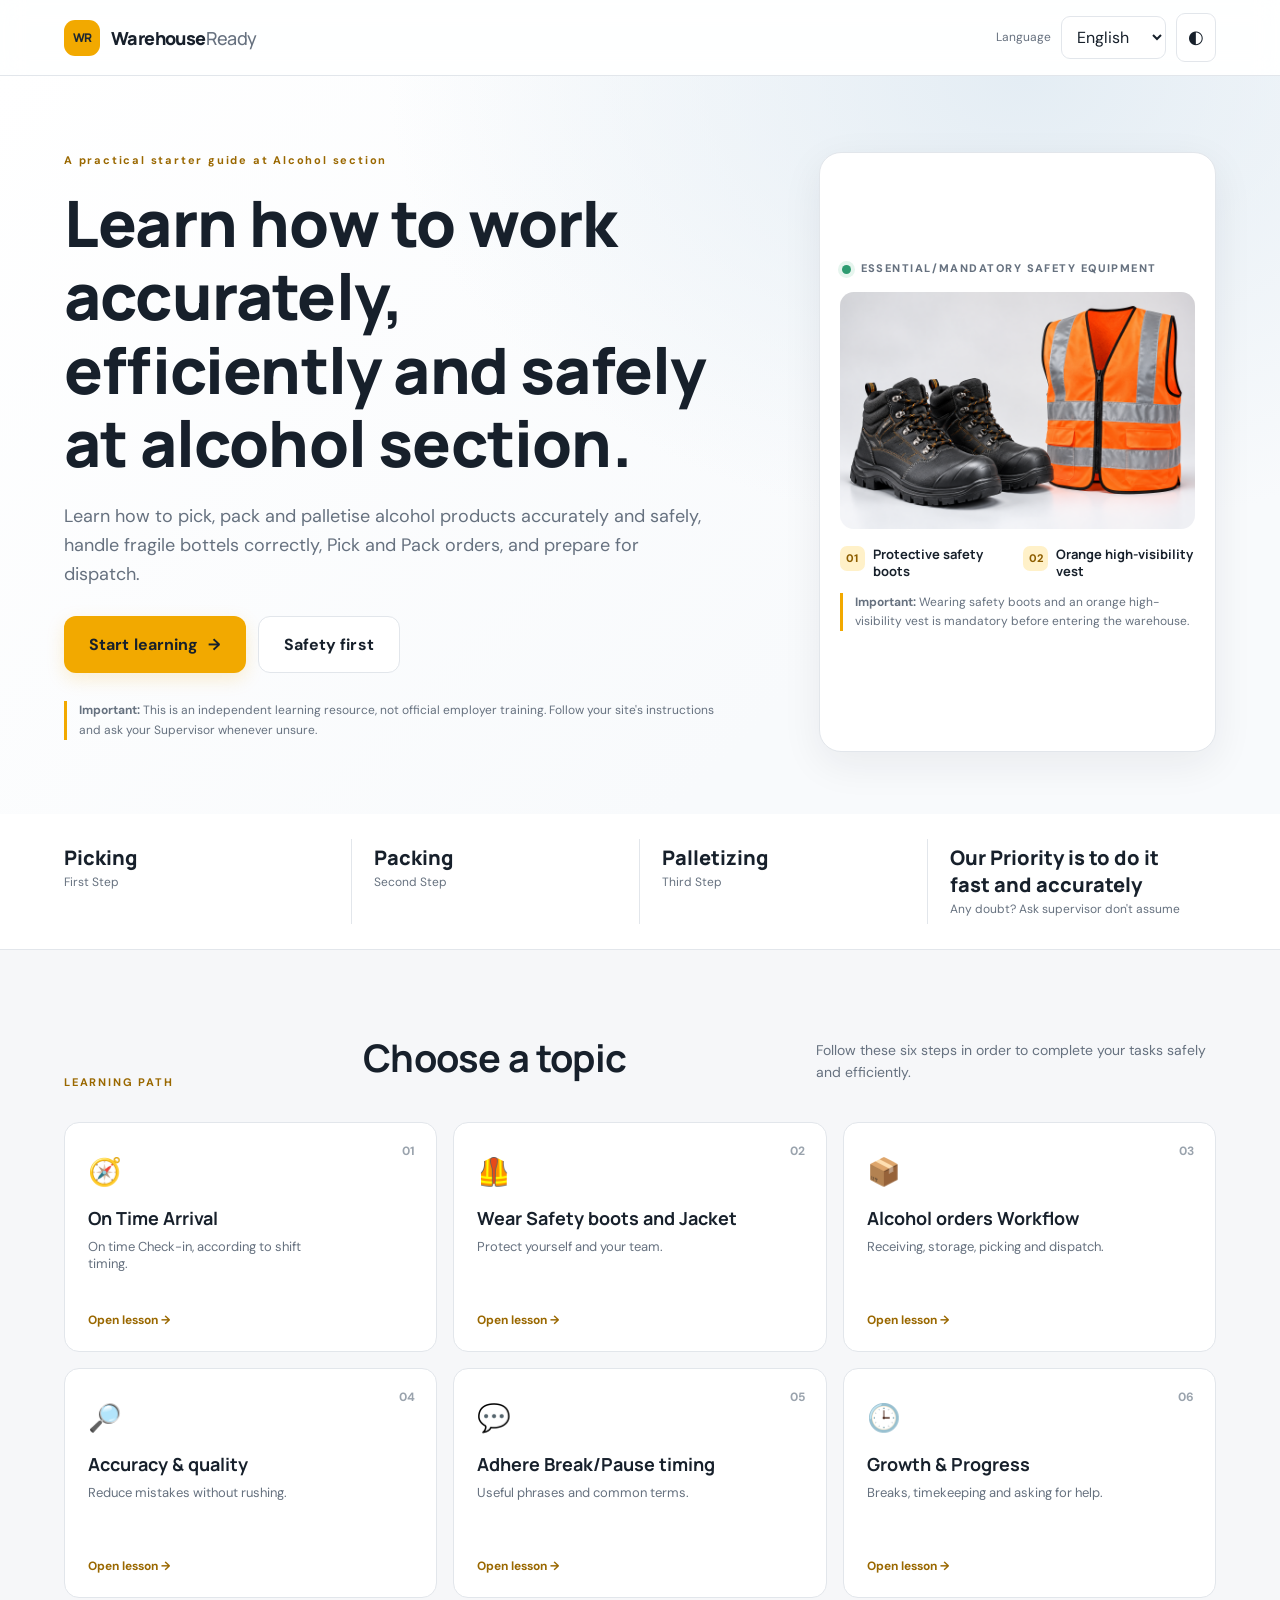
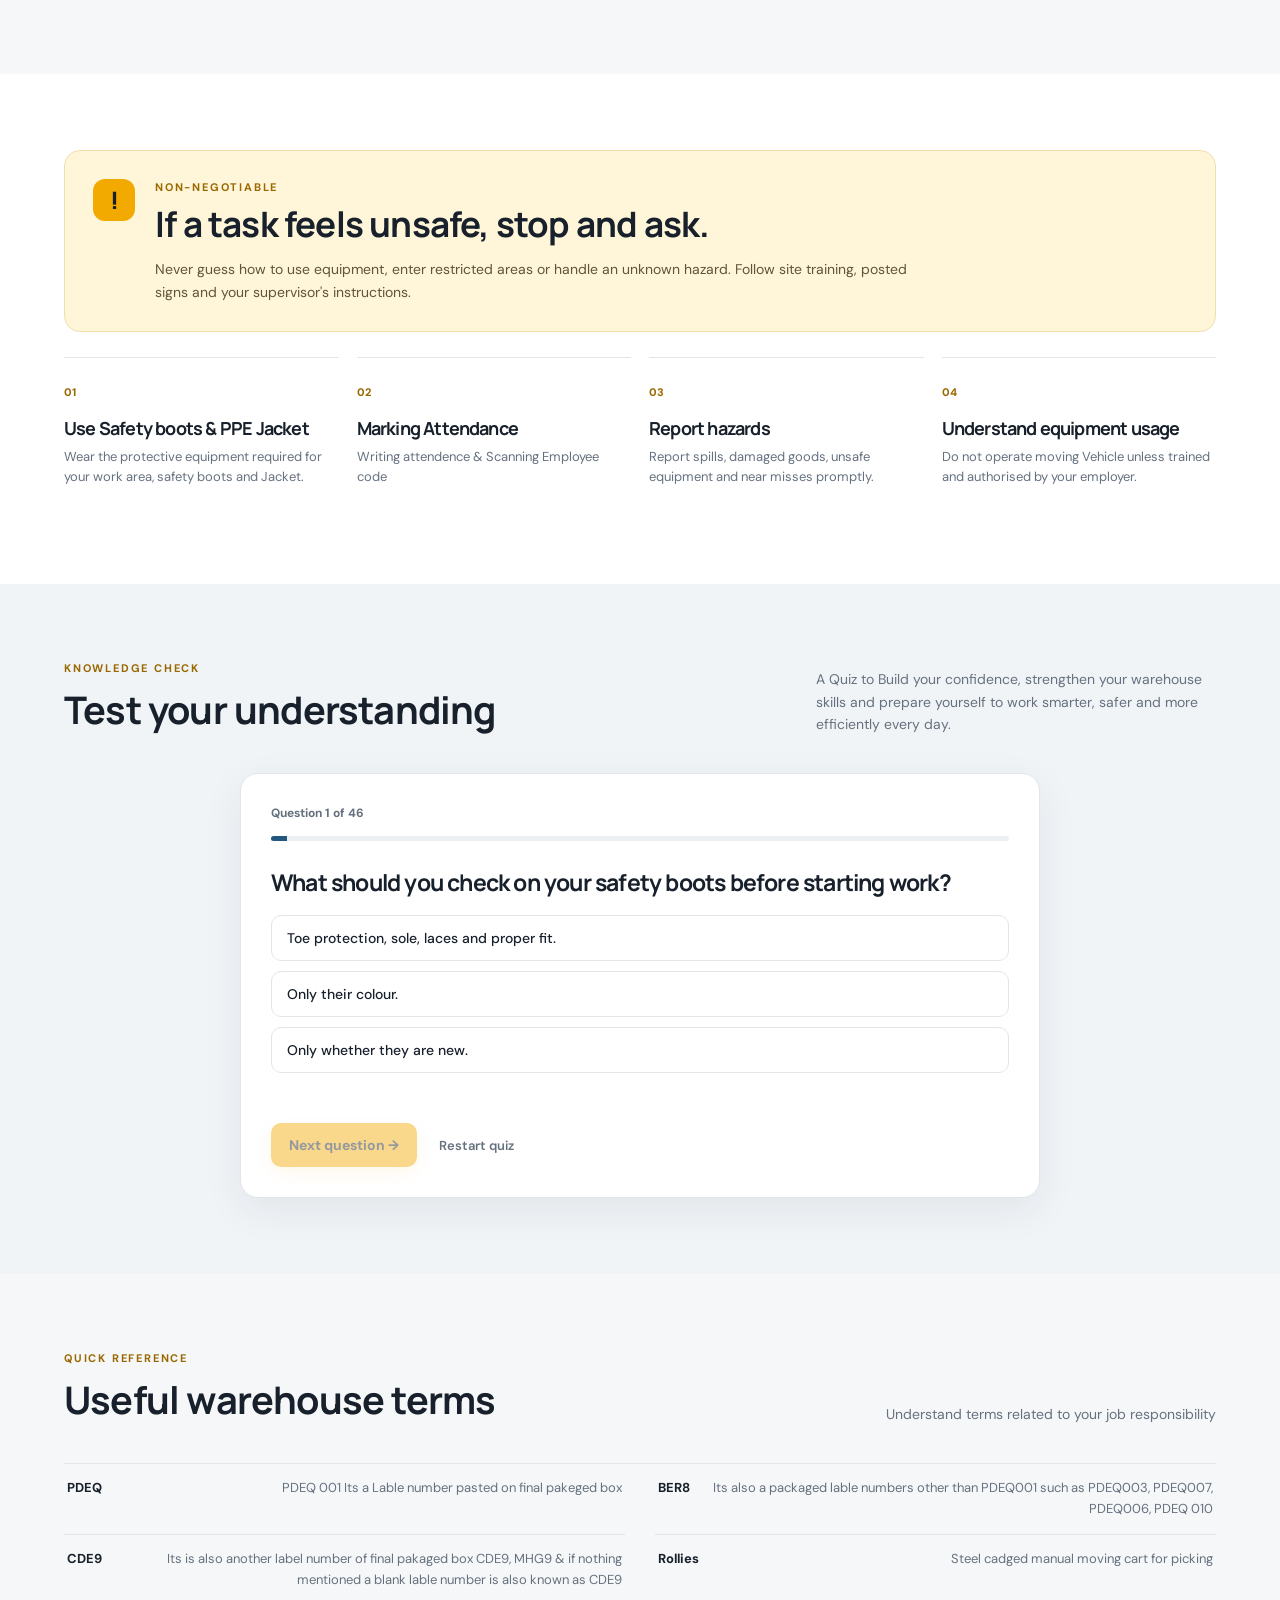
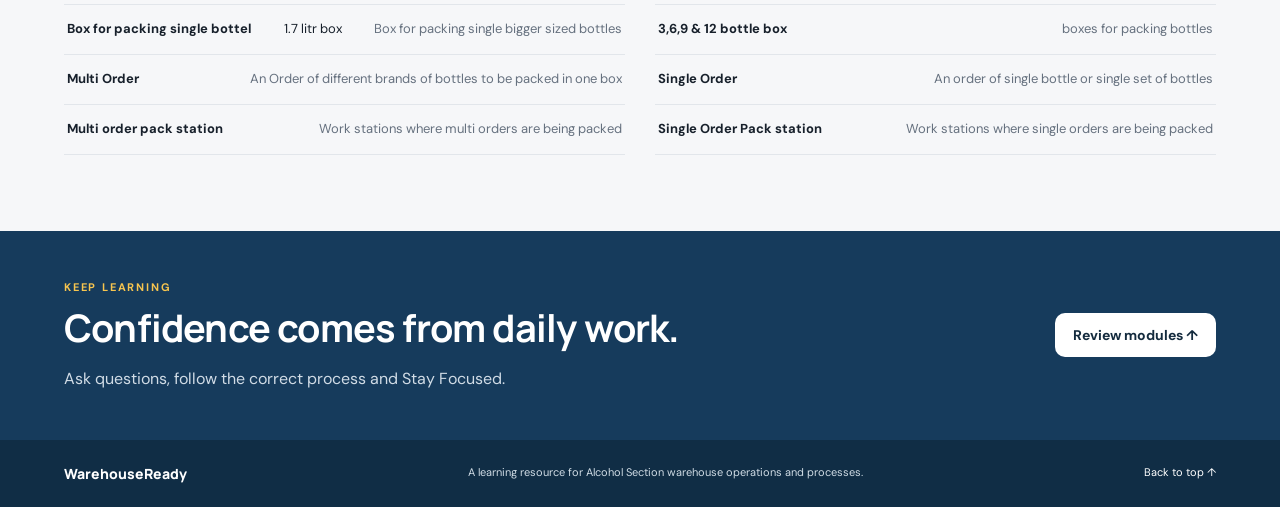
<file: index.html>
<!doctype html>
<html lang="en">
<head>
  <meta charset="utf-8">
  <meta name="viewport" content="width=device-width, initial-scale=1">
  <meta name="description" content="Independent beginner guide for warehouse workers in Germany: safety, common terms, work routines and practice quizzes.">
  <title>Warehouse Ready | New Starter Guide</title>
  <link rel="stylesheet" href="styles.css">
  <link rel="stylesheet" href="process-strip.css">
  <script src="translations.js" defer></script>
</head>
<body>
  <a class="skip-link" href="#main">Skip to content</a>
  <header class="topbar">
    <a class="brand" href="#" aria-label="Warehouse Ready home"><span class="brand-mark">WR</span><span>Warehouse<span class="brand-light">Ready</span></span></a>
    <nav class="top-actions" aria-label="Main controls">
      <label class="language-label" for="language">Language</label>
  <select id="language" aria-label="Choose language">
    <option value="en">English</option>
    <option value="de">Deutsch</option>
  </select>
      <button class="theme-toggle" id="themeToggle" type="button" aria-label="Toggle dark mode">◐</button>
    </nav>
  </header>

  <main id="main">
    <section class="hero">
      <div class="hero-copy">
        <div class="eyebrow" data-i18n="eyebrow">A practical starter guide at Alcohol section</div>
      <h1 data-i18n="heroTitle">
  Learn how to work accurately, efficiently and safely at alcohol section.
</h1>
        <p class="hero-subtitle" data-i18n="heroText">Learn how to pick, pack and palletise alcohol products accurately and safely, handle fragile bottels correctly, Pick and Pack orders, and prepare for dispatch.</p>
        <div class="hero-buttons">
          <a class="button button-primary hero-cta" href="#learning-path" data-i18n="startLearning">Start learning <span aria-hidden="true">→</span></a>
          <a class="button button-secondary hero-cta" href="safety-first.html" data-i18n="safetyFirst">Safety first</a>
        </div>
        <p class="notice"><strong data-i18n="important">Important:</strong> <span data-i18n="noticeText">This is an independent learning resource, not official employer training. Follow your site's instructions and ask your Supervisor whenever unsure.</span></p>
      </div>
      <div class="ppe-showcase" aria-label="Warehouse safety equipment">
        <div class="ppe-showcase-heading">
          <span class="ppe-status-dot" aria-hidden="true"></span>
          <span data-i18n="ppeHeading">ESSENTIAL/MANDATORY SAFETY EQUIPMENT</span>
        </div>
        <img class="ppe-product-image" src="safety-ppe.png" alt="A pair of black industrial safety boots beside an orange high-visibility safety vest with reflective strips">
        <div class="ppe-caption">
          <div><span class="ppe-number">01</span><strong data-i18n="ppeBoots">Protective safety boots</strong></div>
          <div><span class="ppe-number">02</span><strong data-i18n="ppeVest">Orange high-visibility vest</strong></div>
        </div>
        <p class="notice">

  <strong data-i18n="important">Important:</strong>

  <span data-i18n="safetyNotice">
    Wearing safety boots and an orange high-visibility vest
    is mandatory before entering the warehouse.
  </span>

</p>
      </div>
      <div class="sr-only" aria-hidden="true"><span id="progressText">0 / 6</span><div id="progressBar"></div></div>
    </section>

    <section class="stats-row" aria-label="Guide features">
      <div><strong>Picking</strong><span data-i18n="statModules">First Step</span></div>
      <div><strong>Packing</strong><span data-i18n="statLanguages">Second Step</span></div>
      <div><strong>Palletizing</strong><span data-i18n="statLessons">Third Step</span></div>
      <div><strong>Our Priority is to do it fast and accurately</strong><span data-i18n="statQuiz">Any doubt? Ask supervisor don't assume</span></div>
    </section>

    <section class="section" id="learning-path">
      <div class="section-heading">
        <div class="eyebrow" data-i18n="learningPath">
  LEARNING PATH
</div>

<h2 data-i18n="chooseTopic">
  Choose a topic
</h2>

<p data-i18n="learningDescription">
  Follow these six steps in order to complete your tasks
  safely and efficiently.
</p>
      </div>
      <div class="module-grid" id="moduleGrid">
        <button class="module-card" data-module="first-day"><span class="module-number">01</span><span class="module-icon">🧭</span><span class="module-title" data-i18n="m1title">On Time Arrival</span><span class="module-desc" data-i18n="m1desc">On time Check-in, according to shift timing.</span><span class="module-link" data-i18n="openLesson">Open lesson →</span></button>
        <button class="module-card" data-module="safety"><span class="module-number">02</span><span class="module-icon">🦺</span><span class="module-title" data-i18n="m2title">Wear Safety boots and Jacket</span><span class="module-desc" data-i18n="m2desc">Protect yourself and your team.</span><span class="module-link" data-i18n="openLesson">Open lesson →</span></button>
        <button class="module-card" data-module="workflow"><span class="module-number">03</span><span class="module-icon">📦</span><span class="module-title" data-i18n="m3title">Alcohol orders Workflow </span><span class="module-desc" data-i18n="m3desc">Receiving, storage, picking and dispatch.</span><span class="module-link" data-i18n="openLesson">Open lesson →</span></button>
        <button class="module-card" data-module="quality"><span class="module-number">04</span><span class="module-icon">🔎</span><span class="module-title" data-i18n="m4title">Accuracy & quality</span><span class="module-desc" data-i18n="m4desc">Reduce mistakes without rushing.</span><span class="module-link" data-i18n="openLesson">Open lesson →</span></button>
        <button class="module-card" data-module="german"><span class="module-number">05</span><span class="module-icon">💬</span><span class="module-title" data-i18n="m5title">Adhere Break/Pause timing</span><span class="module-desc" data-i18n="m5desc">Useful phrases and common terms.</span><span class="module-link" data-i18n="openLesson">Open lesson →</span></button>
        <button class="module-card" data-module="rights"><span class="module-number">06</span><span class="module-icon">🕒</span><span class="module-title" data-i18n="m6title">Growth & Progress</span><span class="module-desc" data-i18n="m6desc">Breaks, timekeeping and asking for help.</span><span class="module-link" data-i18n="openLesson">Open lesson →</span></button>
      </div>
    </section>

    <section class="lesson-area" id="lessonArea" hidden>
      <div class="lesson-top"><span class="eyebrow" data-i18n="lesson">LESSON</span><button class="text-button" id="closeLesson" data-i18n="close">✕ Close</button></div>
      <div id="lessonContent"></div>
      <div class="lesson-footer"><button class="button button-primary" id="markComplete" data-i18n="markComplete">Mark as completed ✓</button><span id="lessonStatus" aria-live="polite"></span></div>
    </section>

    <section class="section safety-section" id="safety">
      <div class="safety-banner">
        <div class="safety-symbol">!</div>
        <div><div class="eyebrow" data-i18n="nonNegotiable">NON-NEGOTIABLE</div><h2 data-i18n="stopUnsafe">If a task feels unsafe, stop and ask.</h2><p data-i18n="safetyBannerText">Never guess how to use equipment, enter restricted areas or handle an unknown hazard. Follow site training, posted signs and your supervisor's instructions.</p></div>
      </div>
      <div class="safety-grid">
        <article><span>01</span><h3 data-i18n="safe1title">Use Safety boots & PPE Jacket</h3><p data-i18n="safe1text">Wear the protective equipment required for your work area, safety boots and Jacket.</p></article>
        <article><span>02</span><h3 data-i18n="safe2title">Marking Attendance</h3><p data-i18n="safe2text">Writing attendence & Scanning Employee code</p></article>
        <article><span>03</span><h3 data-i18n="safe3title">Report hazards</h3><p data-i18n="safe3text">Report spills, damaged goods, unsafe equipment and near misses promptly.</p></article>
        <article><span>04</span><h3 data-i18n="safe4title">Understand equipment usage</h3><p data-i18n="safe4text">Do not operate moving Vehicle unless trained and authorised by your employer.</p></article>
      </div>
    </section>

    <section class="section quiz-section" id="quiz">
      <div class="section-heading">
        <div><div class="eyebrow" data-i18n="knowledgeCheck">KNOWLEDGE CHECK</div><h2 data-i18n="testYourself">Test your understanding</h2></div>
        <p data-i18n="quizIntro">A Quiz to Build your confidence, strengthen your warehouse skills and prepare yourself to work smarter, safer and more efficiently every day.</p>
      </div>
      <div class="quiz-card">
        <div class="quiz-progress"><span id="quizCount">Question 1 of 5</span><span id="quizScore"></span></div>
        <div class="quiz-track"><div id="quizBar"></div></div>
        <h3 id="questionText"></h3>
        <div id="answerOptions" class="answer-options"></div>
        <p id="feedback" class="feedback" aria-live="polite"></p>
        <div class="quiz-controls"><button id="nextQuestion" class="button button-primary" disabled data-i18n="nextQuestion">Next question →</button><button id="restartQuiz" class="text-button" data-i18n="restartQuiz">Restart quiz</button></div>
      </div>
    </section>

    <section class="section glossary-section">
      <div class="section-heading"><div><div class="eyebrow" data-i18n="quickReference">QUICK REFERENCE</div><h2 data-i18n="germanTerms">Useful  warehouse terms</h2></div><p data-i18n="glossaryIntro">Understand terms related to your job responsibility</p></div>
      <div class="glossary" id="glossary">
        <div><strong>PDEQ</strong><span>PDEQ 001 Its a Lable number pasted on final pakeged box</span></div><div><strong>BER8</strong><span>Its also a packaged lable numbers other than PDEQ001 such as PDEQ003, PDEQ007, PDEQ006, PDEQ 010 </span></div><div><strong>CDE9</strong><span> Its is also another label number of final pakaged box CDE9, MHG9 & if nothing mentioned a blank lable number is also known as CDE9</span></div><div><strong>Rollies</strong><span>Steel cadged manual moving cart for picking</span></div><div><strong>Box for packing single bottel</strong>1.7 litr box<span>Box for packing single bigger sized bottles</span></div><div><strong>3,6,9 & 12 bottle box</strong><span>boxes for packing bottles </span></div><div><strong>Multi Order</strong><span> An Order of different brands of bottles to be packed in one box</span></div><div><strong>Single Order</strong><span>An order of single bottle or single set of bottles</span></div><div><strong>Multi order pack station</strong><span>Work stations where multi orders are being packed</span></div><div><strong>Single Order Pack station</strong><span>Work stations where single orders are being packed</span></div>
      </div>
    </section>

    <section class="final-cta">
      <div><div class="eyebrow" data-i18n="keepLearning">KEEP LEARNING</div><h2 data-i18n="confidenceComes">Confidence comes from daily work.</h2><p data-i18n="ctaText">Ask questions, follow the correct process and Stay Focused.</p></div>
      <a class="button button-light" href="#learning-path" data-i18n="reviewModules">Review modules ↑</a>
    </section>
  </main>
  <footer><span>WarehouseReady</span><span data-i18n="footerNote">A learning resource for Alcohol Section warehouse operations and processes.</span><a href="#main" data-i18n="backTop">Back to top ↑</a></footer>
  <script src="script.js"></script>
</body>
</html>
</file>
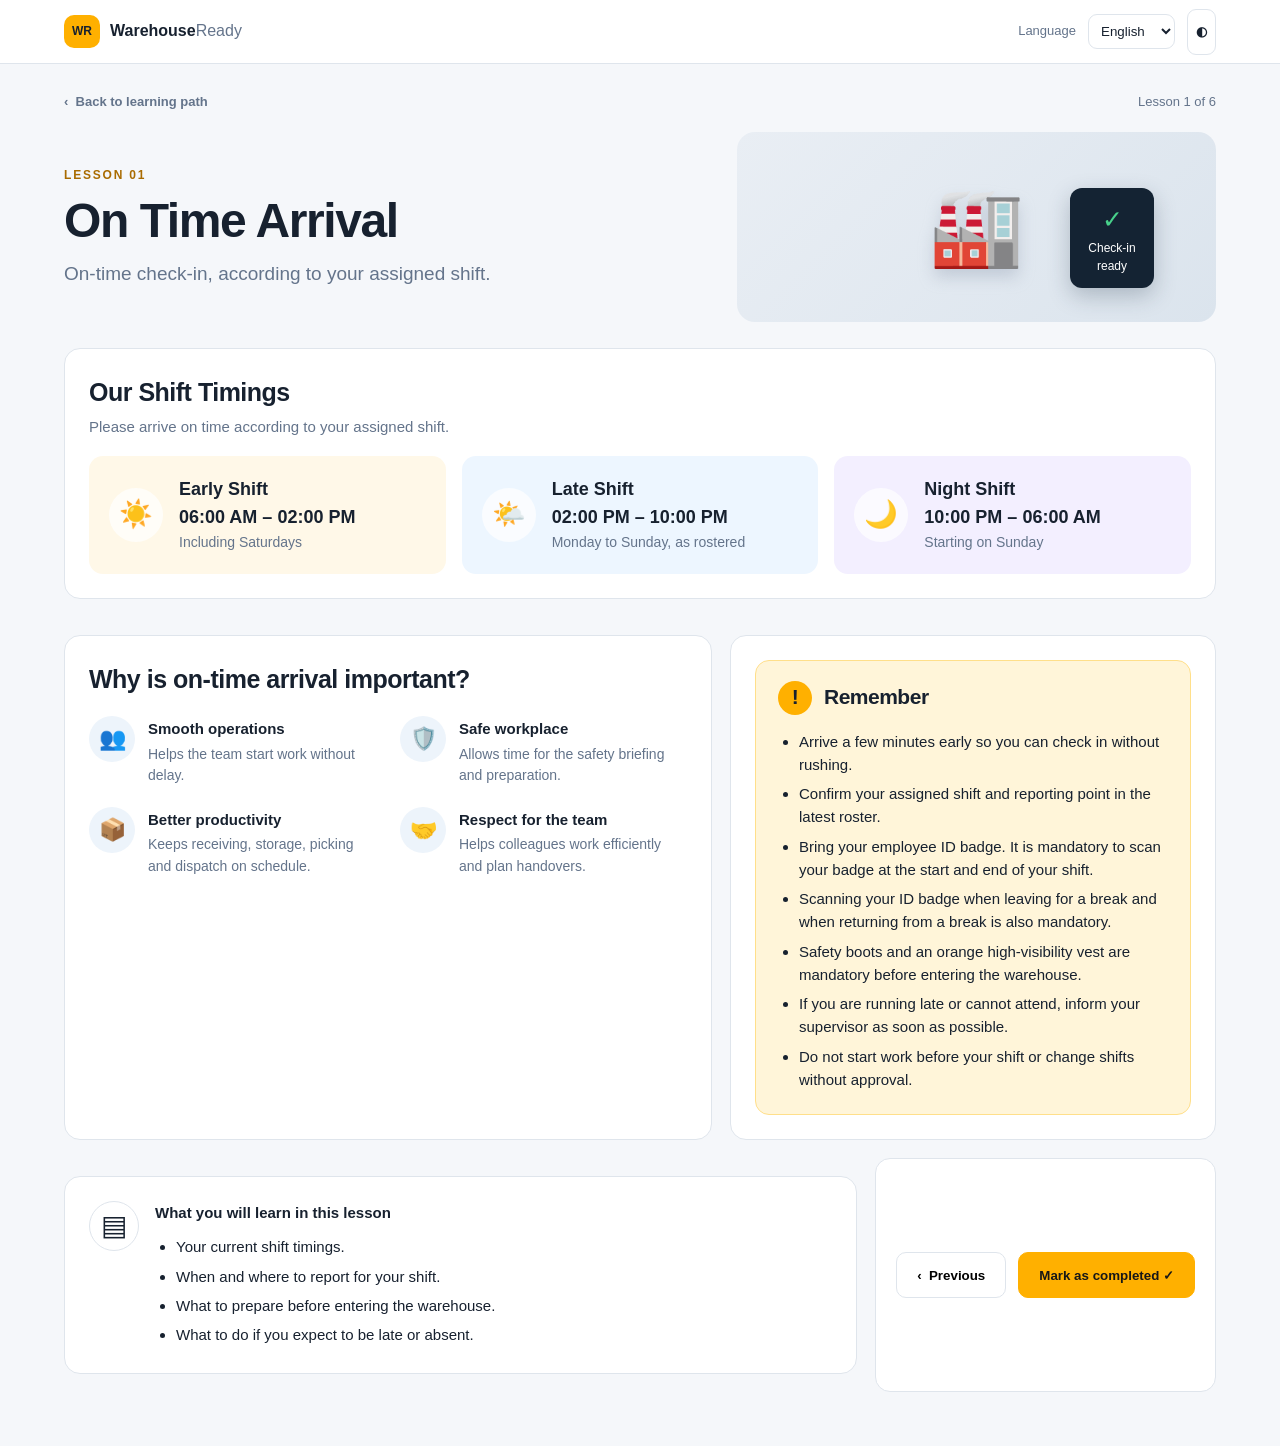
<file: lesson-01.html>
<!DOCTYPE html>
<html lang="en">
<head>
<meta charset="UTF-8">
<meta name="viewport" content="width=device-width, initial-scale=1">
<title>Lesson 01 — On Time Arrival | WarehouseReady</title>

<style>
:root{
  --ink:#17212f;
  --muted:#64748b;
  --line:#dfe5ec;
  --gold:#f5a900;
  --bg:#f5f7fa;
  --white:#fff
}

*{box-sizing:border-box}

body{
  margin:0;
  background:var(--bg);
  color:var(--ink);
  font:15px/1.55 -apple-system,BlinkMacSystemFont,"Segoe UI",Arial,sans-serif
}

header{
  height:64px;
  background:#fff;
  border-bottom:1px solid var(--line);
  display:flex;
  align-items:center;
  justify-content:space-between;
  padding:0 max(5vw,22px)
}

.brand{
  display:flex;
  align-items:center;
  gap:10px;
  font-weight:800;
  font-size:16px
}

.badge{
  background:#ffb000;
  border-radius:10px;
  padding:7px 8px;
  font-size:12px
}

.header-right{
  display:flex;
  align-items:center;
  gap:12px;
  color:var(--muted);
  font-size:13px
}

select,.theme{
  border:1px solid var(--line);
  border-radius:9px;
  padding:8px;
  background:#fff;
  color:var(--ink)
}

main{
  max-width:1380px;
  margin:0 auto;
  padding:28px 5vw 54px
}

.topline{
  display:flex;
  justify-content:space-between;
  align-items:center;
  margin-bottom:20px;
  color:var(--muted);
  font-size:13px
}

a{color:inherit}

.back{
  font-weight:650;
  text-decoration:none
}

.back:hover{color:#a66d00}

.hero{
  display:grid;
  grid-template-columns:1.2fr .9fr;
  gap:34px;
  align-items:center;
  margin:12px 0 26px
}

.eyebrow{
  color:#a96b00;
  font-size:12px;
  letter-spacing:1.8px;
  font-weight:800
}

h1{
  font-size:clamp(34px,4vw,48px);
  line-height:1.08;
  margin:10px 0 12px;
  letter-spacing:-1.4px
}

.lead{
  font-size:19px;
  color:var(--muted);
  margin:0
}

.hero-art{
  min-height:190px;
  border-radius:18px;
  background:linear-gradient(135deg,#e9eef4,#dbe4ed);
  display:flex;
  align-items:center;
  justify-content:center;
  position:relative;
  overflow:hidden
}

.warehouse{
  font-size:76px;
  filter:drop-shadow(0 8px 8px #8391a455)
}

.checkin{
  position:absolute;
  right:13%;
  bottom:18%;
  background:#142333;
  color:#fff;
  border-radius:12px;
  padding:12px 18px;
  font-size:12px;
  text-align:center;
  box-shadow:0 8px 22px #26384a44
}

.check{
  display:block;
  color:#48d18b;
  font-size:25px
}

.panel{
  background:#fff;
  border:1px solid var(--line);
  border-radius:16px;
  padding:24px;
  margin:18px 0
}

h2{
  font-size:25px;
  letter-spacing:-.5px;
  margin:0 0 3px
}

.sub{
  color:var(--muted);
  margin:0 0 18px
}

.shifts{
  display:grid;
  grid-template-columns:repeat(3,1fr);
  gap:16px
}

.shift{
  border-radius:14px;
  padding:20px;
  display:flex;
  gap:16px;
  align-items:center;
  min-height:112px
}

.early{background:#fff8e8}
.late{background:#edf6ff}
.night{background:#f3efff}

.symbol{
  width:54px;
  height:54px;
  border-radius:50%;
  background:#ffffffb8;
  display:grid;
  place-items:center;
  font-size:27px;
  flex:none
}

.shift strong{
  display:block;
  font-size:18px
}

.time{
  font-size:18px;
  font-weight:650
}

.note{
  color:var(--muted);
  font-size:14px
}

.two-col{
  display:grid;
  grid-template-columns:1.2fr .9fr;
  gap:18px
}

.benefits{
  display:grid;
  grid-template-columns:1fr 1fr;
  gap:20px 24px;
  margin-top:18px
}

.benefit{
  display:flex;
  gap:13px;
  align-items:flex-start
}

.ico{
  width:46px;
  height:46px;
  border-radius:50%;
  display:grid;
  place-items:center;
  background:#edf4fb;
  font-size:22px;
  flex:none
}

.benefit b{
  display:block;
  margin:1px 0 3px
}

.benefit p{
  margin:0;
  color:var(--muted);
  font-size:14px
}

.remember{
  background:#fff5d9;
  border:1px solid #ffdf8a;
  border-radius:14px;
  padding:20px 22px
}

.remember h2{
  font-size:21px;
  display:flex;
  gap:12px;
  align-items:center;
  margin-bottom:12px
}

.warn{
  width:34px;
  height:34px;
  border-radius:50%;
  background:#ffb000;
  display:grid;
  place-items:center;
  font-weight:900
}

ul{
  padding-left:21px;
  margin:8px 0 0
}

li{padding:3px 0}

.bottom{
  display:grid;
  grid-template-columns:1fr auto;
  gap:18px;
  align-items:stretch
}

.learn{
  display:flex;
  gap:16px;
  align-items:flex-start
}

.doc{
  font-size:28px;
  border:1px solid var(--line);
  border-radius:50%;
  width:50px;
  height:50px;
  display:grid;
  place-items:center;
  flex:none
}

.actions{
  display:flex;
  align-items:center;
  gap:12px;
  background:#fff;
  border:1px solid var(--line);
  border-radius:15px;
  padding:20px
}

button{
  border:1px solid var(--line);
  background:#fff;
  padding:13px 20px;
  border-radius:10px;
  font-weight:700;
  cursor:pointer;
  min-height:46px
}

.primary{
  background:#ffb000;
  border-color:#ffb000;
  color:#171717
}

.primary:hover{background:#efa300}

button:focus,a:focus,select:focus{
  outline:3px solid #f5a90066;
  outline-offset:2px
}

#done{
  display:none;
  color:#147a4b;
  font-weight:700;
  margin-top:10px
}

@media(max-width:850px){
  .hero,.two-col{grid-template-columns:1fr}
  .shifts{grid-template-columns:1fr}
  .bottom{grid-template-columns:1fr}
  .actions{justify-content:space-between}
}

@media(max-width:520px){
  header{padding:0 16px}
  .header-right label{display:none}
  main{padding:20px 16px 36px}
  .topline{align-items:flex-start;gap:10px}
  .hero-art{min-height:155px}
  .panel{padding:18px}
  .benefits{grid-template-columns:1fr}
  .time{font-size:16px}
  .actions{padding:14px}
}
</style>
</head>

<body>

<header>
  <div class="brand">
    <span class="badge">WR</span>
    <span>Warehouse<span style="font-weight:500;color:#64748b">Ready</span></span>
  </div>

  <div class="header-right">
    <label for="lang">Language</label>

    <!-- Corrected language selector -->
    <select id="lang" aria-label="Language">
      <option value="en">English</option>
      <option value="de">Deutsch</option>
    </select>

    <button class="theme" type="button" aria-label="Theme">◐</button>
  </div>
</header>

<main>

  <div class="topline">
    <a class="back" href="./index.html">‹ &nbsp;Back to learning path</a>
    <span>Lesson 1 of 6</span>
  </div>

  <section class="hero">
    <div>
      <div class="eyebrow">LESSON 01</div>
      <h1>On Time Arrival</h1>
      <p class="lead">On-time check-in, according to your assigned shift.</p>
    </div>

    <div class="hero-art" role="img" aria-label="Warehouse worker checking in at an attendance terminal">
      <div class="warehouse">🏭</div>
      <div class="checkin">
        <span class="check">✓</span>
        Check-in<br>ready
      </div>
    </div>
  </section>

  <section class="panel">
    <h2>Our Shift Timings</h2>
    <p class="sub">Please arrive on time according to your assigned shift.</p>

    <div class="shifts">

      <div class="shift early">
        <div class="symbol">☀️</div>
        <div>
          <strong>Early Shift</strong>
          <div class="time">06:00 AM – 02:00 PM</div>
          <div class="note">Including Saturdays</div>
        </div>
      </div>

      <div class="shift late">
        <div class="symbol">🌤️</div>
        <div>
          <strong>Late Shift</strong>
          <div class="time">02:00 PM – 10:00 PM</div>
          <div class="note">Monday to Sunday, as rostered</div>
        </div>
      </div>

      <div class="shift night">
        <div class="symbol">🌙</div>
        <div>
          <strong>Night Shift</strong>
          <div class="time">10:00 PM – 06:00 AM</div>
          <div class="note">Starting on Sunday</div>
        </div>
      </div>

    </div>
  </section>

  <section class="two-col">

    <div class="panel">
      <h2>Why is on-time arrival important?</h2>

      <div class="benefits">

        <div class="benefit">
          <div class="ico">👥</div>
          <div>
            <b>Smooth operations</b>
            <p>Helps the team start work without delay.</p>
          </div>
        </div>

        <div class="benefit">
          <div class="ico">🛡️</div>
          <div>
            <b>Safe workplace</b>
            <p>Allows time for the safety briefing and preparation.</p>
          </div>
        </div>

        <div class="benefit">
          <div class="ico">📦</div>
          <div>
            <b>Better productivity</b>
            <p>Keeps receiving, storage, picking and dispatch on schedule.</p>
          </div>
        </div>

        <div class="benefit">
          <div class="ico">🤝</div>
          <div>
            <b>Respect for the team</b>
            <p>Helps colleagues work efficiently and plan handovers.</p>
          </div>
        </div>

      </div>
    </div>

    <aside class="panel">
      <div class="remember">

        <h2><span class="warn">!</span>Remember</h2>

        <ul>
          <li>Arrive a few minutes early so you can check in without rushing.</li>
          <li>Confirm your assigned shift and reporting point in the latest roster.</li>
          <li>Bring your employee ID badge. It is mandatory to scan your badge at the start and end of your shift.</li>
          <li>Scanning your ID badge when leaving for a break and when returning from a break is also mandatory.</li>
          <li>Safety boots and an orange high-visibility vest are mandatory before entering the warehouse.</li>
          <li>If you are running late or cannot attend, inform your supervisor as soon as possible.</li>
          <li>Do not start work before your shift or change shifts without approval.</li>
        </ul>

      </div>
    </aside>

  </section>

  <section class="bottom">

    <div class="panel learn">
      <div class="doc">▤</div>

      <div>
        <b>What you will learn in this lesson</b>

        <ul>
          <li>Your current shift timings.</li>
          <li>When and where to report for your shift.</li>
          <li>What to prepare before entering the warehouse.</li>
          <li>What to do if you expect to be late or absent.</li>
        </ul>

        <div id="done" role="status">✓ Lesson marked as completed.</div>
      </div>
    </div>

    <div class="actions">
      <a href="./index.html" style="text-decoration:none">
        <button type="button">‹ &nbsp;Previous</button>
      </a>

      <button class="primary" type="button" id="complete">
        Mark as completed ✓
      </button>
    </div>

  </section>

</main>

<script>
document.getElementById('complete').addEventListener('click', function(){
  document.getElementById('done').style.display = 'block';
  this.textContent = 'Completed ✓';
  this.disabled = true;
});
</script>

<!-- Shared English/German translation system -->
<script src="./lesson-language.js"></script>

</body>
</html>
</file>
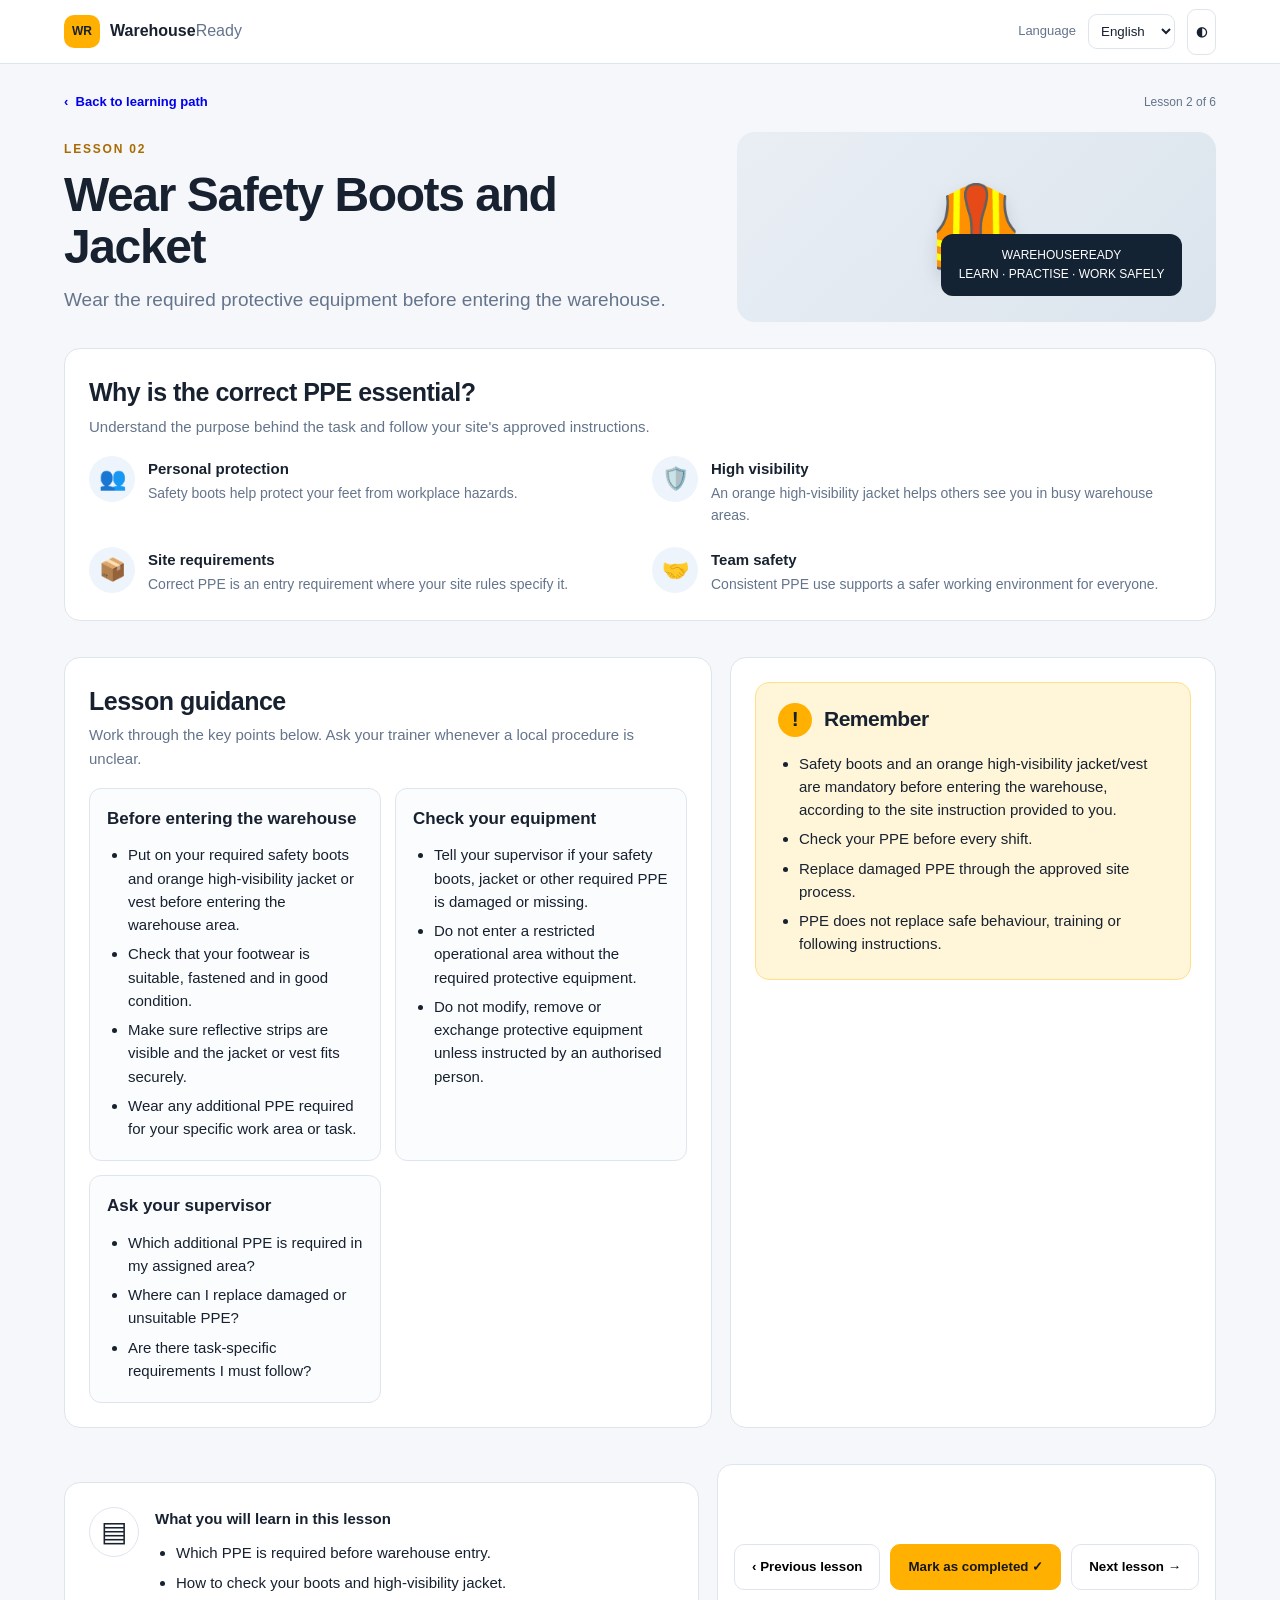
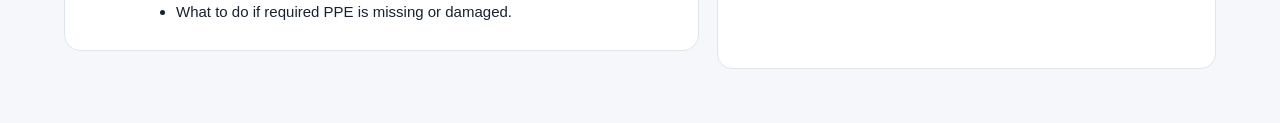
<file: lesson-02.html>
<!doctype html>
<html lang="en">

<head>
<meta charset="utf-8">
<meta name="viewport" content="width=device-width,initial-scale=1">
<meta name="description" content="WarehouseReady Lesson 2: Wear Safety Boots and Jacket.">
<title>Lesson 02 — Wear Safety Boots and Jacket | WarehouseReady</title>

<style>
:root{
  --ink:#17212f;
  --muted:#64748b;
  --line:#dfe5ec;
  --gold:#f5a900;
  --bg:#f5f7fa
}

*{box-sizing:border-box}

body{
  margin:0;
  background:var(--bg);
  color:var(--ink);
  font:15px/1.55 -apple-system,BlinkMacSystemFont,"Segoe UI",Arial,sans-serif
}

header{
  height:64px;
  background:#fff;
  border-bottom:1px solid var(--line);
  display:flex;
  align-items:center;
  justify-content:space-between;
  padding:0 max(5vw,22px)
}

.brand{
  display:flex;
  align-items:center;
  gap:10px;
  font-weight:800;
  font-size:16px;
  text-decoration:none;
  color:var(--ink)
}

.badge{
  background:#ffb000;
  border-radius:10px;
  padding:7px 8px;
  font-size:12px
}

.header-right{
  display:flex;
  align-items:center;
  gap:12px;
  color:var(--muted);
  font-size:13px
}

select,.theme{
  border:1px solid var(--line);
  border-radius:9px;
  padding:8px;
  background:#fff;
  color:var(--ink)
}

main{
  max-width:1380px;
  margin:0 auto;
  padding:28px 5vw 54px
}

.topline{
  display:flex;
  justify-content:space-between;
  align-items:center;
  margin-bottom:20px;
  color:var(--muted);
  font-size:13px
}

.back{
  font-weight:650;
  text-decoration:none
}

.back:hover{color:#a66d00}

.eyebrow{
  color:#a96b00;
  font-size:12px;
  letter-spacing:1.8px;
  font-weight:800
}

.hero{
  display:grid;
  grid-template-columns:1.2fr .9fr;
  gap:34px;
  align-items:center;
  margin:12px 0 26px
}

h1{
  font-size:clamp(34px,4vw,48px);
  line-height:1.08;
  margin:10px 0 12px;
  letter-spacing:-1.4px
}

.lead{
  font-size:19px;
  color:var(--muted);
  margin:0
}

.hero-art{
  min-height:190px;
  border-radius:18px;
  background:linear-gradient(135deg,#e9eef4,#dbe4ed);
  display:flex;
  align-items:center;
  justify-content:center;
  position:relative;
  overflow:hidden
}

.hero-icon{
  font-size:82px;
  filter:drop-shadow(0 8px 8px #8391a455)
}

.hero-tag{
  position:absolute;
  right:7%;
  bottom:14%;
  background:#142333;
  color:#fff;
  border-radius:12px;
  padding:12px 18px;
  font-size:12px;
  text-align:center
}

.panel{
  background:#fff;
  border:1px solid var(--line);
  border-radius:16px;
  padding:24px;
  margin:18px 0
}

h2{
  font-size:25px;
  letter-spacing:-.5px;
  margin:0 0 3px
}

.sub{
  color:var(--muted);
  margin:0 0 18px
}

.two-col{
  display:grid;
  grid-template-columns:1.2fr .9fr;
  gap:18px
}

.benefits{
  display:grid;
  grid-template-columns:1fr 1fr;
  gap:20px 24px;
  margin-top:18px
}

.benefit{
  display:flex;
  gap:13px;
  align-items:flex-start
}

.ico{
  width:46px;
  height:46px;
  border-radius:50%;
  display:grid;
  place-items:center;
  background:#edf4fb;
  font-size:22px;
  flex:none
}

.benefit b{
  display:block;
  margin:1px 0 3px
}

.benefit p{
  margin:0;
  color:var(--muted);
  font-size:14px
}

.remember{
  background:#fff5d9;
  border:1px solid #ffdf8a;
  border-radius:14px;
  padding:20px 22px
}

.remember h2{
  font-size:21px;
  display:flex;
  gap:12px;
  align-items:center;
  margin-bottom:12px
}

.warn{
  width:34px;
  height:34px;
  border-radius:50%;
  background:#ffb000;
  display:grid;
  place-items:center;
  font-weight:900
}

.guidance{
  display:grid;
  grid-template-columns:1fr 1fr;
  gap:14px
}

.guidance article{
  background:#fbfcfe;
  border:1px solid var(--line);
  border-radius:12px;
  padding:17px
}

.guidance h3{
  font-size:17px;
  margin:0 0 7px
}

ul{
  padding-left:21px;
  margin:8px 0 0
}

li{padding:3px 0}

.bottom{
  display:grid;
  grid-template-columns:1fr auto;
  gap:18px;
  align-items:stretch;
  margin-top:18px
}

.learn{
  display:flex;
  gap:16px;
  align-items:flex-start
}

.doc{
  font-size:28px;
  border:1px solid var(--line);
  border-radius:50%;
  width:50px;
  height:50px;
  display:grid;
  place-items:center;
  flex:none
}

.actions{
  display:flex;
  align-items:center;
  gap:10px;
  background:#fff;
  border:1px solid var(--line);
  border-radius:15px;
  padding:16px;
  flex-wrap:wrap
}

button{
  border:1px solid var(--line);
  background:#fff;
  padding:13px 17px;
  border-radius:10px;
  font-weight:700;
  cursor:pointer;
  min-height:46px
}

.primary{
  background:#ffb000;
  border-color:#ffb000;
  color:#171717
}

.primary:hover{background:#efa300}

button:focus,a:focus,select:focus{
  outline:3px solid #f5a90066;
  outline-offset:2px
}

#done{
  display:none;
  color:#147a4b;
  font-weight:700;
  margin-top:10px
}

.lesson-count{
  font-size:12px;
  color:var(--muted)
}

/* Dark mode */

body.dark{
  background:#111827;
  color:#e5e7eb
}

body.dark header,
body.dark .panel,
body.dark .actions{
  background:#1f2937;
  color:#e5e7eb;
  border-color:#374151
}

body.dark .lead,
body.dark .sub,
body.dark .benefit p,
body.dark .header-right{
  color:#aab7c8
}

body.dark .hero-art{
  background:linear-gradient(135deg,#263548,#334155)
}

body.dark .remember{
  background:#3a321f;
  border-color:#80621f
}

body.dark .guidance article{
  background:#202c3d;
  border-color:#374151
}

body.dark button:not(.primary),
body.dark select{
  background:#273449;
  color:#e5e7eb;
  border-color:#475569
}

@media(max-width:900px){
  .hero,.two-col{grid-template-columns:1fr}
  .bottom{grid-template-columns:1fr}
  .actions{justify-content:space-between}
}

@media(max-width:600px){
  header{padding:0 16px}
  .header-right label{display:none}
  main{padding:20px 16px 36px}
  .topline{align-items:flex-start;gap:10px}
  .hero-art{min-height:155px}
  .panel{padding:18px}
  .benefits,.guidance{grid-template-columns:1fr}
}

</style>
</head>

<body>

<header>

<a class="brand" href="./index.html" aria-label="WarehouseReady home">
  <span class="badge">WR</span>
  <span>Warehouse<span style="font-weight:500;color:#64748b">Ready</span></span>
</a>

<div class="header-right">
  <label for="lang">Language</label>

  <!-- English/German language selector -->
  <select id="lang" aria-label="Language">
    <option value="en">English</option>
    <option value="de">Deutsch</option>
  </select>

  <button class="theme" type="button" aria-label="Toggle dark mode">◐</button>
</div>

</header>

<main>

<div class="topline">
  <a class="back" href="./index.html#learning-path">‹ &nbsp;Back to learning path</a>
  <span class="lesson-count">Lesson 2 of 6</span>
</div>

<section class="hero">

<div>
  <div class="eyebrow">LESSON 02</div>
  <h1>Wear Safety Boots and Jacket</h1>
  <p class="lead">Wear the required protective equipment before entering the warehouse.</p>
</div>

<div class="hero-art" role="img" aria-label="Wear Safety Boots and Jacket">
  <div class="hero-icon">🦺</div>
  <div class="hero-tag">
    WAREHOUSEREADY<br>
    LEARN · PRACTISE · WORK SAFELY
  </div>
</div>

</section>

<section class="panel">

<h2>Why is the correct PPE essential?</h2>

<p class="sub">
Understand the purpose behind the task and follow your site's approved instructions.
</p>

<div class="benefits">

<div class="benefit">
  <div class="ico">👥</div>
  <div>
    <b>Personal protection</b>
    <p>Safety boots help protect your feet from workplace hazards.</p>
  </div>
</div>

<div class="benefit">
  <div class="ico">🛡️</div>
  <div>
    <b>High visibility</b>
    <p>An orange high-visibility jacket helps others see you in busy warehouse areas.</p>
  </div>
</div>

<div class="benefit">
  <div class="ico">📦</div>
  <div>
    <b>Site requirements</b>
    <p>Correct PPE is an entry requirement where your site rules specify it.</p>
  </div>
</div>

<div class="benefit">
  <div class="ico">🤝</div>
  <div>
    <b>Team safety</b>
    <p>Consistent PPE use supports a safer working environment for everyone.</p>
  </div>
</div>

</div>
</section>

<section class="two-col">

<div class="panel">

<h2>Lesson guidance</h2>

<p class="sub">
Work through the key points below. Ask your trainer whenever a local procedure is unclear.
</p>

<div class="guidance">

<article>
<h3>Before entering the warehouse</h3>
<ul>
<li>Put on your required safety boots and orange high-visibility jacket or vest before entering the warehouse area.</li>
<li>Check that your footwear is suitable, fastened and in good condition.</li>
<li>Make sure reflective strips are visible and the jacket or vest fits securely.</li>
<li>Wear any additional PPE required for your specific work area or task.</li>
</ul>
</article>

<article>
<h3>Check your equipment</h3>
<ul>
<li>Tell your supervisor if your safety boots, jacket or other required PPE is damaged or missing.</li>
<li>Do not enter a restricted operational area without the required protective equipment.</li>
<li>Do not modify, remove or exchange protective equipment unless instructed by an authorised person.</li>
</ul>
</article>

<article>
<h3>Ask your supervisor</h3>
<ul>
<li>Which additional PPE is required in my assigned area?</li>
<li>Where can I replace damaged or unsuitable PPE?</li>
<li>Are there task-specific requirements I must follow?</li>
</ul>
</article>

</div>
</div>

<aside class="panel">

<div class="remember">

<h2><span class="warn">!</span>Remember</h2>

<ul>
<li>Safety boots and an orange high-visibility jacket/vest are mandatory before entering the warehouse, according to the site instruction provided to you.</li>
<li>Check your PPE before every shift.</li>
<li>Replace damaged PPE through the approved site process.</li>
<li>PPE does not replace safe behaviour, training or following instructions.</li>
</ul>

</div>
</aside>

</section>

<section class="bottom">

<div class="panel learn">

<div class="doc">▤</div>

<div>

<b>What you will learn in this lesson</b>

<ul>
<li>Which PPE is required before warehouse entry.</li>
<li>How to check your boots and high-visibility jacket.</li>
<li>What to do if required PPE is missing or damaged.</li>
</ul>

<div id="done" role="status">
✓ Lesson marked as completed. Your learning progress has been saved.
</div>

</div>
</div>

<div class="actions">

<a href="./lesson-01.html" style="text-decoration:none">
  <button type="button">‹ Previous lesson</button>
</a>

<button class="primary" type="button" id="complete">
  Mark as completed ✓
</button>

<a href="./lesson-03.html" style="text-decoration:none">
  <button type="button">Next lesson →</button>
</a>

</div>

</section>

</main>

<script>
const lessonKey = 'safety';

const completeButton = document.getElementById("complete");
const doneMessage = document.getElementById("done");

function readCompleted() {
  try {
    return JSON.parse(localStorage.getItem("wr-completed") || "[]");
  } catch (error) {
    return [];
  }
}

function refreshCompletion() {
  if (readCompleted().includes(lessonKey)) {
    doneMessage.style.display = "block";
    completeButton.textContent = "Completed ✓";
    completeButton.disabled = true;
  }
}

completeButton.addEventListener("click", () => {
  const done = readCompleted();

  if (!done.includes(lessonKey)) {
    done.push(lessonKey);
  }

  localStorage.setItem("wr-completed", JSON.stringify(done));
  refreshCompletion();
});

/* Dark mode */

const themeButton = document.querySelector(".theme");

function applyDarkMode() {
  document.body.classList.toggle(
    "dark",
    localStorage.getItem("wr-dark") === "1"
  );
}

themeButton.addEventListener("click", () => {
  const isDark = !document.body.classList.contains("dark");

  document.body.classList.toggle("dark", isDark);
  localStorage.setItem("wr-dark", isDark ? "1" : "0");
});

applyDarkMode();
refreshCompletion();
</script>

<!-- Shared English/German translation system -->
<script src="./lesson-language.js"></script>

</body>
</html>
</file>
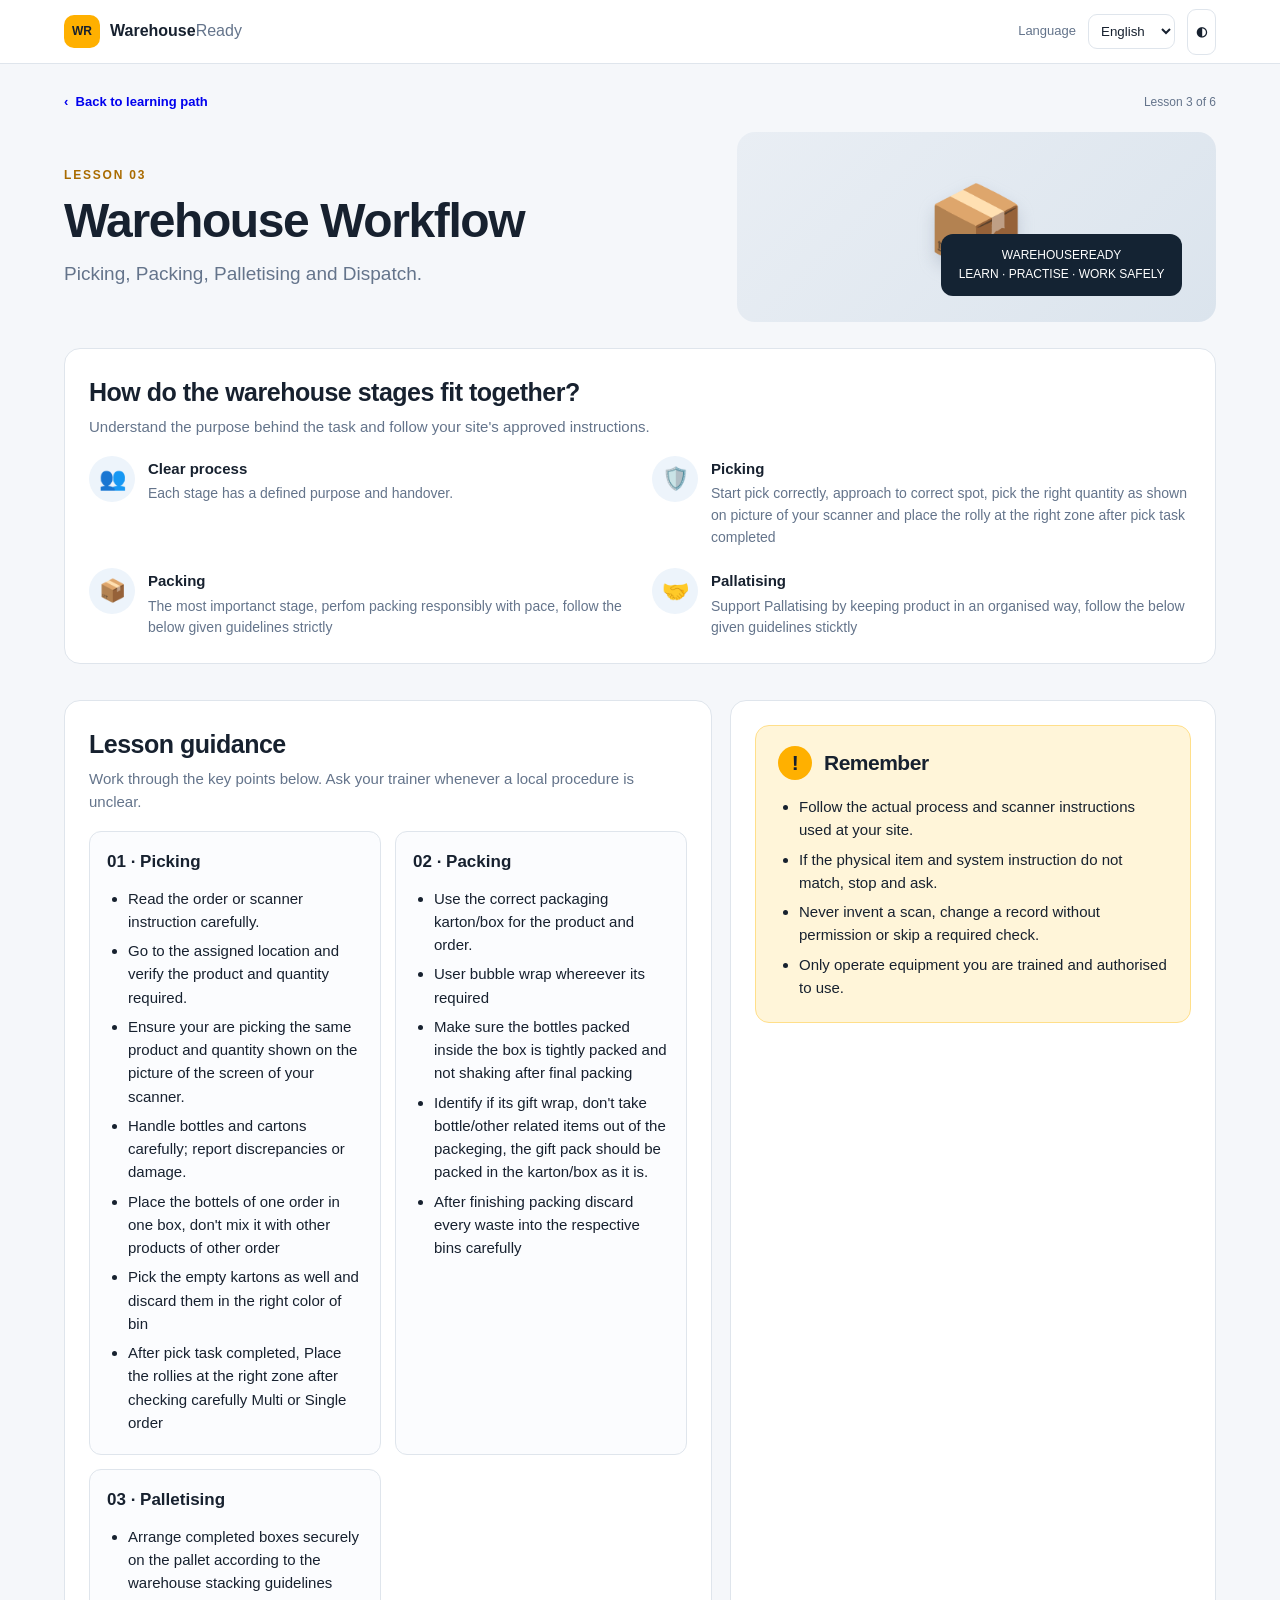
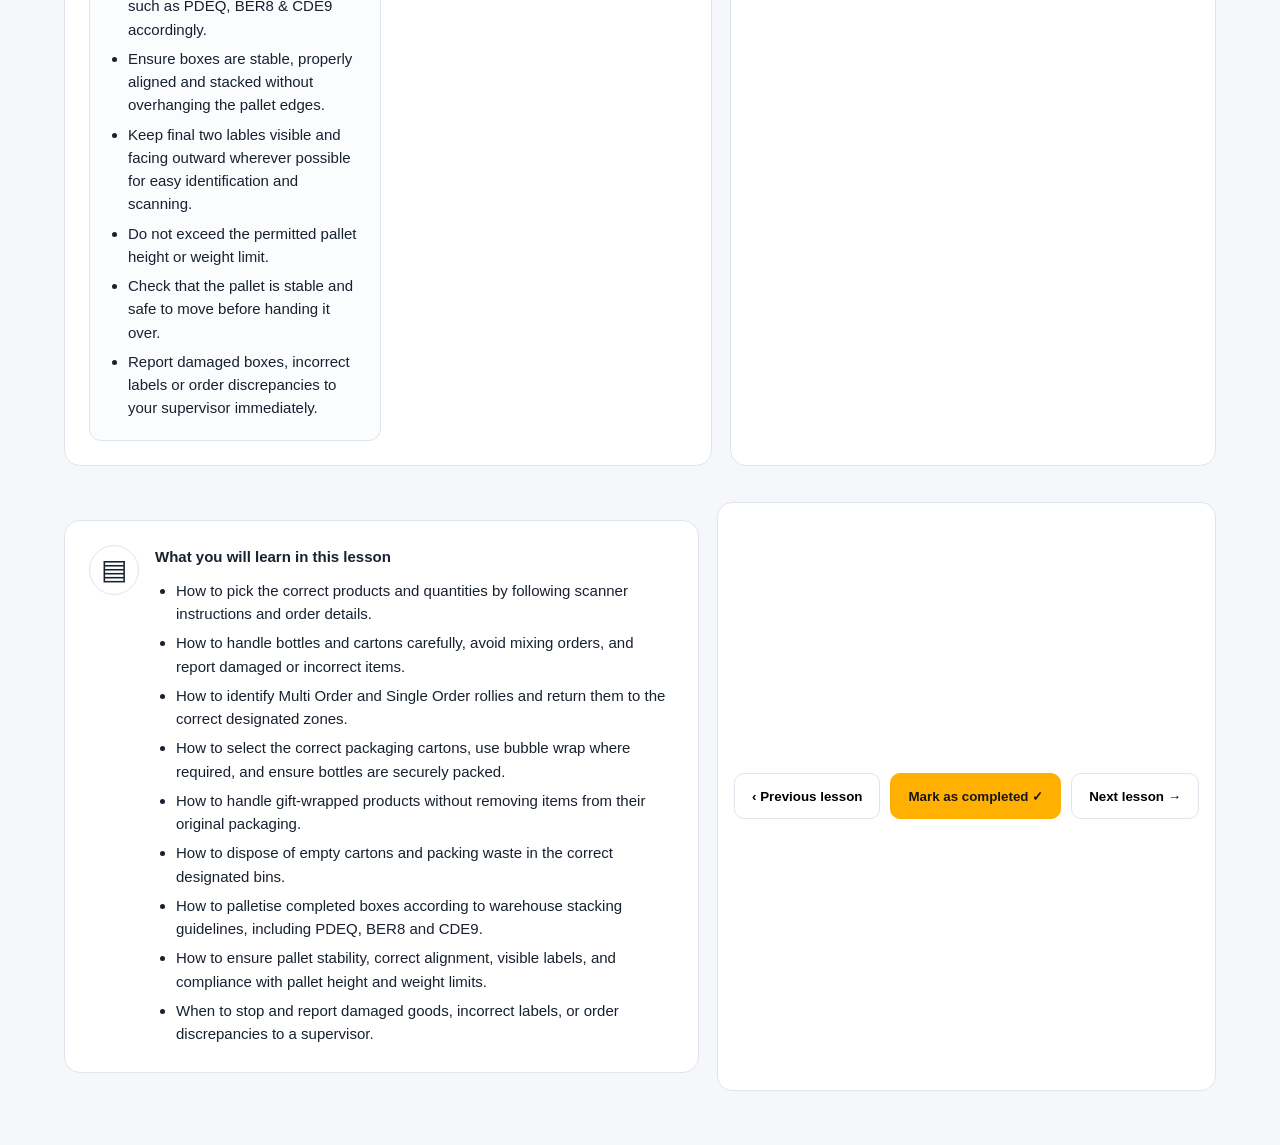
<file: lesson-03.html>
<!doctype html>
<html lang="en">

<head>
<meta charset="utf-8">
<meta name="viewport" content="width=device-width,initial-scale=1">
<meta name="description" content="WarehouseReady Lesson 3: Warehouse Workflow.">
<title>Lesson 03 — Warehouse Workflow | WarehouseReady</title>

<style>
:root{
  --ink:#17212f;
  --muted:#64748b;
  --line:#dfe5ec;
  --gold:#f5a900;
  --bg:#f5f7fa
}

*{box-sizing:border-box}

body{
  margin:0;
  background:var(--bg);
  color:var(--ink);
  font:15px/1.55 -apple-system,BlinkMacSystemFont,"Segoe UI",Arial,sans-serif
}

header{
  height:64px;
  background:#fff;
  border-bottom:1px solid var(--line);
  display:flex;
  align-items:center;
  justify-content:space-between;
  padding:0 max(5vw,22px)
}

.brand{
  display:flex;
  align-items:center;
  gap:10px;
  font-weight:800;
  font-size:16px;
  text-decoration:none;
  color:var(--ink)
}

.badge{
  background:#ffb000;
  border-radius:10px;
  padding:7px 8px;
  font-size:12px
}

.header-right{
  display:flex;
  align-items:center;
  gap:12px;
  color:var(--muted);
  font-size:13px
}

select,.theme{
  border:1px solid var(--line);
  border-radius:9px;
  padding:8px;
  background:#fff;
  color:var(--ink)
}

main{
  max-width:1380px;
  margin:0 auto;
  padding:28px 5vw 54px
}

.topline{
  display:flex;
  justify-content:space-between;
  align-items:center;
  margin-bottom:20px;
  color:var(--muted);
  font-size:13px
}

.back{
  font-weight:650;
  text-decoration:none
}

.back:hover{color:#a66d00}

.eyebrow{
  color:#a96b00;
  font-size:12px;
  letter-spacing:1.8px;
  font-weight:800
}

.hero{
  display:grid;
  grid-template-columns:1.2fr .9fr;
  gap:34px;
  align-items:center;
  margin:12px 0 26px
}

h1{
  font-size:clamp(34px,4vw,48px);
  line-height:1.08;
  margin:10px 0 12px;
  letter-spacing:-1.4px
}

.lead{
  font-size:19px;
  color:var(--muted);
  margin:0
}

.hero-art{
  min-height:190px;
  border-radius:18px;
  background:linear-gradient(135deg,#e9eef4,#dbe4ed);
  display:flex;
  align-items:center;
  justify-content:center;
  position:relative;
  overflow:hidden
}

.hero-icon{
  font-size:82px;
  filter:drop-shadow(0 8px 8px #8391a455)
}

.hero-tag{
  position:absolute;
  right:7%;
  bottom:14%;
  background:#142333;
  color:#fff;
  border-radius:12px;
  padding:12px 18px;
  font-size:12px;
  text-align:center
}

.panel{
  background:#fff;
  border:1px solid var(--line);
  border-radius:16px;
  padding:24px;
  margin:18px 0
}

h2{
  font-size:25px;
  letter-spacing:-.5px;
  margin:0 0 3px
}

.sub{
  color:var(--muted);
  margin:0 0 18px
}

.two-col{
  display:grid;
  grid-template-columns:1.2fr .9fr;
  gap:18px
}

.benefits{
  display:grid;
  grid-template-columns:1fr 1fr;
  gap:20px 24px;
  margin-top:18px
}

.benefit{
  display:flex;
  gap:13px;
  align-items:flex-start
}

.ico{
  width:46px;
  height:46px;
  border-radius:50%;
  display:grid;
  place-items:center;
  background:#edf4fb;
  font-size:22px;
  flex:none
}

.benefit b{
  display:block;
  margin:1px 0 3px
}

.benefit p{
  margin:0;
  color:var(--muted);
  font-size:14px
}

.remember{
  background:#fff5d9;
  border:1px solid #ffdf8a;
  border-radius:14px;
  padding:20px 22px
}

.remember h2{
  font-size:21px;
  display:flex;
  gap:12px;
  align-items:center;
  margin-bottom:12px
}

.warn{
  width:34px;
  height:34px;
  border-radius:50%;
  background:#ffb000;
  display:grid;
  place-items:center;
  font-weight:900
}

.guidance{
  display:grid;
  grid-template-columns:1fr 1fr;
  gap:14px
}

.guidance article{
  background:#fbfcfe;
  border:1px solid var(--line);
  border-radius:12px;
  padding:17px
}

.guidance h3{
  font-size:17px;
  margin:0 0 7px
}

ul{
  padding-left:21px;
  margin:8px 0 0
}

li{padding:3px 0}

.bottom{
  display:grid;
  grid-template-columns:1fr auto;
  gap:18px;
  align-items:stretch;
  margin-top:18px
}

.learn{
  display:flex;
  gap:16px;
  align-items:flex-start
}

.doc{
  font-size:28px;
  border:1px solid var(--line);
  border-radius:50%;
  width:50px;
  height:50px;
  display:grid;
  place-items:center;
  flex:none
}

.actions{
  display:flex;
  align-items:center;
  gap:10px;
  background:#fff;
  border:1px solid var(--line);
  border-radius:15px;
  padding:16px;
  flex-wrap:wrap
}

button{
  border:1px solid var(--line);
  background:#fff;
  padding:13px 17px;
  border-radius:10px;
  font-weight:700;
  cursor:pointer;
  min-height:46px
}

.primary{
  background:#ffb000;
  border-color:#ffb000;
  color:#171717
}

.primary:hover{background:#efa300}

button:focus,a:focus,select:focus{
  outline:3px solid #f5a90066;
  outline-offset:2px
}

#done{
  display:none;
  color:#147a4b;
  font-weight:700;
  margin-top:10px
}

.lesson-count{
  font-size:12px;
  color:var(--muted)
}

/* Dark mode */

body.dark{
  background:#111827;
  color:#e5e7eb
}

body.dark header,
body.dark .panel,
body.dark .actions{
  background:#1f2937;
  color:#e5e7eb;
  border-color:#374151
}

body.dark .lead,
body.dark .sub,
body.dark .benefit p,
body.dark .header-right{
  color:#aab7c8
}

body.dark .hero-art{
  background:linear-gradient(135deg,#263548,#334155)
}

body.dark .remember{
  background:#3a321f;
  border-color:#80621f
}

body.dark .guidance article{
  background:#202c3d;
  border-color:#374151
}

body.dark button:not(.primary),
body.dark select{
  background:#273449;
  color:#e5e7eb;
  border-color:#475569
}

@media(max-width:900px){
  .hero,.two-col{grid-template-columns:1fr}
  .bottom{grid-template-columns:1fr}
  .actions{justify-content:space-between}
}

@media(max-width:600px){
  header{padding:0 16px}
  .header-right label{display:none}
  main{padding:20px 16px 36px}
  .topline{align-items:flex-start;gap:10px}
  .hero-art{min-height:155px}
  .panel{padding:18px}
  .benefits,.guidance{grid-template-columns:1fr}
}
</style>
</head>

<body>

<header>

<a class="brand" href="./index.html" aria-label="WarehouseReady home">
  <span class="badge">WR</span>
  <span>Warehouse<span style="font-weight:500;color:#64748b">Ready</span></span>
</a>

<div class="header-right">
  <label for="lang">Language</label>

  <select id="lang" aria-label="Language">
    <option value="en">English</option>
    <option value="de">Deutsch</option>
  </select>

  <button class="theme" type="button" aria-label="Toggle dark mode">◐</button>
</div>

</header>

<main>

<div class="topline">
  <a class="back" href="./index.html#learning-path">‹ &nbsp;Back to learning path</a>
  <span class="lesson-count">Lesson 3 of 6</span>
</div>

<section class="hero">

<div>
  <div class="eyebrow">LESSON 03</div>
  <h1>Warehouse Workflow</h1>
  <p class="lead">Picking, Packing, Palletising and Dispatch.</p>
</div>

<div class="hero-art" role="img" aria-label="Warehouse Workflow">
  <div class="hero-icon">📦</div>
  <div class="hero-tag">
    WAREHOUSEREADY<br>
    LEARN · PRACTISE · WORK SAFELY
  </div>
</div>

</section>

<section class="panel">

<h2>How do the warehouse stages fit together?</h2>

<p class="sub">
Understand the purpose behind the task and follow your site's approved instructions.
</p>

<div class="benefits">

<div class="benefit">
  <div class="ico">👥</div>
  <div>
    <b>Clear process</b>
    <p>Each stage has a defined purpose and handover.</p>
  </div>
</div>

<div class="benefit">
  <div class="ico">🛡️</div>
  <div>
    <b>Picking</b>
    <p>Start pick correctly, approach to correct spot, pick the right quantity as shown on picture of your scanner and place the rolly at the right zone after pick task completed</p>
  </div>
</div>

<div class="benefit">
  <div class="ico">📦</div>
  <div>
    <b>Packing</b>
    <p>The most importanct stage, perfom packing responsibly with pace, follow the below given guidelines strictly</p>
  </div>
</div>

<div class="benefit">
  <div class="ico">🤝</div>
  <div>
    <b>Pallatising</b>
    <p>Support Pallatising by keeping product in an organised way, follow the below given guidelines sticktly</p>
  </div>
</div>

</div>
</section>

<section class="two-col">

<div class="panel">

<h2>Lesson guidance</h2>

<p class="sub">
Work through the key points below. Ask your trainer whenever a local procedure is unclear.
</p>

<div class="guidance">

<article>
<h3>01 · Picking</h3>
<ul>
<li>Read the order or scanner instruction carefully.</li>
<li>Go to the assigned location and verify the product and quantity required.</li>
<li>Ensure your are picking the same product and quantity shown on the picture of the screen of your scanner.</li>
<li>Handle bottles and cartons carefully; report discrepancies or damage.</li>
<li>Place the bottels of one order in one box, don't mix it with other products of other order</li>
<li>Pick the empty kartons as well and discard them in the right color of bin</li>  
<li>After pick task completed, Place the rollies at the right zone after checking carefully Multi or Single order</li>  
</ul>
</article>

<article>
<h3>02 · Packing </h3>
<ul>
<li>Use the correct packaging karton/box for the product and order.</li>
<li>User bubble wrap whereever its required</li>
<li>Make sure the bottles packed inside the box is tightly packed and not shaking after final packing</li>
<li>Identify if its gift wrap, don't take bottle/other related items out of the packeging, the gift pack should be packed in the karton/box as it is. </li>
<li>After finishing packing discard every waste into the respective bins carefully</li>
</ul>
</article>

<article>
<h3>03 · Palletising</h3>
<ul>
<li>Arrange completed boxes securely on the pallet according to the warehouse stacking guidelines such as PDEQ, BER8 & CDE9 accordingly.</li>
<li>Ensure boxes are stable, properly aligned and stacked without overhanging the pallet edges.</li>
<li>Keep final two lables visible and facing outward wherever possible for easy identification and scanning.</li>
<li>Do not exceed the permitted pallet height or weight limit.</li>
<li>Check that the pallet is stable and safe to move before handing it over.</li>
<li>Report damaged boxes, incorrect labels or order discrepancies to your supervisor immediately.</li>
</ul>
</article>

</div>
</div>

<aside class="panel">

<div class="remember">

<h2><span class="warn">!</span>Remember</h2>

<ul>
<li>Follow the actual process and scanner instructions used at your site.</li>
<li>If the physical item and system instruction do not match, stop and ask.</li>
<li>Never invent a scan, change a record without permission or skip a required check.</li>
<li>Only operate equipment you are trained and authorised to use.</li>
</ul>

</div>
</aside>

</section>

<section class="bottom">

<div class="panel learn">

<div class="doc">▤</div>

<div>

<b>What you will learn in this lesson</b>

<ul>
<li>How to pick the correct products and quantities by following scanner instructions and order details.</li>
<li>How to handle bottles and cartons carefully, avoid mixing orders, and report damaged or incorrect items.</li>
<li>How to identify Multi Order and Single Order rollies and return them to the correct designated zones.</li>
<li>How to select the correct packaging cartons, use bubble wrap where required, and ensure bottles are securely packed.</li>
<li>How to handle gift-wrapped products without removing items from their original packaging.</li>
<li>How to dispose of empty cartons and packing waste in the correct designated bins.</li>
<li>How to palletise completed boxes according to warehouse stacking guidelines, including PDEQ, BER8 and CDE9.</li>
<li>How to ensure pallet stability, correct alignment, visible labels, and compliance with pallet height and weight limits.</li>
<li>When to stop and report damaged goods, incorrect labels, or order discrepancies to a supervisor.</li>
</ul>

<div id="done" role="status">
✓ Lesson marked as completed. Your learning progress has been saved.
</div>

</div>
</div>

<div class="actions">

<a href="./lesson-02.html" style="text-decoration:none">
  <button type="button">‹ Previous lesson</button>
</a>

<button class="primary" type="button" id="complete">
  Mark as completed ✓
</button>

<a href="./lesson-04.html" style="text-decoration:none">
  <button type="button">Next lesson →</button>
</a>

</div>

</section>

</main>

<script>
const lessonKey = 'workflow';

const completeButton = document.getElementById("complete");
const doneMessage = document.getElementById("done");

function readCompleted() {
  try {
    return JSON.parse(localStorage.getItem("wr-completed") || "[]");
  } catch (error) {
    return [];
  }
}

function refreshCompletion() {
  if (readCompleted().includes(lessonKey)) {
    doneMessage.style.display = "block";
    completeButton.textContent = "Completed ✓";
    completeButton.disabled = true;
  }
}

completeButton.addEventListener("click", () => {
  const done = readCompleted();

  if (!done.includes(lessonKey)) {
    done.push(lessonKey);
  }

  localStorage.setItem("wr-completed", JSON.stringify(done));
  refreshCompletion();
});

/* Dark mode */

const themeButton = document.querySelector(".theme");

function applyDarkMode() {
  document.body.classList.toggle(
    "dark",
    localStorage.getItem("wr-dark") === "1"
  );
}

themeButton.addEventListener("click", () => {
  const isDark = !document.body.classList.contains("dark");

  document.body.classList.toggle("dark", isDark);
  localStorage.setItem("wr-dark", isDark ? "1" : "0");
});

applyDarkMode();
refreshCompletion();
</script>

<!-- Shared English/German translation system -->
<script src="./lesson-language.js"></script>

</body>
</html>
</file>
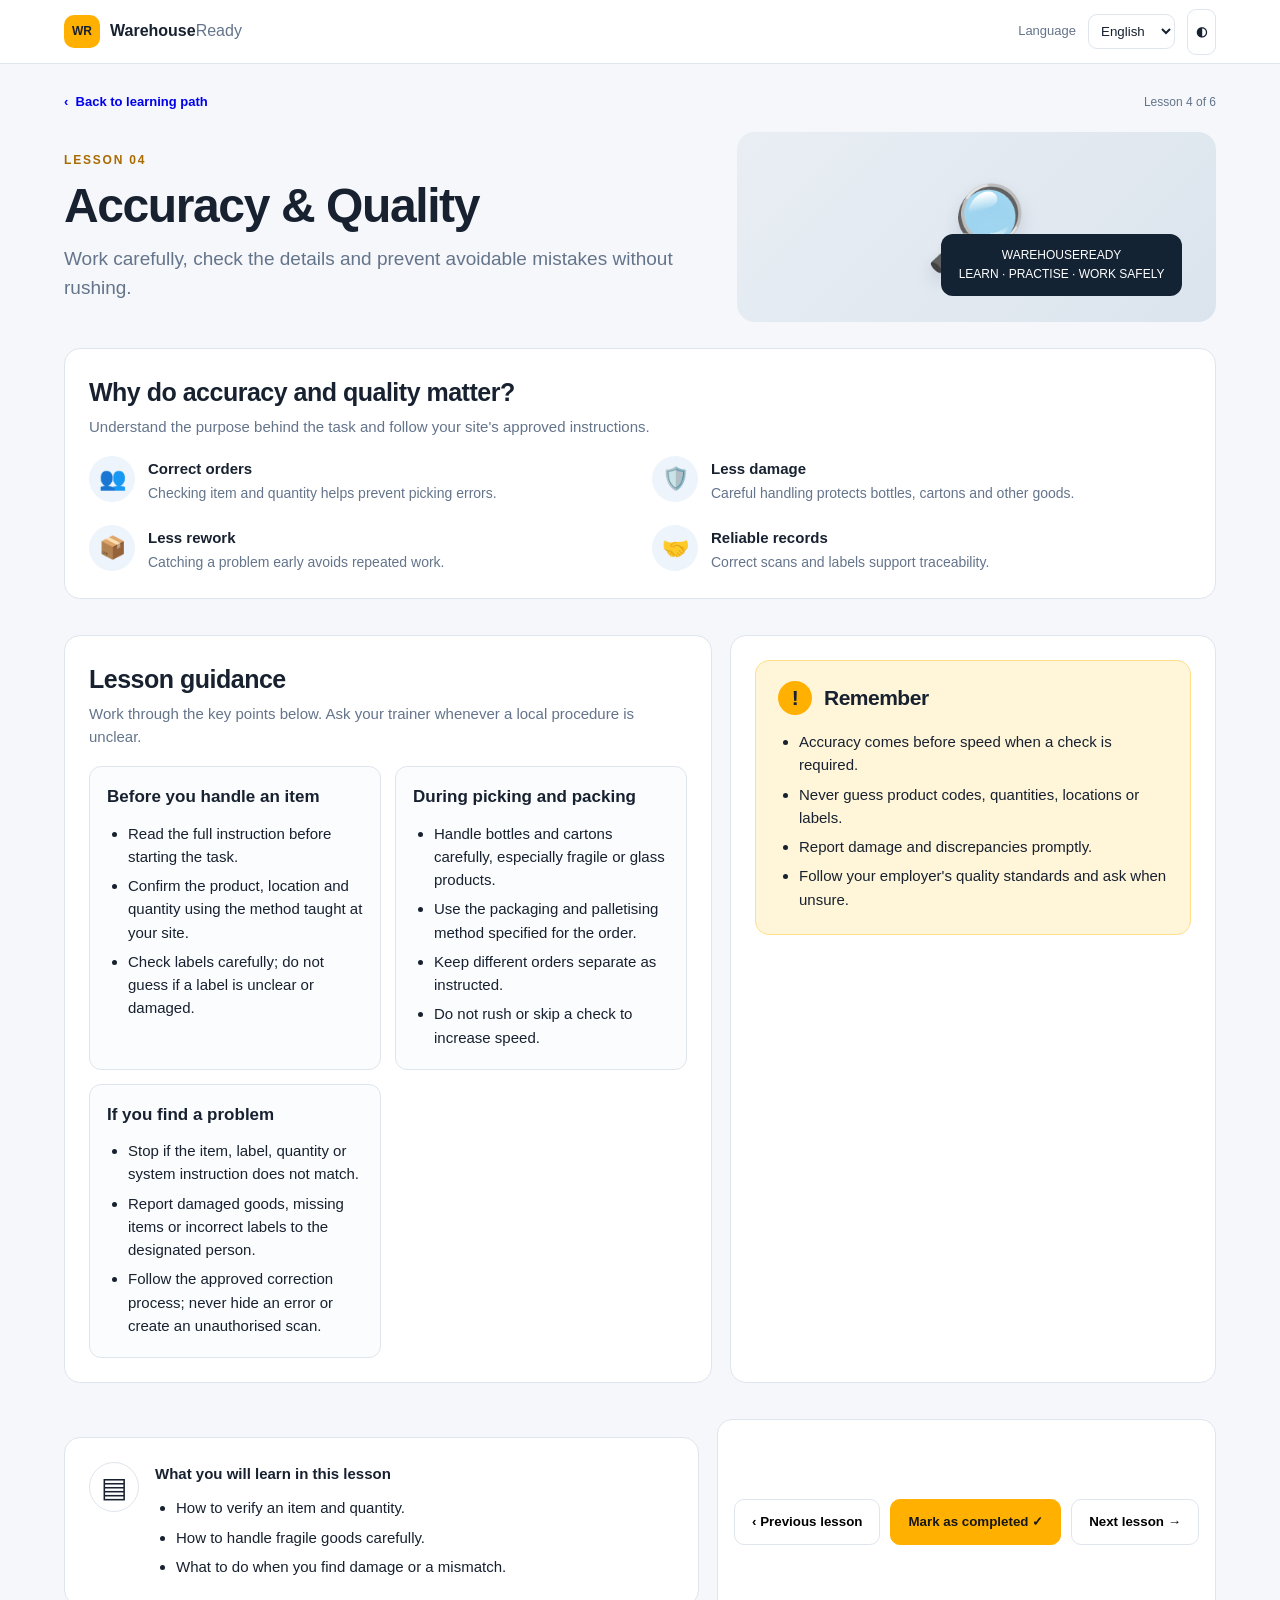
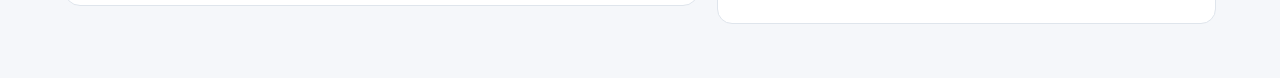
<file: lesson-04.html>
<!doctype html>
<html lang="en">

<head>
<meta charset="utf-8">
<meta name="viewport" content="width=device-width,initial-scale=1">
<meta name="description" content="WarehouseReady Lesson 4: Accuracy & Quality.">
<title>Lesson 04 — Accuracy & Quality | WarehouseReady</title>

<style>
:root{
  --ink:#17212f;
  --muted:#64748b;
  --line:#dfe5ec;
  --gold:#f5a900;
  --bg:#f5f7fa
}

*{box-sizing:border-box}

body{
  margin:0;
  background:var(--bg);
  color:var(--ink);
  font:15px/1.55 -apple-system,BlinkMacSystemFont,"Segoe UI",Arial,sans-serif
}

header{
  height:64px;
  background:#fff;
  border-bottom:1px solid var(--line);
  display:flex;
  align-items:center;
  justify-content:space-between;
  padding:0 max(5vw,22px)
}

.brand{
  display:flex;
  align-items:center;
  gap:10px;
  font-weight:800;
  font-size:16px;
  text-decoration:none;
  color:var(--ink)
}

.badge{
  background:#ffb000;
  border-radius:10px;
  padding:7px 8px;
  font-size:12px
}

.header-right{
  display:flex;
  align-items:center;
  gap:12px;
  color:var(--muted);
  font-size:13px
}

select,.theme{
  border:1px solid var(--line);
  border-radius:9px;
  padding:8px;
  background:#fff;
  color:var(--ink)
}

main{
  max-width:1380px;
  margin:0 auto;
  padding:28px 5vw 54px
}

.topline{
  display:flex;
  justify-content:space-between;
  align-items:center;
  margin-bottom:20px;
  color:var(--muted);
  font-size:13px
}

.back{
  font-weight:650;
  text-decoration:none
}

.back:hover{color:#a66d00}

.eyebrow{
  color:#a96b00;
  font-size:12px;
  letter-spacing:1.8px;
  font-weight:800
}

.hero{
  display:grid;
  grid-template-columns:1.2fr .9fr;
  gap:34px;
  align-items:center;
  margin:12px 0 26px
}

h1{
  font-size:clamp(34px,4vw,48px);
  line-height:1.08;
  margin:10px 0 12px;
  letter-spacing:-1.4px
}

.lead{
  font-size:19px;
  color:var(--muted);
  margin:0
}

.hero-art{
  min-height:190px;
  border-radius:18px;
  background:linear-gradient(135deg,#e9eef4,#dbe4ed);
  display:flex;
  align-items:center;
  justify-content:center;
  position:relative;
  overflow:hidden
}

.hero-icon{
  font-size:82px;
  filter:drop-shadow(0 8px 8px #8391a455)
}

.hero-tag{
  position:absolute;
  right:7%;
  bottom:14%;
  background:#142333;
  color:#fff;
  border-radius:12px;
  padding:12px 18px;
  font-size:12px;
  text-align:center
}

.panel{
  background:#fff;
  border:1px solid var(--line);
  border-radius:16px;
  padding:24px;
  margin:18px 0
}

h2{
  font-size:25px;
  letter-spacing:-.5px;
  margin:0 0 3px
}

.sub{
  color:var(--muted);
  margin:0 0 18px
}

.two-col{
  display:grid;
  grid-template-columns:1.2fr .9fr;
  gap:18px
}

.benefits{
  display:grid;
  grid-template-columns:1fr 1fr;
  gap:20px 24px;
  margin-top:18px
}

.benefit{
  display:flex;
  gap:13px;
  align-items:flex-start
}

.ico{
  width:46px;
  height:46px;
  border-radius:50%;
  display:grid;
  place-items:center;
  background:#edf4fb;
  font-size:22px;
  flex:none
}

.benefit b{
  display:block;
  margin:1px 0 3px
}

.benefit p{
  margin:0;
  color:var(--muted);
  font-size:14px
}

.remember{
  background:#fff5d9;
  border:1px solid #ffdf8a;
  border-radius:14px;
  padding:20px 22px
}

.remember h2{
  font-size:21px;
  display:flex;
  gap:12px;
  align-items:center;
  margin-bottom:12px
}

.warn{
  width:34px;
  height:34px;
  border-radius:50%;
  background:#ffb000;
  display:grid;
  place-items:center;
  font-weight:900
}

.guidance{
  display:grid;
  grid-template-columns:1fr 1fr;
  gap:14px
}

.guidance article{
  background:#fbfcfe;
  border:1px solid var(--line);
  border-radius:12px;
  padding:17px
}

.guidance h3{
  font-size:17px;
  margin:0 0 7px
}

ul{
  padding-left:21px;
  margin:8px 0 0
}

li{padding:3px 0}

.bottom{
  display:grid;
  grid-template-columns:1fr auto;
  gap:18px;
  align-items:stretch;
  margin-top:18px
}

.learn{
  display:flex;
  gap:16px;
  align-items:flex-start
}

.doc{
  font-size:28px;
  border:1px solid var(--line);
  border-radius:50%;
  width:50px;
  height:50px;
  display:grid;
  place-items:center;
  flex:none
}

.actions{
  display:flex;
  align-items:center;
  gap:10px;
  background:#fff;
  border:1px solid var(--line);
  border-radius:15px;
  padding:16px;
  flex-wrap:wrap
}

button{
  border:1px solid var(--line);
  background:#fff;
  padding:13px 17px;
  border-radius:10px;
  font-weight:700;
  cursor:pointer;
  min-height:46px
}

.primary{
  background:#ffb000;
  border-color:#ffb000;
  color:#171717
}

.primary:hover{background:#efa300}

button:focus,a:focus,select:focus{
  outline:3px solid #f5a90066;
  outline-offset:2px
}

#done{
  display:none;
  color:#147a4b;
  font-weight:700;
  margin-top:10px
}

.lesson-count{
  font-size:12px;
  color:var(--muted)
}

/* Dark mode */

body.dark{
  background:#111827;
  color:#e5e7eb
}

body.dark header,
body.dark .panel,
body.dark .actions{
  background:#1f2937;
  color:#e5e7eb;
  border-color:#374151
}

body.dark .lead,
body.dark .sub,
body.dark .benefit p,
body.dark .header-right{
  color:#aab7c8
}

body.dark .hero-art{
  background:linear-gradient(135deg,#263548,#334155)
}

body.dark .remember{
  background:#3a321f;
  border-color:#80621f
}

body.dark .guidance article{
  background:#202c3d;
  border-color:#374151
}

body.dark button:not(.primary),
body.dark select{
  background:#273449;
  color:#e5e7eb;
  border-color:#475569
}

@media(max-width:900px){
  .hero,.two-col{grid-template-columns:1fr}
  .bottom{grid-template-columns:1fr}
  .actions{justify-content:space-between}
}

@media(max-width:600px){
  header{padding:0 16px}
  .header-right label{display:none}
  main{padding:20px 16px 36px}
  .topline{align-items:flex-start;gap:10px}
  .hero-art{min-height:155px}
  .panel{padding:18px}
  .benefits,.guidance{grid-template-columns:1fr}
}
</style>
</head>

<body>

<header>

<a class="brand" href="./index.html" aria-label="WarehouseReady home">
  <span class="badge">WR</span>
  <span>Warehouse<span style="font-weight:500;color:#64748b">Ready</span></span>
</a>

<div class="header-right">
  <label for="lang">Language</label>

  <select id="lang" aria-label="Language">
    <option value="en">English</option>
    <option value="de">Deutsch</option>
  </select>

  <button class="theme" type="button" aria-label="Toggle dark mode">◐</button>
</div>

</header>

<main>

<div class="topline">
  <a class="back" href="./index.html#learning-path">‹ &nbsp;Back to learning path</a>
  <span class="lesson-count">Lesson 4 of 6</span>
</div>

<section class="hero">

<div>
  <div class="eyebrow">LESSON 04</div>
  <h1>Accuracy &amp; Quality</h1>
  <p class="lead">Work carefully, check the details and prevent avoidable mistakes without rushing.</p>
</div>

<div class="hero-art" role="img" aria-label="Accuracy and Quality">
  <div class="hero-icon">🔎</div>
  <div class="hero-tag">
    WAREHOUSEREADY<br>
    LEARN · PRACTISE · WORK SAFELY
  </div>
</div>

</section>

<section class="panel">

<h2>Why do accuracy and quality matter?</h2>

<p class="sub">
Understand the purpose behind the task and follow your site's approved instructions.
</p>

<div class="benefits">

<div class="benefit">
  <div class="ico">👥</div>
  <div>
    <b>Correct orders</b>
    <p>Checking item and quantity helps prevent picking errors.</p>
  </div>
</div>

<div class="benefit">
  <div class="ico">🛡️</div>
  <div>
    <b>Less damage</b>
    <p>Careful handling protects bottles, cartons and other goods.</p>
  </div>
</div>

<div class="benefit">
  <div class="ico">📦</div>
  <div>
    <b>Less rework</b>
    <p>Catching a problem early avoids repeated work.</p>
  </div>
</div>

<div class="benefit">
  <div class="ico">🤝</div>
  <div>
    <b>Reliable records</b>
    <p>Correct scans and labels support traceability.</p>
  </div>
</div>

</div>
</section>

<section class="two-col">

<div class="panel">

<h2>Lesson guidance</h2>

<p class="sub">
Work through the key points below. Ask your trainer whenever a local procedure is unclear.
</p>

<div class="guidance">

<article>
<h3>Before you handle an item</h3>
<ul>
<li>Read the full instruction before starting the task.</li>
<li>Confirm the product, location and quantity using the method taught at your site.</li>
<li>Check labels carefully; do not guess if a label is unclear or damaged.</li>
</ul>
</article>

<article>
<h3>During picking and packing</h3>
<ul>
<li>Handle bottles and cartons carefully, especially fragile or glass products.</li>
<li>Use the packaging and palletising method specified for the order.</li>
<li>Keep different orders separate as instructed.</li>
<li>Do not rush or skip a check to increase speed.</li>
</ul>
</article>

<article>
<h3>If you find a problem</h3>
<ul>
<li>Stop if the item, label, quantity or system instruction does not match.</li>
<li>Report damaged goods, missing items or incorrect labels to the designated person.</li>
<li>Follow the approved correction process; never hide an error or create an unauthorised scan.</li>
</ul>
</article>

</div>
</div>

<aside class="panel">

<div class="remember">

<h2><span class="warn">!</span>Remember</h2>

<ul>
<li>Accuracy comes before speed when a check is required.</li>
<li>Never guess product codes, quantities, locations or labels.</li>
<li>Report damage and discrepancies promptly.</li>
<li>Follow your employer's quality standards and ask when unsure.</li>
</ul>

</div>
</aside>

</section>

<section class="bottom">

<div class="panel learn">

<div class="doc">▤</div>

<div>

<b>What you will learn in this lesson</b>

<ul>
<li>How to verify an item and quantity.</li>
<li>How to handle fragile goods carefully.</li>
<li>What to do when you find damage or a mismatch.</li>
</ul>

<div id="done" role="status">
✓ Lesson marked as completed. Your learning progress has been saved.
</div>

</div>
</div>

<div class="actions">

<a href="./lesson-03.html" style="text-decoration:none">
  <button type="button">‹ Previous lesson</button>
</a>

<button class="primary" type="button" id="complete">
  Mark as completed ✓
</button>

<a href="./lesson-05.html" style="text-decoration:none">
  <button type="button">Next lesson →</button>
</a>

</div>

</section>

</main>

<script>
const lessonKey = 'quality';

const completeButton = document.getElementById("complete");
const doneMessage = document.getElementById("done");

function readCompleted() {
  try {
    return JSON.parse(localStorage.getItem("wr-completed") || "[]");
  } catch (error) {
    return [];
  }
}

function refreshCompletion() {
  if (readCompleted().includes(lessonKey)) {
    doneMessage.style.display = "block";
    completeButton.textContent = "Completed ✓";
    completeButton.disabled = true;
  }
}

completeButton.addEventListener("click", () => {
  const done = readCompleted();

  if (!done.includes(lessonKey)) {
    done.push(lessonKey);
  }

  localStorage.setItem("wr-completed", JSON.stringify(done));
  refreshCompletion();
});

/* Dark mode */

const themeButton = document.querySelector(".theme");

function applyDarkMode() {
  document.body.classList.toggle(
    "dark",
    localStorage.getItem("wr-dark") === "1"
  );
}

themeButton.addEventListener("click", () => {
  const isDark = !document.body.classList.contains("dark");

  document.body.classList.toggle("dark", isDark);
  localStorage.setItem("wr-dark", isDark ? "1" : "0");
});

applyDarkMode();
refreshCompletion();
</script>

<!-- Shared English/German translation system -->
<script src="./lesson-language.js"></script>

</body>
</html>
</file>
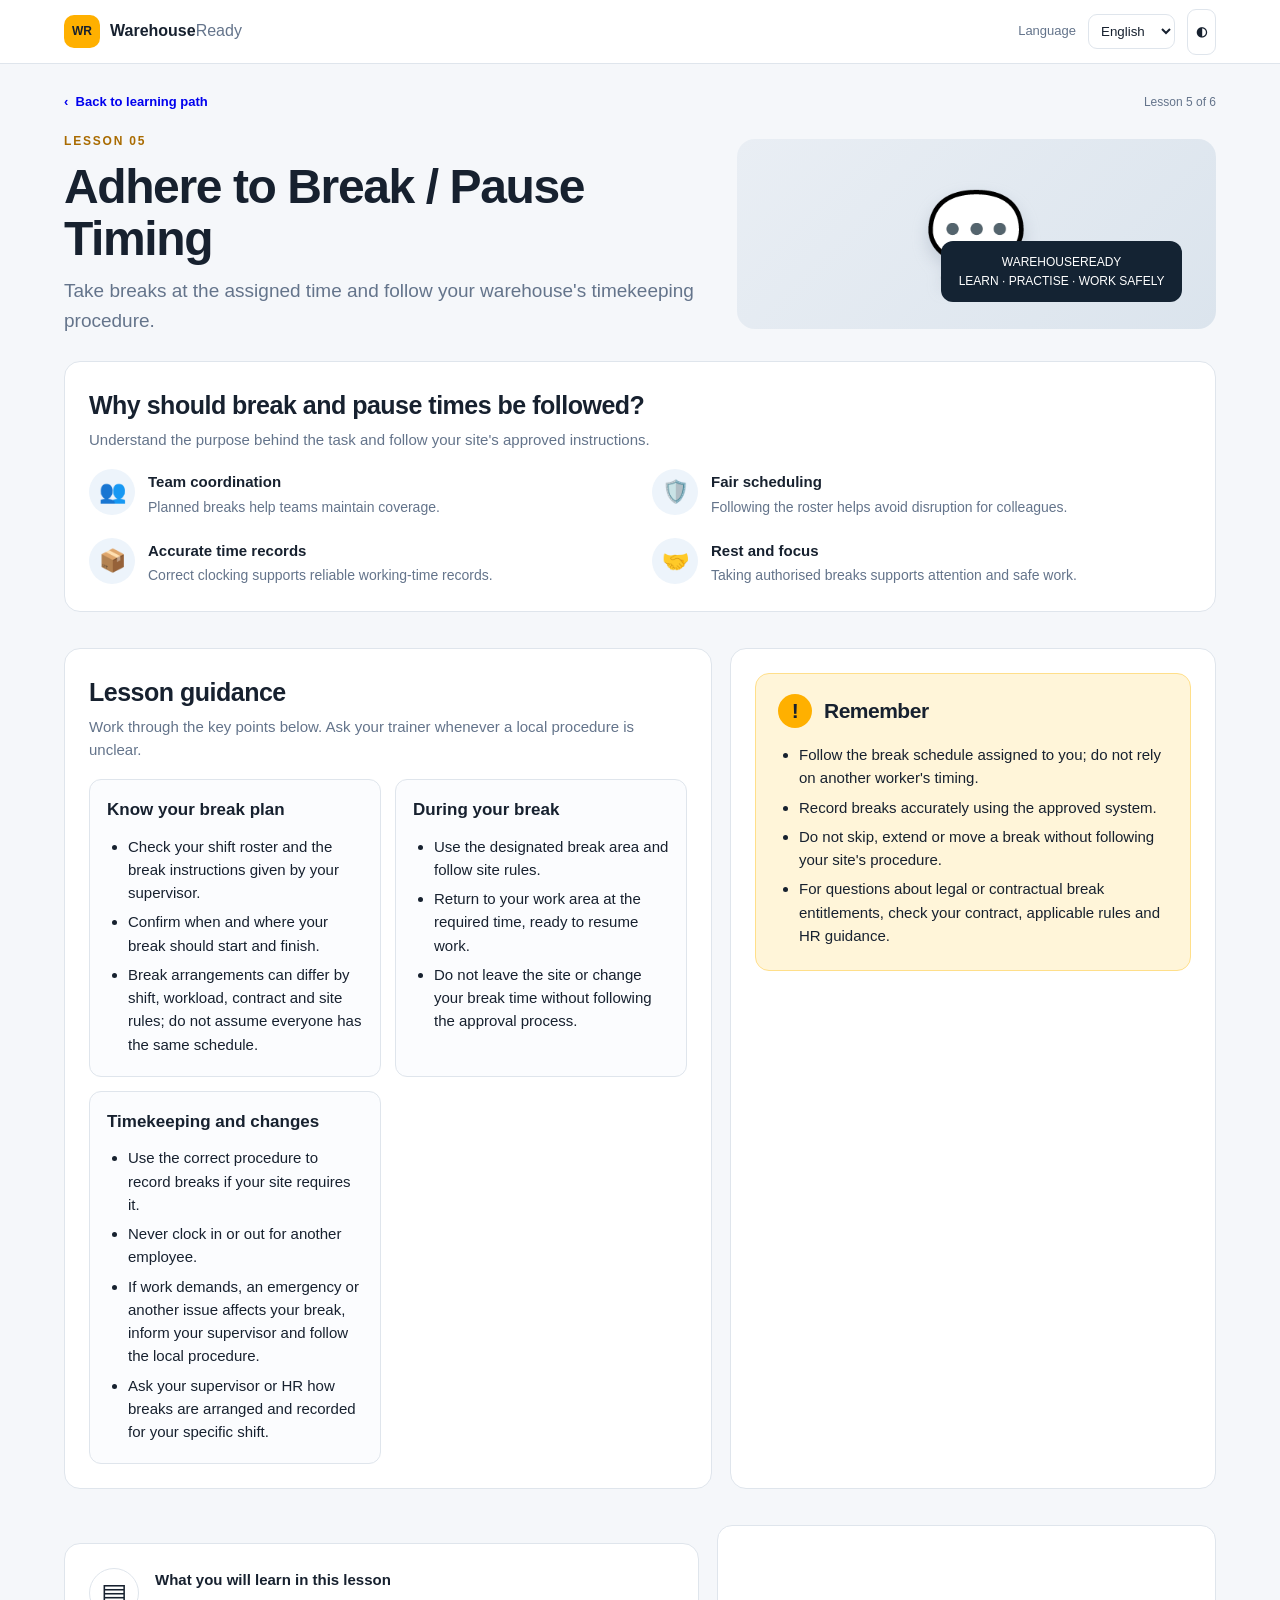
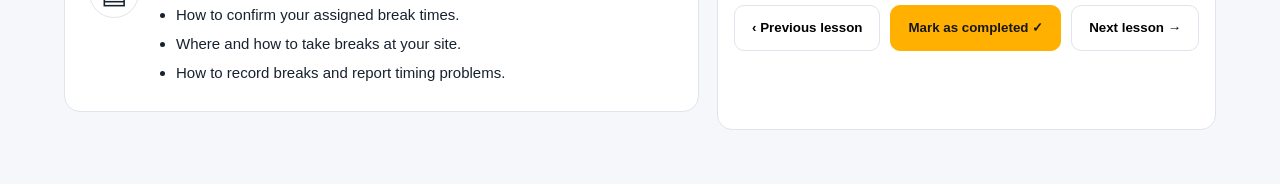
<file: lesson-05.html>
<!doctype html>
<html lang="en">

<head>
<meta charset="utf-8">
<meta name="viewport" content="width=device-width,initial-scale=1">
<meta name="description" content="WarehouseReady Lesson 5: Adhere to Break / Pause Timing.">
<title>Lesson 05 — Adhere to Break / Pause Timing | WarehouseReady</title>

<style>
:root{
  --ink:#17212f;
  --muted:#64748b;
  --line:#dfe5ec;
  --gold:#f5a900;
  --bg:#f5f7fa
}

*{box-sizing:border-box}

body{
  margin:0;
  background:var(--bg);
  color:var(--ink);
  font:15px/1.55 -apple-system,BlinkMacSystemFont,"Segoe UI",Arial,sans-serif
}

header{
  height:64px;
  background:#fff;
  border-bottom:1px solid var(--line);
  display:flex;
  align-items:center;
  justify-content:space-between;
  padding:0 max(5vw,22px)
}

.brand{
  display:flex;
  align-items:center;
  gap:10px;
  font-weight:800;
  font-size:16px;
  text-decoration:none;
  color:var(--ink)
}

.badge{
  background:#ffb000;
  border-radius:10px;
  padding:7px 8px;
  font-size:12px
}

.header-right{
  display:flex;
  align-items:center;
  gap:12px;
  color:var(--muted);
  font-size:13px
}

select,.theme{
  border:1px solid var(--line);
  border-radius:9px;
  padding:8px;
  background:#fff;
  color:var(--ink)
}

main{
  max-width:1380px;
  margin:0 auto;
  padding:28px 5vw 54px
}

.topline{
  display:flex;
  justify-content:space-between;
  align-items:center;
  margin-bottom:20px;
  color:var(--muted);
  font-size:13px
}

.back{
  font-weight:650;
  text-decoration:none
}

.back:hover{color:#a66d00}

.eyebrow{
  color:#a96b00;
  font-size:12px;
  letter-spacing:1.8px;
  font-weight:800
}

.hero{
  display:grid;
  grid-template-columns:1.2fr .9fr;
  gap:34px;
  align-items:center;
  margin:12px 0 26px
}

h1{
  font-size:clamp(34px,4vw,48px);
  line-height:1.08;
  margin:10px 0 12px;
  letter-spacing:-1.4px
}

.lead{
  font-size:19px;
  color:var(--muted);
  margin:0
}

.hero-art{
  min-height:190px;
  border-radius:18px;
  background:linear-gradient(135deg,#e9eef4,#dbe4ed);
  display:flex;
  align-items:center;
  justify-content:center;
  position:relative;
  overflow:hidden
}

.hero-icon{
  font-size:82px;
  filter:drop-shadow(0 8px 8px #8391a455)
}

.hero-tag{
  position:absolute;
  right:7%;
  bottom:14%;
  background:#142333;
  color:#fff;
  border-radius:12px;
  padding:12px 18px;
  font-size:12px;
  text-align:center
}

.panel{
  background:#fff;
  border:1px solid var(--line);
  border-radius:16px;
  padding:24px;
  margin:18px 0
}

h2{
  font-size:25px;
  letter-spacing:-.5px;
  margin:0 0 3px
}

.sub{
  color:var(--muted);
  margin:0 0 18px
}

.two-col{
  display:grid;
  grid-template-columns:1.2fr .9fr;
  gap:18px
}

.benefits{
  display:grid;
  grid-template-columns:1fr 1fr;
  gap:20px 24px;
  margin-top:18px
}

.benefit{
  display:flex;
  gap:13px;
  align-items:flex-start
}

.ico{
  width:46px;
  height:46px;
  border-radius:50%;
  display:grid;
  place-items:center;
  background:#edf4fb;
  font-size:22px;
  flex:none
}

.benefit b{
  display:block;
  margin:1px 0 3px
}

.benefit p{
  margin:0;
  color:var(--muted);
  font-size:14px
}

.remember{
  background:#fff5d9;
  border:1px solid #ffdf8a;
  border-radius:14px;
  padding:20px 22px
}

.remember h2{
  font-size:21px;
  display:flex;
  gap:12px;
  align-items:center;
  margin-bottom:12px
}

.warn{
  width:34px;
  height:34px;
  border-radius:50%;
  background:#ffb000;
  display:grid;
  place-items:center;
  font-weight:900
}

.guidance{
  display:grid;
  grid-template-columns:1fr 1fr;
  gap:14px
}

.guidance article{
  background:#fbfcfe;
  border:1px solid var(--line);
  border-radius:12px;
  padding:17px
}

.guidance h3{
  font-size:17px;
  margin:0 0 7px
}

ul{
  padding-left:21px;
  margin:8px 0 0
}

li{padding:3px 0}

.bottom{
  display:grid;
  grid-template-columns:1fr auto;
  gap:18px;
  align-items:stretch;
  margin-top:18px
}

.learn{
  display:flex;
  gap:16px;
  align-items:flex-start
}

.doc{
  font-size:28px;
  border:1px solid var(--line);
  border-radius:50%;
  width:50px;
  height:50px;
  display:grid;
  place-items:center;
  flex:none
}

.actions{
  display:flex;
  align-items:center;
  gap:10px;
  background:#fff;
  border:1px solid var(--line);
  border-radius:15px;
  padding:16px;
  flex-wrap:wrap
}

button{
  border:1px solid var(--line);
  background:#fff;
  padding:13px 17px;
  border-radius:10px;
  font-weight:700;
  cursor:pointer;
  min-height:46px
}

.primary{
  background:#ffb000;
  border-color:#ffb000;
  color:#171717
}

.primary:hover{background:#efa300}

button:focus,a:focus,select:focus{
  outline:3px solid #f5a90066;
  outline-offset:2px
}

#done{
  display:none;
  color:#147a4b;
  font-weight:700;
  margin-top:10px
}

.lesson-count{
  font-size:12px;
  color:var(--muted)
}

/* Dark mode */

body.dark{
  background:#111827;
  color:#e5e7eb
}

body.dark header,
body.dark .panel,
body.dark .actions{
  background:#1f2937;
  color:#e5e7eb;
  border-color:#374151
}

body.dark .lead,
body.dark .sub,
body.dark .benefit p,
body.dark .header-right{
  color:#aab7c8
}

body.dark .hero-art{
  background:linear-gradient(135deg,#263548,#334155)
}

body.dark .remember{
  background:#3a321f;
  border-color:#80621f
}

body.dark .guidance article{
  background:#202c3d;
  border-color:#374151
}

body.dark button:not(.primary),
body.dark select{
  background:#273449;
  color:#e5e7eb;
  border-color:#475569
}

@media(max-width:900px){
  .hero,.two-col{grid-template-columns:1fr}
  .bottom{grid-template-columns:1fr}
  .actions{justify-content:space-between}
}

@media(max-width:600px){
  header{padding:0 16px}
  .header-right label{display:none}
  main{padding:20px 16px 36px}
  .topline{align-items:flex-start;gap:10px}
  .hero-art{min-height:155px}
  .panel{padding:18px}
  .benefits,.guidance{grid-template-columns:1fr}
}
</style>
</head>

<body>

<header>

<a class="brand" href="./index.html" aria-label="WarehouseReady home">
  <span class="badge">WR</span>
  <span>Warehouse<span style="font-weight:500;color:#64748b">Ready</span></span>
</a>

<div class="header-right">
  <label for="lang">Language</label>

  <!-- English/German language selector -->
  <select id="lang" aria-label="Language">
    <option value="en">English</option>
    <option value="de">Deutsch</option>
  </select>

  <button class="theme" type="button" aria-label="Toggle dark mode">◐</button>
</div>

</header>

<main>

<div class="topline">
  <a class="back" href="./index.html#learning-path">‹ &nbsp;Back to learning path</a>
  <span class="lesson-count">Lesson 5 of 6</span>
</div>

<section class="hero">

<div>
  <div class="eyebrow">LESSON 05</div>
  <h1>Adhere to Break / Pause Timing</h1>
  <p class="lead">Take breaks at the assigned time and follow your warehouse's timekeeping procedure.</p>
</div>

<div class="hero-art" role="img" aria-label="Adhere to Break / Pause Timing">
  <div class="hero-icon">💬</div>
  <div class="hero-tag">
    WAREHOUSEREADY<br>
    LEARN · PRACTISE · WORK SAFELY
  </div>
</div>

</section>

<section class="panel">

<h2>Why should break and pause times be followed?</h2>

<p class="sub">
Understand the purpose behind the task and follow your site's approved instructions.
</p>

<div class="benefits">

<div class="benefit">
  <div class="ico">👥</div>
  <div>
    <b>Team coordination</b>
    <p>Planned breaks help teams maintain coverage.</p>
  </div>
</div>

<div class="benefit">
  <div class="ico">🛡️</div>
  <div>
    <b>Fair scheduling</b>
    <p>Following the roster helps avoid disruption for colleagues.</p>
  </div>
</div>

<div class="benefit">
  <div class="ico">📦</div>
  <div>
    <b>Accurate time records</b>
    <p>Correct clocking supports reliable working-time records.</p>
  </div>
</div>

<div class="benefit">
  <div class="ico">🤝</div>
  <div>
    <b>Rest and focus</b>
    <p>Taking authorised breaks supports attention and safe work.</p>
  </div>
</div>

</div>
</section>

<section class="two-col">

<div class="panel">

<h2>Lesson guidance</h2>

<p class="sub">
Work through the key points below. Ask your trainer whenever a local procedure is unclear.
</p>

<div class="guidance">

<article>
<h3>Know your break plan</h3>
<ul>
<li>Check your shift roster and the break instructions given by your supervisor.</li>
<li>Confirm when and where your break should start and finish.</li>
<li>Break arrangements can differ by shift, workload, contract and site rules; do not assume everyone has the same schedule.</li>
</ul>
</article>

<article>
<h3>During your break</h3>
<ul>
<li>Use the designated break area and follow site rules.</li>
<li>Return to your work area at the required time, ready to resume work.</li>
<li>Do not leave the site or change your break time without following the approval process.</li>
</ul>
</article>

<article>
<h3>Timekeeping and changes</h3>
<ul>
<li>Use the correct procedure to record breaks if your site requires it.</li>
<li>Never clock in or out for another employee.</li>
<li>If work demands, an emergency or another issue affects your break, inform your supervisor and follow the local procedure.</li>
<li>Ask your supervisor or HR how breaks are arranged and recorded for your specific shift.</li>
</ul>
</article>

</div>
</div>

<aside class="panel">

<div class="remember">

<h2><span class="warn">!</span>Remember</h2>

<ul>
<li>Follow the break schedule assigned to you; do not rely on another worker's timing.</li>
<li>Record breaks accurately using the approved system.</li>
<li>Do not skip, extend or move a break without following your site's procedure.</li>
<li>For questions about legal or contractual break entitlements, check your contract, applicable rules and HR guidance.</li>
</ul>

</div>
</aside>

</section>

<section class="bottom">

<div class="panel learn">

<div class="doc">▤</div>

<div>

<b>What you will learn in this lesson</b>

<ul>
<li>How to confirm your assigned break times.</li>
<li>Where and how to take breaks at your site.</li>
<li>How to record breaks and report timing problems.</li>
</ul>

<div id="done" role="status">
✓ Lesson marked as completed. Your learning progress has been saved.
</div>

</div>
</div>

<div class="actions">

<a href="./lesson-04.html" style="text-decoration:none">
  <button type="button">‹ Previous lesson</button>
</a>

<button class="primary" type="button" id="complete">
  Mark as completed ✓
</button>

<a href="./lesson-06.html" style="text-decoration:none">
  <button type="button">Next lesson →</button>
</a>

</div>

</section>

</main>

<script>
const lessonKey = 'breaks';

const completeButton = document.getElementById("complete");
const doneMessage = document.getElementById("done");

function readCompleted() {
  try {
    return JSON.parse(localStorage.getItem("wr-completed") || "[]");
  } catch (error) {
    return [];
  }
}

function refreshCompletion() {
  if (readCompleted().includes(lessonKey)) {
    doneMessage.style.display = "block";
    completeButton.textContent = "Completed ✓";
    completeButton.disabled = true;
  }
}

completeButton.addEventListener("click", () => {
  const done = readCompleted();

  if (!done.includes(lessonKey)) {
    done.push(lessonKey);
  }

  localStorage.setItem("wr-completed", JSON.stringify(done));
  refreshCompletion();
});

/* Dark mode */

const themeButton = document.querySelector(".theme");

function applyDarkMode() {
  document.body.classList.toggle(
    "dark",
    localStorage.getItem("wr-dark") === "1"
  );
}

themeButton.addEventListener("click", () => {
  const isDark = !document.body.classList.contains("dark");

  document.body.classList.toggle("dark", isDark);
  localStorage.setItem("wr-dark", isDark ? "1" : "0");
});

applyDarkMode();
refreshCompletion();
</script>

<!-- Shared English/German translation system -->
<script src="./lesson-language.js"></script>

</body>
</html>
</file>
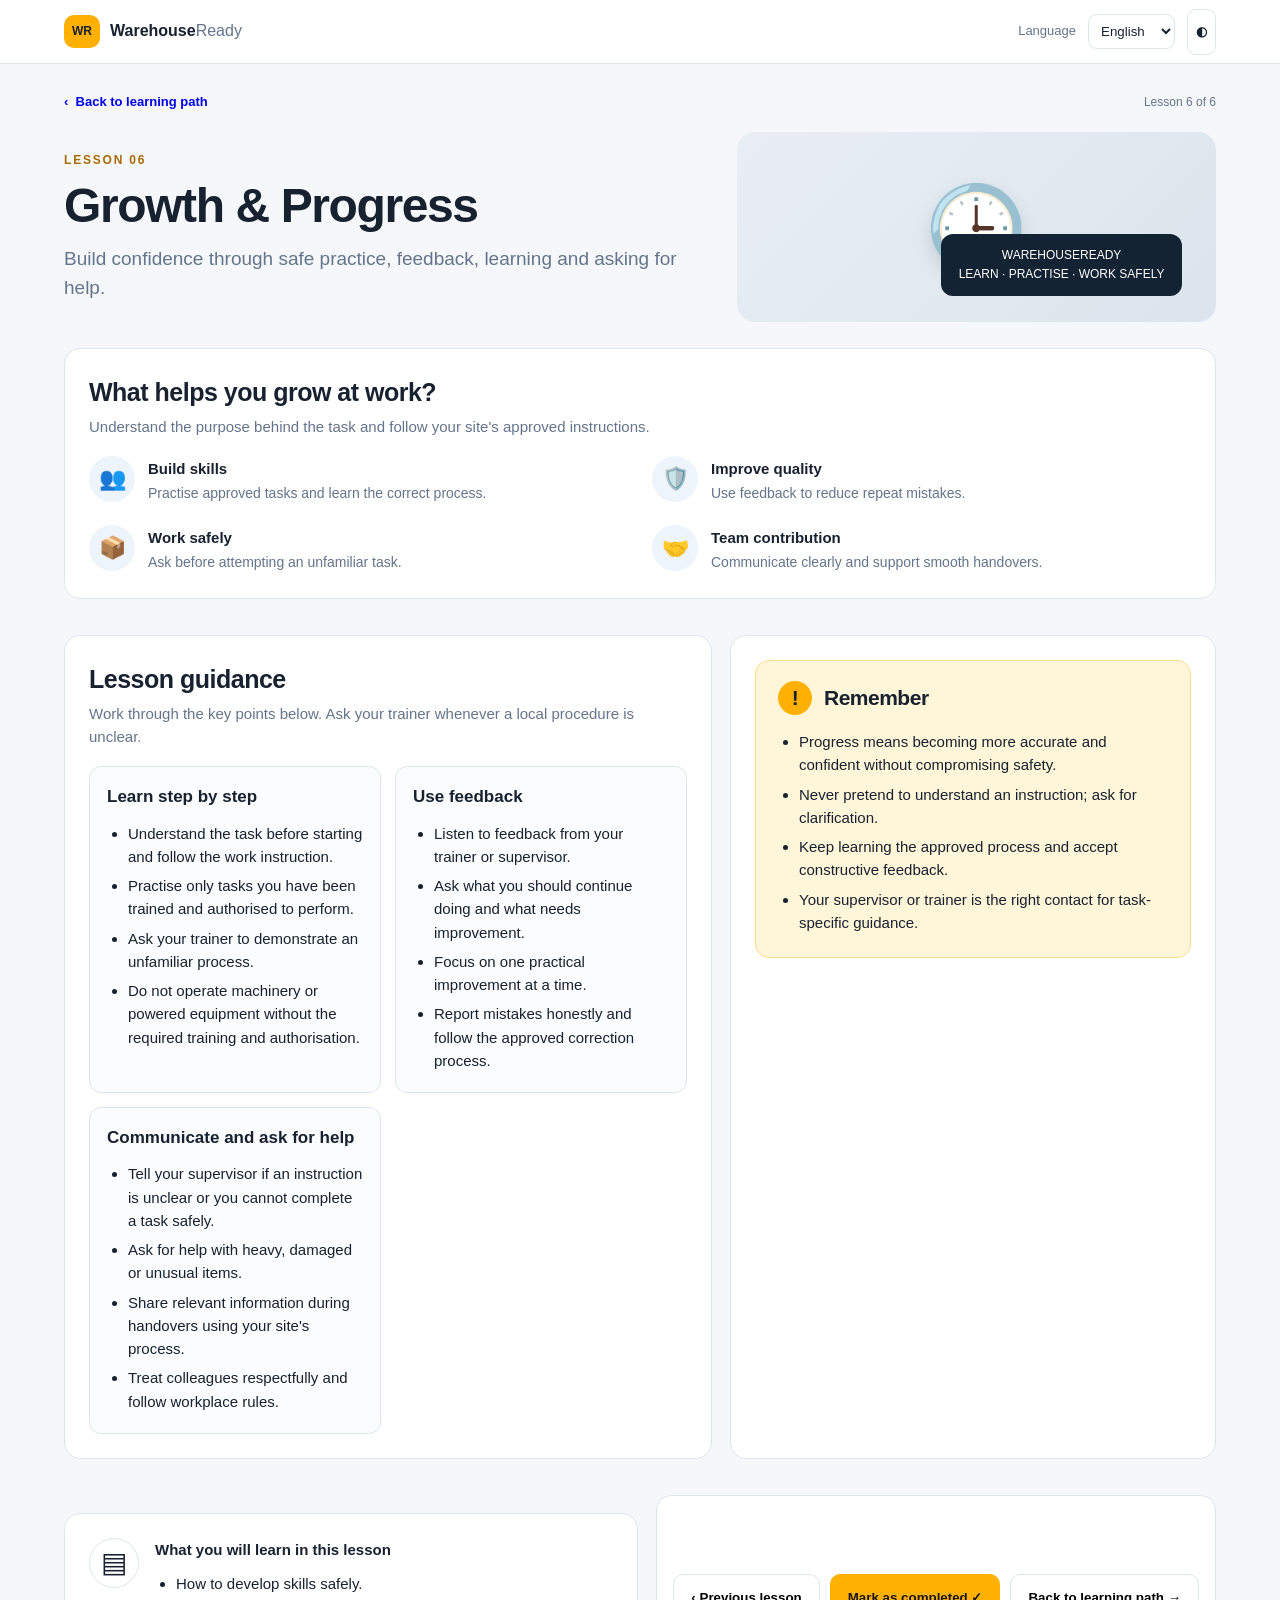
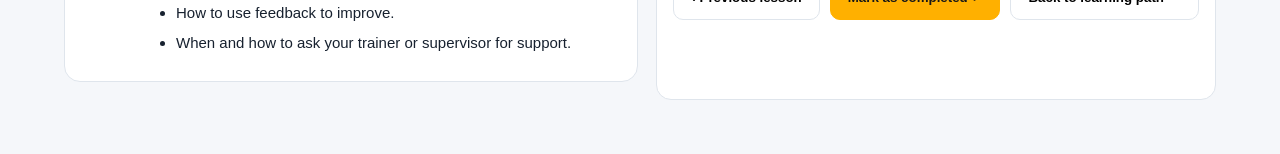
<file: lesson-06.html>
<!doctype html>
<html lang="en">
<head>
<meta charset="utf-8">
<meta name="viewport" content="width=device-width,initial-scale=1">
<meta name="description" content="WarehouseReady Lesson 6: Growth &amp; Progress.">
<title>Lesson 06 — Growth &amp; Progress | WarehouseReady</title>

<style>
:root{--ink:#17212f;--muted:#64748b;--line:#dfe5ec;--gold:#f5a900;--bg:#f5f7fa}
*{box-sizing:border-box}
body{margin:0;background:var(--bg);color:var(--ink);font:15px/1.55 -apple-system,BlinkMacSystemFont,"Segoe UI",Arial,sans-serif}
header{height:64px;background:#fff;border-bottom:1px solid var(--line);display:flex;align-items:center;justify-content:space-between;padding:0 max(5vw,22px)}
.brand{display:flex;align-items:center;gap:10px;font-weight:800;font-size:16px;text-decoration:none;color:var(--ink)}
.badge{background:#ffb000;border-radius:10px;padding:7px 8px;font-size:12px}
.header-right{display:flex;align-items:center;gap:12px;color:var(--muted);font-size:13px}
select,.theme{border:1px solid var(--line);border-radius:9px;padding:8px;background:#fff;color:var(--ink)}
main{max-width:1380px;margin:0 auto;padding:28px 5vw 54px}
.topline{display:flex;justify-content:space-between;align-items:center;margin-bottom:20px;color:var(--muted);font-size:13px}
.back{font-weight:650;text-decoration:none}
.back:hover{color:#a66d00}
.eyebrow{color:#a96b00;font-size:12px;letter-spacing:1.8px;font-weight:800}
.hero{display:grid;grid-template-columns:1.2fr .9fr;gap:34px;align-items:center;margin:12px 0 26px}
h1{font-size:clamp(34px,4vw,48px);line-height:1.08;margin:10px 0 12px;letter-spacing:-1.4px}
.lead{font-size:19px;color:var(--muted);margin:0}
.hero-art{min-height:190px;border-radius:18px;background:linear-gradient(135deg,#e9eef4,#dbe4ed);display:flex;align-items:center;justify-content:center;position:relative;overflow:hidden}
.hero-icon{font-size:82px;filter:drop-shadow(0 8px 8px #8391a455)}
.hero-tag{position:absolute;right:7%;bottom:14%;background:#142333;color:#fff;border-radius:12px;padding:12px 18px;font-size:12px;text-align:center}
.panel{background:#fff;border:1px solid var(--line);border-radius:16px;padding:24px;margin:18px 0}
h2{font-size:25px;letter-spacing:-.5px;margin:0 0 3px}
.sub{color:var(--muted);margin:0 0 18px}
.two-col{display:grid;grid-template-columns:1.2fr .9fr;gap:18px}
.benefits{display:grid;grid-template-columns:1fr 1fr;gap:20px 24px;margin-top:18px}
.benefit{display:flex;gap:13px;align-items:flex-start}
.ico{width:46px;height:46px;border-radius:50%;display:grid;place-items:center;background:#edf4fb;font-size:22px;flex:none}
.benefit b{display:block;margin:1px 0 3px}
.benefit p{margin:0;color:var(--muted);font-size:14px}
.remember{background:#fff5d9;border:1px solid #ffdf8a;border-radius:14px;padding:20px 22px}
.remember h2{font-size:21px;display:flex;gap:12px;align-items:center;margin-bottom:12px}
.warn{width:34px;height:34px;border-radius:50%;background:#ffb000;display:grid;place-items:center;font-weight:900}
.guidance{display:grid;grid-template-columns:1fr 1fr;gap:14px}
.guidance article{background:#fbfcfe;border:1px solid var(--line);border-radius:12px;padding:17px}
.guidance h3{font-size:17px;margin:0 0 7px}
ul{padding-left:21px;margin:8px 0 0}
li{padding:3px 0}
.bottom{display:grid;grid-template-columns:1fr auto;gap:18px;align-items:stretch;margin-top:18px}
.learn{display:flex;gap:16px;align-items:flex-start}
.doc{font-size:28px;border:1px solid var(--line);border-radius:50%;width:50px;height:50px;display:grid;place-items:center;flex:none}
.actions{display:flex;align-items:center;gap:10px;background:#fff;border:1px solid var(--line);border-radius:15px;padding:16px;flex-wrap:wrap}
button{border:1px solid var(--line);background:#fff;padding:13px 17px;border-radius:10px;font-weight:700;cursor:pointer;min-height:46px}
.primary{background:#ffb000;border-color:#ffb000;color:#171717}
.primary:hover{background:#efa300}
button:focus,a:focus,select:focus{outline:3px solid #f5a90066;outline-offset:2px}
#done{display:none;color:#147a4b;font-weight:700;margin-top:10px}
.lesson-count{font-size:12px;color:var(--muted)}

@media(max-width:900px){
.hero,.two-col{grid-template-columns:1fr}
.bottom{grid-template-columns:1fr}
.actions{justify-content:space-between}
}
@media(max-width:600px){
header{padding:0 16px}
.header-right label{display:none}
main{padding:20px 16px 36px}
.topline{align-items:flex-start;gap:10px}
.hero-art{min-height:155px}
.panel{padding:18px}
.benefits,.guidance{grid-template-columns:1fr}
}

body.dark{background:#111827;color:#e5e7eb}
body.dark header,body.dark .panel,body.dark .actions{background:#1f2937;color:#e5e7eb;border-color:#374151}
body.dark .lead,body.dark .sub,body.dark .benefit p,body.dark .header-right{color:#aab7c8}
body.dark .hero-art{background:linear-gradient(135deg,#263548,#334155)}
body.dark .remember{background:#3a321f;border-color:#80621f}
body.dark .guidance article{background:#202c3d;border-color:#374151}
body.dark button:not(.primary),body.dark select{background:#273449;color:#e5e7eb;border-color:#475569}
</style>
</head>

<body>

<header>
<a class="brand" href="./index.html" aria-label="WarehouseReady home">
<span class="badge">WR</span>
<span>Warehouse<span style="font-weight:500;color:#64748b">Ready</span></span>
</a>

<div class="header-right">
<label for="lang">Language</label>
<select id="lang" aria-label="Language">
<option value="en">English</option>
<option value="de">Deutsch</option>
</select>
<button class="theme" type="button" aria-label="Toggle dark mode">◐</button>
</div>
</header>

<main>

<div class="topline">
<a class="back" href="./index.html#learning-path">‹ &nbsp;Back to learning path</a>
<span class="lesson-count">Lesson 6 of 6</span>
</div>

<section class="hero">
<div>
<div class="eyebrow">LESSON 06</div>
<h1>Growth &amp; Progress</h1>
<p class="lead">Build confidence through safe practice, feedback, learning and asking for help.</p>
</div>

<div class="hero-art" role="img" aria-label="Growth &amp; Progress">
<div class="hero-icon">🕒</div>
<div class="hero-tag">WAREHOUSEREADY<br>LEARN · PRACTISE · WORK SAFELY</div>
</div>
</section>

<section class="panel">
<h2>What helps you grow at work?</h2>
<p class="sub">Understand the purpose behind the task and follow your site's approved instructions.</p>

<div class="benefits">

<div class="benefit">
<div class="ico">👥</div>
<div>
<b>Build skills</b>
<p>Practise approved tasks and learn the correct process.</p>
</div>
</div>

<div class="benefit">
<div class="ico">🛡️</div>
<div>
<b>Improve quality</b>
<p>Use feedback to reduce repeat mistakes.</p>
</div>
</div>

<div class="benefit">
<div class="ico">📦</div>
<div>
<b>Work safely</b>
<p>Ask before attempting an unfamiliar task.</p>
</div>
</div>

<div class="benefit">
<div class="ico">🤝</div>
<div>
<b>Team contribution</b>
<p>Communicate clearly and support smooth handovers.</p>
</div>
</div>

</div>
</section>

<section class="two-col">

<div class="panel">
<h2>Lesson guidance</h2>
<p class="sub">Work through the key points below. Ask your trainer whenever a local procedure is unclear.</p>

<div class="guidance">

<article>
<h3>Learn step by step</h3>
<ul>
<li>Understand the task before starting and follow the work instruction.</li>
<li>Practise only tasks you have been trained and authorised to perform.</li>
<li>Ask your trainer to demonstrate an unfamiliar process.</li>
<li>Do not operate machinery or powered equipment without the required training and authorisation.</li>
</ul>
</article>

<article>
<h3>Use feedback</h3>
<ul>
<li>Listen to feedback from your trainer or supervisor.</li>
<li>Ask what you should continue doing and what needs improvement.</li>
<li>Focus on one practical improvement at a time.</li>
<li>Report mistakes honestly and follow the approved correction process.</li>
</ul>
</article>

<article>
<h3>Communicate and ask for help</h3>
<ul>
<li>Tell your supervisor if an instruction is unclear or you cannot complete a task safely.</li>
<li>Ask for help with heavy, damaged or unusual items.</li>
<li>Share relevant information during handovers using your site's process.</li>
<li>Treat colleagues respectfully and follow workplace rules.</li>
</ul>
</article>

</div>
</div>

<aside class="panel">
<div class="remember">
<h2><span class="warn">!</span>Remember</h2>
<ul>
<li>Progress means becoming more accurate and confident without compromising safety.</li>
<li>Never pretend to understand an instruction; ask for clarification.</li>
<li>Keep learning the approved process and accept constructive feedback.</li>
<li>Your supervisor or trainer is the right contact for task-specific guidance.</li>
</ul>
</div>
</aside>

</section>

<section class="bottom">

<div class="panel learn">
<div class="doc">▤</div>
<div>
<b>What you will learn in this lesson</b>
<ul>
<li>How to develop skills safely.</li>
<li>How to use feedback to improve.</li>
<li>When and how to ask your trainer or supervisor for support.</li>
</ul>
<div id="done" role="status">✓ Lesson marked as completed. Your learning progress has been saved.</div>
</div>
</div>

<div class="actions">
<a href="./lesson-05.html" style="text-decoration:none">
<button type="button">‹ Previous lesson</button>
</a>

<button class="primary" type="button" id="complete">Mark as completed ✓</button>

<a href="./index.html" style="text-decoration:none">
<button type="button">Back to learning path →</button>
</a>
</div>

</section>

</main>

<script>
const lessonKey = 'rights';

const completeButton = document.getElementById("complete");
const doneMessage = document.getElementById("done");

function readCompleted() {
  try {
    return JSON.parse(localStorage.getItem("wr-completed") || "[]");
  } catch (error) {
    return [];
  }
}

function refreshCompletion() {
  if (readCompleted().includes(lessonKey)) {
    doneMessage.style.display = "block";
    completeButton.textContent = "Completed ✓";
    completeButton.disabled = true;
  }
}

completeButton.addEventListener("click", () => {
  const done = readCompleted();

  if (!done.includes(lessonKey)) {
    done.push(lessonKey);
  }

  localStorage.setItem("wr-completed", JSON.stringify(done));
  refreshCompletion();
});

document.querySelector(".theme").addEventListener("click", () => {
  document.body.classList.toggle("dark");

  localStorage.setItem(
    "wr-dark",
    document.body.classList.contains("dark") ? "1" : "0"
  );
});

if (localStorage.getItem("wr-dark") === "1") {
  document.body.classList.add("dark");
}

refreshCompletion();
</script>

<!-- Shared English/German translation system -->
<script src="./lesson-language.js"></script>

</body>
</html>
</file>
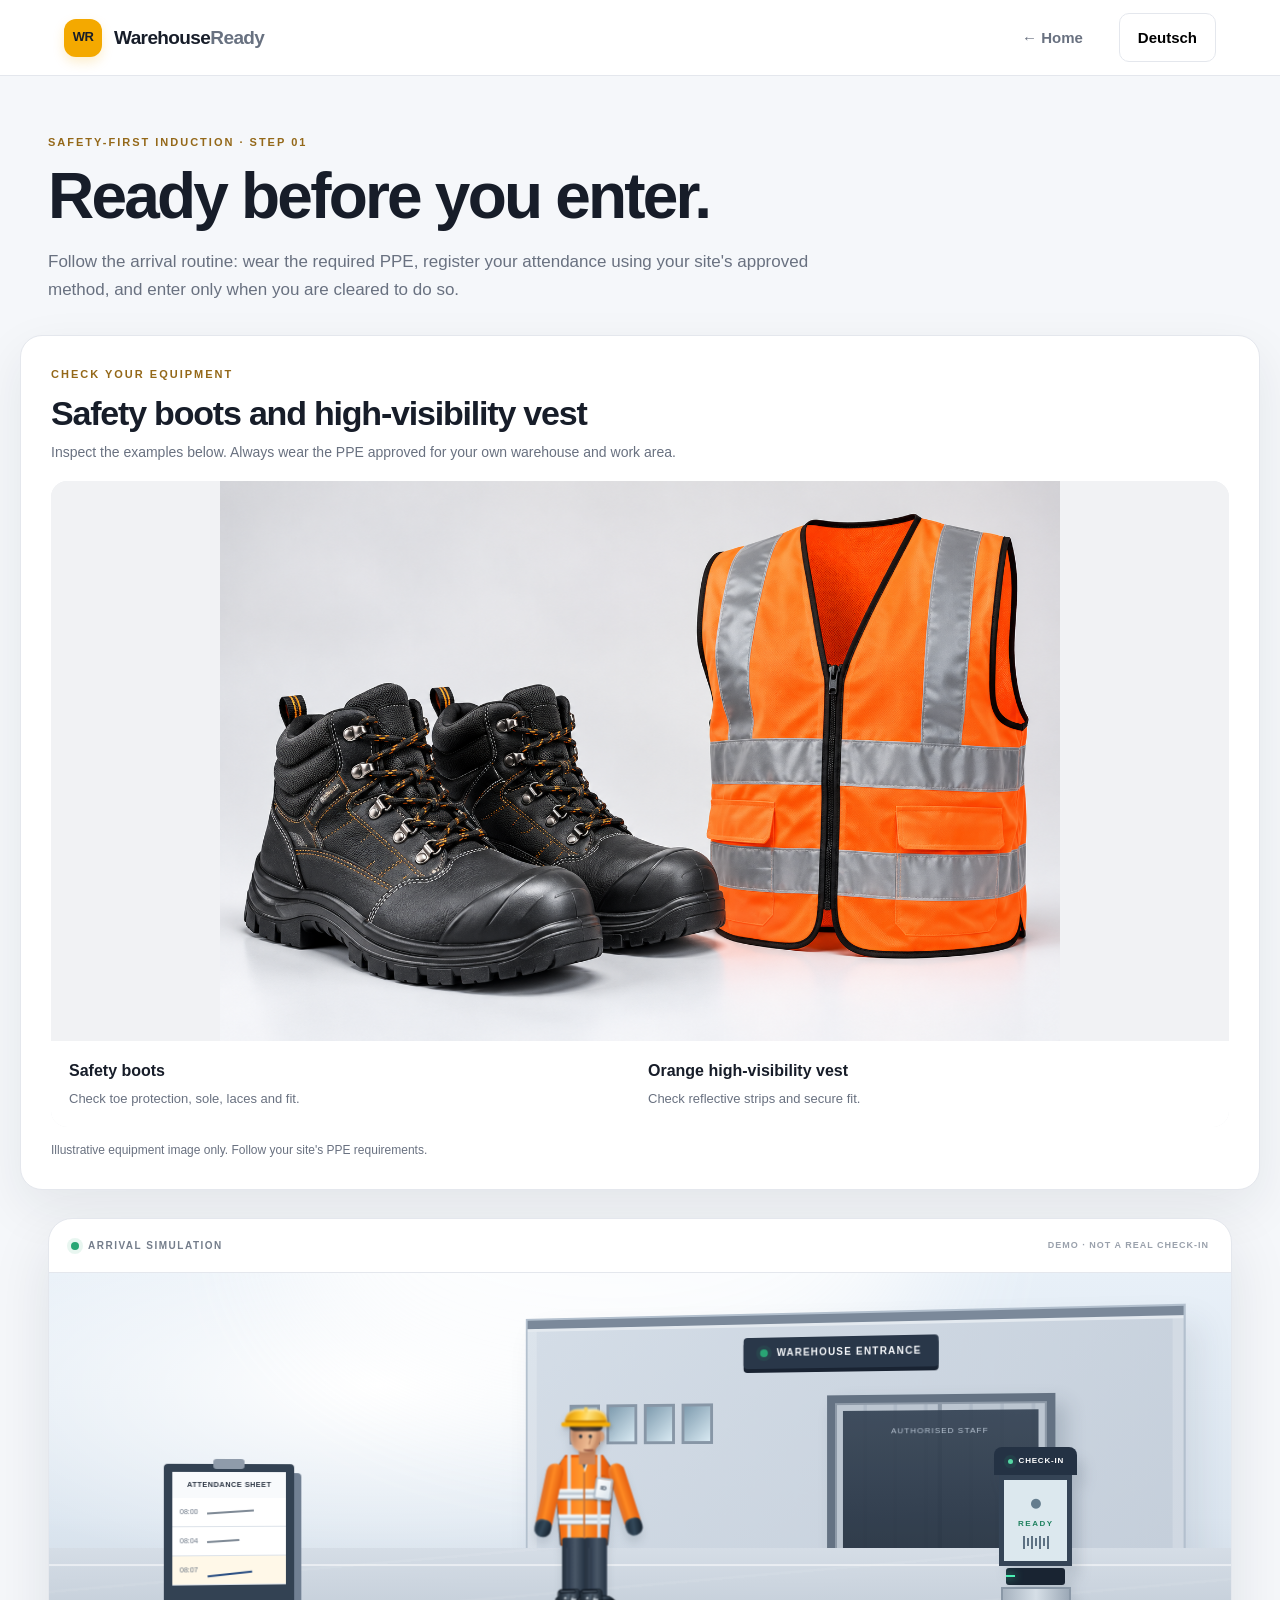
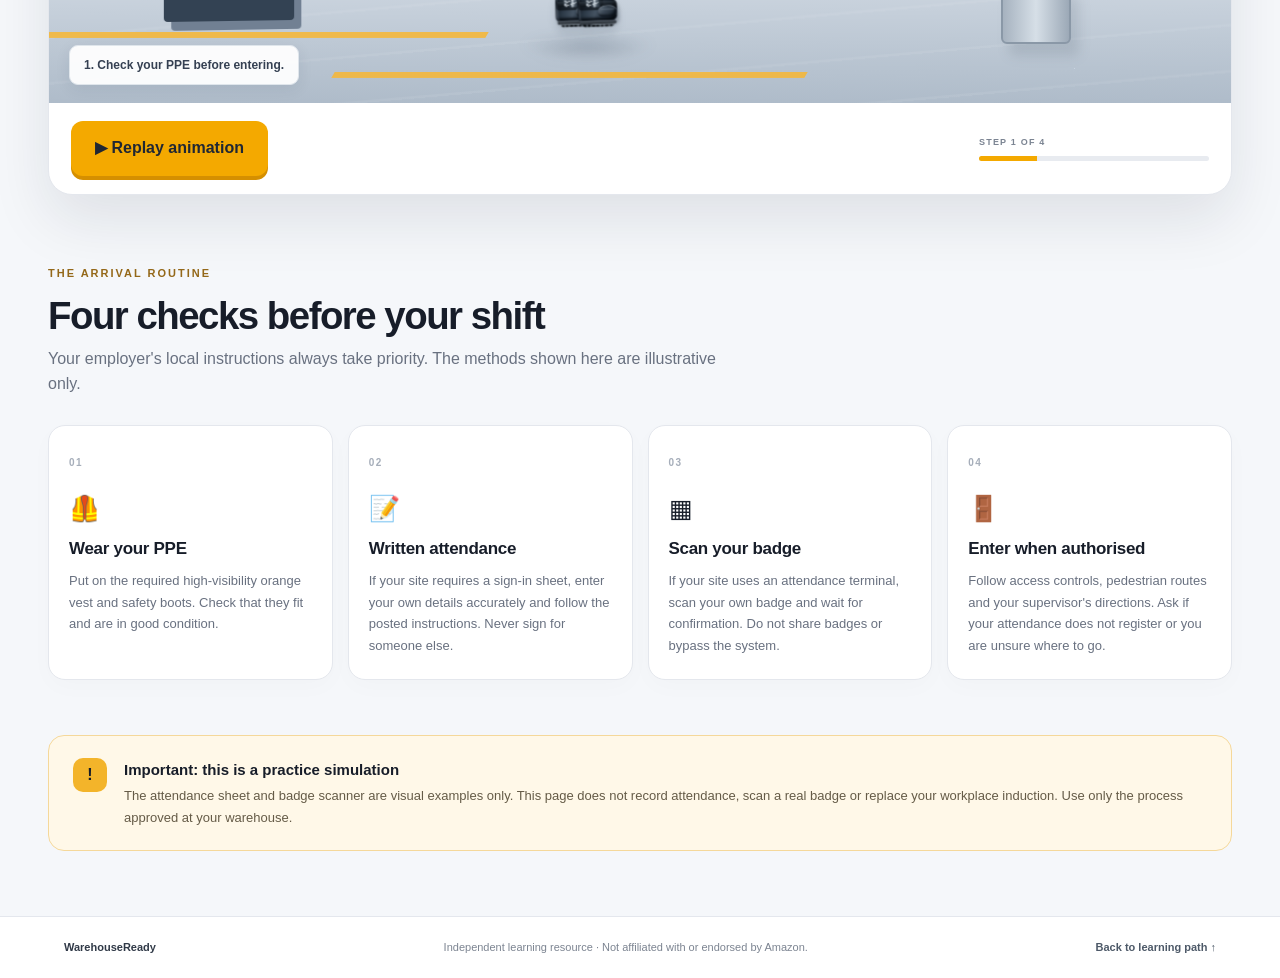
<file: safety-first.html>
<!doctype html>
<html lang="en">
<head>
  <meta charset="utf-8">
  <meta name="viewport" content="width=device-width, initial-scale=1">
  <meta name="description" content="Interactive safety-first induction for new warehouse starters: PPE, entrance check-in, written attendance and badge scanning.">
  <title>Safety First | WarehouseReady</title>
  <link rel="stylesheet" href="safety-first.css">
  <link rel="stylesheet" href="safety-first-3d-worker.css">
</head>
<body>
  <header class="topbar">
    <a class="brand" href="index.html" aria-label="WarehouseReady home"><span class="brand-mark">WR</span><span>Warehouse<span class="brand-light">Ready</span></span></a>
    <nav class="top-actions" aria-label="Page controls">
      <a class="home-link" href="index.html" data-en="← Home" data-de="← Startseite">← Home</a>
      <button class="language-toggle" id="languageToggle" type="button" aria-label="Switch language">Deutsch</button>
    </nav>
  </header>

  <main>
    <section class="intro">
      <p class="eyebrow" data-en="SAFETY-FIRST INDUCTION · STEP 01" data-de="SICHERHEITSEINWEISUNG · SCHRITT 01">SAFETY-FIRST INDUCTION · STEP 01</p>
      <h1 data-en="Ready before you enter." data-de="Gut vorbereitet, bevor du eintrittst.">Ready before you enter.</h1>
      <p class="intro-copy" data-en="Follow the arrival routine: wear the required PPE, register your attendance using your site's approved method, and enter only when you are cleared to do so." data-de="Folge der Ankunftsroutine: Trage die vorgeschriebene Schutzausrüstung, erfasse deine Anwesenheit mit der zugelassenen Methode deines Standorts und betrete den Arbeitsbereich erst, wenn du dazu berechtigt bist.">Follow the arrival routine: wear the required PPE, register your attendance using your site's approved method, and enter only when you are cleared to do so.</p>
    </section>

    <section class="ppe-showcase ppe-showcase-local" aria-label="Personal protective equipment examples">
      <div class="ppe-showcase-heading"><p class="eyebrow" data-en="CHECK YOUR EQUIPMENT" data-de="PRÜFE DEINE AUSRÜSTUNG">CHECK YOUR EQUIPMENT</p><h2 data-en="Safety boots and high-visibility vest" data-de="Sicherheitsschuhe und Warnweste">Safety boots and high-visibility vest</h2><p data-en="Inspect the examples below. Always wear the PPE approved for your own warehouse and work area." data-de="Sieh dir die Beispiele unten an. Trage immer die für dein Lager und deinen Arbeitsbereich zugelassene Schutzausrüstung.">Inspect the examples below. Always wear the PPE approved for your own warehouse and work area.</p></div>
      <figure class="ppe-image-frame"><img src="safety-ppe.png" alt="Black industrial safety boots beside an orange high-visibility vest with silver reflective strips" loading="eager"><figcaption><span><strong data-en="Safety boots" data-de="Sicherheitsschuhe">Safety boots</strong><small data-en="Check toe protection, sole, laces and fit." data-de="Prüfe Zehenschutz, Sohle, Schnürsenkel und Passform.">Check toe protection, sole, laces and fit.</small></span><span><strong data-en="Orange high-visibility vest" data-de="Orange Warnweste">Orange high-visibility vest</strong><small data-en="Check reflective strips and secure fit." data-de="Prüfe Reflexstreifen und sicheren Sitz.">Check reflective strips and secure fit.</small></span></figcaption></figure>
      <p class="ppe-credit" data-en="Illustrative equipment image only. Follow your site's PPE requirements." data-de="Nur eine beispielhafte Ausrüstungsabbildung. Beachte die PSA-Vorgaben deines Standorts.">Illustrative equipment image only. Follow your site's PPE requirements.</p>
    </section>

    <section class="scene-card" aria-label="Animated warehouse entrance training scene">
      <div class="scene-head"><span class="live-dot"></span><span data-en="ARRIVAL SIMULATION" data-de="ANKUNFTSSIMULATION">ARRIVAL SIMULATION</span><span class="scene-tag" data-en="DEMO · NOT A REAL CHECK-IN" data-de="DEMO · KEINE ECHTE ZEITERFASSUNG">DEMO · NOT A REAL CHECK-IN</span></div>
      <div class="scene" id="scene">
        <div class="sky-glow"></div>
        <div class="warehouse-back"><div class="roof-line"></div><div class="warehouse-sign"><span class="sign-light"></span><span data-en="WAREHOUSE ENTRANCE" data-de="LAGEREINGANG">WAREHOUSE ENTRANCE</span></div><div class="door-frame"><div class="door-left"></div><div class="door-right"></div><div class="door-inner"><span data-en="AUTHORISED STAFF" data-de="NUR BEFUGTES PERSONAL">AUTHORISED STAFF</span></div></div><div class="window-row"><i></i><i></i><i></i><i></i></div></div>
        <div class="floor"></div><div class="floor-line line-one"></div><div class="floor-line line-two"></div>
        <div class="checkin-kiosk"><div class="kiosk-top"><span class="kiosk-light"></span><span data-en="CHECK-IN" data-de="ANMELDUNG">CHECK-IN</span></div><div class="kiosk-screen"><div class="screen-user">●</div><span class="screen-text" data-en="READY" data-de="BEREIT">READY</span><div class="scan-bars"><i></i><i></i><i></i><i></i><i></i><i></i><i></i></div></div><div class="scanner"><span class="scanner-beam"></span></div><div class="kiosk-foot"></div></div>
        <div class="sign-in-board"><div class="board-title" data-en="ATTENDANCE SHEET" data-de="ANWESENHEITSLISTE">ATTENDANCE SHEET</div><div class="paper-row"><span>08:00</span><span class="scribble"></span></div><div class="paper-row"><span>08:04</span><span class="scribble short"></span></div><div class="paper-row active-row"><span>08:07</span><span class="write-line"></span></div><div class="board-clip"></div></div>
        <div class="worker" id="worker" aria-label="Animated warehouse worker wearing detailed steel-toe safety boots, work trousers and an orange high-visibility vest"><div class="worker-shadow"></div><div class="worker-head"><div class="hair"></div><div class="ear"></div><div class="face"><i class="eye eye-left"></i><i class="eye eye-right"></i><i class="nose"></i><i class="smile"></i></div><div class="hard-hat"><span></span></div></div><div class="neck"></div><div class="torso"><div class="vest"><div class="vest-neck"></div><div class="vest-stripe stripe-top"></div><div class="vest-stripe stripe-bottom"></div><div class="vest-zip"></div><div class="vest-pocket"></div></div></div><div class="arm arm-left"><div class="glove"></div></div><div class="arm arm-right"><div class="glove"></div></div><div class="leg leg-left"><div class="trouser-cuff"></div><div class="boot"><span class="boot-collar"></span><span class="boot-tongue"></span><span class="boot-eyelets"></span><span class="boot-laces"></span><span class="boot-toecap"></span><span class="boot-sole"></span><span class="boot-tread"></span></div></div><div class="leg leg-right"><div class="trouser-cuff"></div><div class="boot"><span class="boot-collar"></span><span class="boot-tongue"></span><span class="boot-eyelets"></span><span class="boot-laces"></span><span class="boot-toecap"></span><span class="boot-sole"></span><span class="boot-tread"></span></div></div><div class="badge" id="workerBadge">ID</div></div>
        <div class="scan-flash" id="scanFlash"><span>✓</span><b data-en="DEMO SCAN COMPLETE" data-de="DEMO-SCAN ABGESCHLOSSEN">DEMO SCAN COMPLETE</b></div>
        <div class="scene-caption" id="sceneCaption" aria-live="polite" data-en="1. Check your PPE before entering." data-de="1. Prüfe deine Schutzausrüstung vor dem Eintritt.">1. Check your PPE before entering.</div>
      </div>
      <div class="scene-controls"><button class="button primary" id="replayButton" type="button" data-en="▶ Replay animation" data-de="▶ Animation wiederholen">▶ Replay animation</button><div class="scene-progress"><span id="sceneStep">STEP 1 OF 4</span><div class="progress-track"><div id="progressFill"></div></div></div></div>
    </section>

    <section class="routine-section">
      <div class="section-heading"><p class="eyebrow" data-en="THE ARRIVAL ROUTINE" data-de="ABLAUF BEI DER ANKUNFT">THE ARRIVAL ROUTINE</p><h2 data-en="Four checks before your shift" data-de="Vier Schritte vor deiner Schicht">Four checks before your shift</h2><p data-en="Your employer's local instructions always take priority. The methods shown here are illustrative only." data-de="Die Anweisungen deines Arbeitgebers vor Ort haben immer Vorrang. Die hier gezeigten Methoden dienen nur zur Veranschaulichung.">Your employer's local instructions always take priority. The methods shown here are illustrative only.</p></div>
      <div class="routine-grid">
        <article class="routine-card"><span class="routine-number">01</span><div class="routine-icon">🦺</div><h3 data-en="Wear your PPE" data-de="Schutzausrüstung tragen">Wear your PPE</h3><p data-en="Put on the required high-visibility orange vest and safety boots. Check that they fit and are in good condition." data-de="Ziehe die vorgeschriebene orange Warnweste und Sicherheitsschuhe an. Prüfe Sitz und Zustand.">Put on the required high-visibility orange vest and safety boots. Check that they fit and are in good condition.</p></article>
        <article class="routine-card"><span class="routine-number">02</span><div class="routine-icon">📝</div><h3 data-en="Written attendance" data-de="Schriftliche Anwesenheit">Written attendance</h3><p data-en="If your site requires a sign-in sheet, enter your own details accurately and follow the posted instructions. Never sign for someone else." data-de="Wenn dein Standort eine Anwesenheitsliste nutzt, trage deine eigenen Angaben korrekt ein. Unterschreibe niemals für andere.">If your site requires a sign-in sheet, enter your own details accurately and follow the posted instructions. Never sign for someone else.</p></article>
        <article class="routine-card"><span class="routine-number">03</span><div class="routine-icon">▦</div><h3 data-en="Scan your badge" data-de="Ausweis scannen">Scan your badge</h3><p data-en="If your site uses an attendance terminal, scan your own badge and wait for confirmation. Do not share badges or bypass the system." data-de="Wenn ein Zeiterfassungsterminal verwendet wird, scanne deinen eigenen Ausweis und warte auf die Bestätigung. Teile keine Ausweise und umgehe das System nicht.">If your site uses an attendance terminal, scan your own badge and wait for confirmation. Do not share badges or bypass the system.</p></article>
        <article class="routine-card"><span class="routine-number">04</span><div class="routine-icon">🚪</div><h3 data-en="Enter when authorised" data-de="Nur mit Berechtigung eintreten">Enter when authorised</h3><p data-en="Follow access controls, pedestrian routes and your supervisor's directions. Ask if your attendance does not register or you are unsure where to go." data-de="Beachte Zugangskontrollen, Fußwege und Anweisungen deiner Führungskraft. Frage nach, wenn die Zeiterfassung nicht funktioniert oder du unsicher bist.">Follow access controls, pedestrian routes and your supervisor's directions. Ask if your attendance does not register or you are unsure where to go.</p></article>
      </div>
    </section>

    <section class="reminder"><div class="reminder-icon">!</div><div><h2 data-en="Important: this is a practice simulation" data-de="Wichtig: Dies ist eine Übungssimulation">Important: this is a practice simulation</h2><p data-en="The attendance sheet and badge scanner are visual examples only. This page does not record attendance, scan a real badge or replace your workplace induction. Use only the process approved at your warehouse." data-de="Die Anwesenheitsliste und der Scanner sind nur visuelle Beispiele. Diese Seite erfasst keine Arbeitszeit, scannt keinen echten Ausweis und ersetzt keine betriebliche Einweisung. Nutze nur den in deinem Lager freigegebenen Ablauf.">The attendance sheet and badge scanner are visual examples only. This page does not record attendance, scan a real badge or replace your workplace induction. Use only the process approved at your warehouse.</p></div></section>
  </main>
  <footer><span>WarehouseReady</span><span data-en="Independent learning resource · Not affiliated with or endorsed by Amazon." data-de="Unabhängige Lernhilfe · Nicht mit Amazon verbunden oder von Amazon empfohlen.">Independent learning resource · Not affiliated with or endorsed by Amazon.</span><a href="index.html" data-en="Back to learning path ↑" data-de="Zurück zum Lernpfad ↑">Back to learning path ↑</a></footer>
  <script src="safety-first.js"></script>
</body>
</html>
</file>
<file: styles.css>
@import url('https://fonts.googleapis.com/css2?family=DM+Sans:wght@400;500;600;700&family=Manrope:wght@400;500;600;700;800&display=swap');
:root{--bg:#f6f7f9;--surface:#fff;--ink:#17202b;--muted:#66717f;--line:#e2e6eb;--accent:#f2a900;--accent-dark:#9a6800;--blue:#163b5c;--blue2:#24577e;--soft:#fff5d8;--shadow:0 12px 40px rgba(23,32,43,.07)}
*{box-sizing:border-box}html{scroll-behavior:smooth;scroll-padding-top:90px}body{margin:0;background:var(--bg);color:var(--ink);font-family:"DM Sans",sans-serif;line-height:1.6}a{color:inherit}.skip-link{position:absolute;left:-999px;top:8px;background:#fff;padding:10px;z-index:10}.skip-link:focus{left:8px}.topbar{height:76px;padding:0 max(5vw,24px);display:flex;align-items:center;justify-content:space-between;background:rgba(255,255,255,.9);border-bottom:1px solid var(--line);position:sticky;top:0;z-index:5;backdrop-filter:blur(12px)}.brand{display:flex;gap:11px;align-items:center;text-decoration:none;font:800 18px Manrope,sans-serif;letter-spacing:-.6px}.brand-mark{display:grid;place-items:center;width:36px;height:36px;background:var(--accent);border-radius:11px;font-size:12px;color:#1c2731}.brand-light{font-weight:500;color:var(--muted)}.top-actions{display:flex;align-items:center;gap:10px}.language-label{font-size:12px;color:var(--muted)}select,.theme-toggle{border:1px solid var(--line);border-radius:9px;padding:9px 11px;background:var(--surface);color:var(--ink);font:inherit}.theme-toggle{font-size:18px;cursor:pointer}.hero{padding:76px max(5vw,24px) 62px;background:radial-gradient(ellipse at 80% 0%,#e4edf4 0,transparent 44%),linear-gradient(135deg,#fff 0%,#f8fafc 70%);display:grid;grid-template-columns:minmax(0,1.25fr) minmax(300px,.75fr);gap:8%;align-items:center}.eyebrow{font-size:11px;letter-spacing:1.8px;font-weight:700;color:var(--accent-dark)}h1,h2,h3{font-family:Manrope,sans-serif;line-height:1.15;letter-spacing:-.8px}h1{font-size:clamp(38px,5vw,66px);max-width:730px;margin:16px 0 22px;font-weight:800}h2{font-size:clamp(27px,3vw,38px);margin:10px 0 12px}h3{font-size:18px}.hero-subtitle{font-size:18px;color:var(--muted);max-width:650px}.hero-buttons{display:flex;gap:12px;flex-wrap:wrap;margin:28px 0}.button{display:inline-flex;align-items:center;justify-content:center;gap:10px;text-decoration:none;border:0;border-radius:10px;padding:13px 18px;font:700 14px "DM Sans",sans-serif;cursor:pointer;transition:transform .18s,box-shadow .18s}.button:hover{transform:translateY(-2px)}.button-primary{background:var(--accent);color:#17202b;box-shadow:0 6px 18px rgba(242,169,0,.18)}.button-secondary{border:1px solid var(--line);background:var(--surface)}.notice{max-width:680px;font-size:12px;color:var(--muted);border-left:3px solid var(--accent);padding-left:12px}.hero-card{background:var(--surface);border:1px solid var(--line);border-radius:20px;padding:26px;box-shadow:var(--shadow)}.hero-card-top{display:flex;gap:9px;align-items:center;color:var(--muted);font-size:10px;font-weight:700;letter-spacing:1.5px}.pulse{width:8px;height:8px;border-radius:50%;background:#34a477;box-shadow:0 0 0 4px #e3f5ed}.progress-label{display:flex;justify-content:space-between;margin:26px 0 9px;font-size:13px;font-weight:600}.progress-track,.quiz-track{height:7px;border-radius:10px;background:#edf0f3;overflow:hidden}.progress-fill{height:100%;width:0;background:var(--accent);border-radius:10px;transition:width .3s}.mini-steps{display:grid;gap:14px;margin:26px 0}.mini-steps>div{display:flex;align-items:center;gap:11px;font-size:13px}.step-icon{display:grid;place-items:center;width:24px;height:24px;background:#e8f5ed;color:#228354;border-radius:7px;font-weight:800}.small-muted{font-size:11px;color:var(--muted);border-top:1px solid var(--line);padding-top:15px;margin-bottom:0}.stats-row{display:grid;grid-template-columns:repeat(4,1fr);padding:25px max(5vw,24px);background:var(--surface);border-bottom:1px solid var(--line)}.stats-row div{padding:5px 22px;border-right:1px solid var(--line);display:flex;flex-direction:column;gap:2px}.stats-row div:first-child{padding-left:0}.stats-row div:last-child{border:0}.stats-row strong{font:800 20px Manrope,sans-serif}.stats-row span{font-size:12px;color:var(--muted)}.section{padding:76px max(5vw,24px)}.section-heading{display:flex;align-items:end;justify-content:space-between;gap:30px;margin-bottom:30px}.section-heading>p{max-width:400px;color:var(--muted);font-size:14px;margin:0 0 8px}.module-grid{display:grid;grid-template-columns:repeat(3,1fr);gap:16px}.module-card{position:relative;text-align:left;display:flex;flex-direction:column;align-items:flex-start;min-height:230px;padding:23px;background:var(--surface);border:1px solid var(--line);border-radius:15px;cursor:pointer;color:var(--ink);font-family:inherit;transition:transform .2s,border-color .2s,box-shadow .2s}.module-card:hover{transform:translateY(-4px);border-color:#d6a72f;box-shadow:var(--shadow)}.module-card.completed{border-color:#6cbf92;background:linear-gradient(130deg,var(--surface),#f0fbf5)}.module-number{position:absolute;top:20px;right:21px;color:#9aa3ad;font-size:12px;font-weight:700}.module-icon{font-size:27px;margin:8px 0 17px}.module-title{font:700 18px Manrope,sans-serif;margin-bottom:8px}.module-desc{font-size:13px;color:var(--muted);max-width:250px}.module-link{font-size:12px;font-weight:700;color:var(--accent-dark);margin-top:auto;padding-top:18px}.lesson-area{margin:0 max(5vw,24px) 30px;padding:32px;background:var(--surface);border:1px solid var(--line);border-radius:18px;box-shadow:var(--shadow)}.lesson-top{display:flex;justify-content:space-between;align-items:center}.text-button{border:0;background:none;color:var(--muted);font:600 13px "DM Sans",sans-serif;cursor:pointer;padding:8px}.lesson-area h2{font-size:32px}.lesson-area h3{margin-top:25px}.lesson-area p,.lesson-area li{color:var(--muted);font-size:15px}.lesson-area li{margin:8px 0}.lesson-footer{display:flex;align-items:center;gap:16px;flex-wrap:wrap;border-top:1px solid var(--line);margin-top:28px;padding-top:20px}.lesson-footer span{font-size:13px;color:#278453}.safety-section{background:#fff}.safety-banner{display:flex;align-items:flex-start;gap:20px;padding:28px;border-radius:16px;background:var(--soft);border:1px solid #f0dfad}.safety-symbol{display:grid;place-items:center;flex:0 0 42px;height:42px;border-radius:12px;background:var(--accent);font:800 24px Manrope}.safety-banner h2{font-size:clamp(25px,3vw,35px);margin:8px 0}.safety-banner p{max-width:780px;color:#615438;margin-bottom:0;font-size:14px}.safety-grid{display:grid;grid-template-columns:repeat(4,1fr);gap:18px;margin-top:25px}.safety-grid article{padding:20px 0;border-top:1px solid var(--line)}.safety-grid article>span{font-size:11px;font-weight:800;color:var(--accent-dark)}.safety-grid h3{margin:14px 0 8px}.safety-grid p{font-size:13px;color:var(--muted);margin:0}.quiz-section{background:#f1f4f7}.quiz-card{max-width:800px;margin:0 auto;background:var(--surface);padding:30px;border:1px solid var(--line);border-radius:18px;box-shadow:var(--shadow)}.quiz-progress{display:flex;justify-content:space-between;color:var(--muted);font-size:12px;font-weight:700;margin-bottom:12px}.quiz-track{height:5px}.quiz-track div{height:100%;width:20%;background:var(--blue2);transition:width .2s}.quiz-card h3{font-size:23px;margin:28px 0 20px}.answer-options{display:grid;gap:10px}.answer-option{border:1px solid var(--line);background:var(--surface);color:var(--ink);border-radius:10px;text-align:left;padding:13px 15px;font:500 14px "DM Sans",sans-serif;cursor:pointer}.answer-option:hover:not(:disabled){border-color:var(--blue2)}.answer-option.correct{border-color:#3eaa76;background:#effaf4}.answer-option.incorrect{border-color:#d66b6b;background:#fff2f2}.feedback{font-size:13px;min-height:24px;color:var(--muted)}.quiz-controls{display:flex;align-items:center;gap:14px;flex-wrap:wrap}.button:disabled{opacity:.45;cursor:not-allowed;transform:none}.glossary{display:grid;grid-template-columns:repeat(2,1fr);gap:0 30px;border-top:1px solid var(--line)}.glossary>div{display:flex;justify-content:space-between;gap:15px;padding:14px 3px;border-bottom:1px solid var(--line);font-size:13px}.glossary strong{font-weight:700}.glossary span{color:var(--muted);text-align:right}.final-cta{display:flex;align-items:center;justify-content:space-between;gap:24px;padding:48px max(5vw,24px);background:var(--blue);color:#fff}.final-cta .eyebrow{color:#f7c54f}.final-cta h2{max-width:620px;margin:10px 0}.final-cta p{color:#d1dce6;margin-bottom:0}.button-light{background:#fff;color:#142b3e;white-space:nowrap}footer{display:flex;justify-content:space-between;gap:20px;align-items:center;padding:24px max(5vw,24px);background:#102d45;color:#d0dce5;font-size:11px}footer span:first-child{font:800 14px Manrope,sans-serif;color:white}footer a{color:white;text-decoration:none}body.dark{--bg:#111820;--surface:#1b2530;--ink:#f0f4f8;--muted:#aab5c1;--line:#303d49;--soft:#392f18;--blue:#0c2539;background:var(--bg)}body.dark .topbar{background:rgba(27,37,48,.92)}body.dark .hero{background:radial-gradient(ellipse at 80% 0%,#243b4d 0,transparent 44%),linear-gradient(135deg,#17212b,#111820)}body.dark .safety-section{background:#151e27}body.dark .safety-banner p{color:#d9cba7}body.dark .quiz-section{background:#141d26}body.dark .module-card.completed{background:#1a3028}body.dark .answer-option.correct{background:#19392b}body.dark .answer-option.incorrect{background:#422627}
@media(max-width:850px){.hero{grid-template-columns:1fr;gap:35px;padding-top:55px}.hero-card{max-width:600px}.module-grid{grid-template-columns:repeat(2,1fr)}.safety-grid{grid-template-columns:repeat(2,1fr)}.section-heading{align-items:flex-start;flex-direction:column;gap:5px}.stats-row div{padding:5px 12px}}@media(max-width:540px){.topbar{padding:0 18px;height:68px}.language-label{display:none}.hero,.section{padding-left:20px;padding-right:20px}.hero{padding-top:43px}.hero-subtitle{font-size:16px}.module-grid{grid-template-columns:1fr}.module-card{min-height:190px}.stats-row{grid-template-columns:repeat(2,1fr);gap:18px;padding:22px 20px}.stats-row div{border-right:0;padding:0}.safety-grid{grid-template-columns:1fr 1fr;gap:12px}.safety-banner{padding:20px;gap:13px}.safety-symbol{flex-basis:34px;height:34px}.glossary{grid-template-columns:1fr}.glossary>div{gap:8px}.quiz-card{padding:20px}.lesson-area{margin-left:20px;margin-right:20px;padding:22px}.final-cta{align-items:flex-start;flex-direction:column;padding:38px 20px}footer{align-items:flex-start;flex-direction:column;padding:24px 20px}}

/* Larger, easier-to-tap homepage calls to action */
.hero-buttons .hero-cta{min-height:56px;padding:17px 25px;font-size:16px;border-radius:12px;letter-spacing:.1px}
.hero-buttons .hero-cta:focus-visible{outline:3px solid #244f76;outline-offset:3px}
/* High-definition PPE showcase replaces the starter-path panel */
.ppe-showcase{align-self:stretch;min-width:0;overflow:hidden;background:var(--surface);border:1px solid var(--line);border-radius:22px;box-shadow:var(--shadow);padding:20px;display:flex;flex-direction:column;justify-content:center}
.ppe-showcase-heading{display:flex;align-items:center;gap:10px;color:var(--muted);font-size:11px;font-weight:800;letter-spacing:1.45px;margin:0 2px 14px}
.ppe-status-dot{width:9px;height:9px;flex:0 0 9px;border-radius:50%;background:#2d9b70;box-shadow:0 0 0 4px #e6f5ee}
.ppe-product-image{display:block;width:100%;height:auto;aspect-ratio:3/2;object-fit:cover;object-position:center;border-radius:14px;background:#f0f1f3}
.ppe-caption{display:grid;grid-template-columns:1fr 1fr;gap:12px;margin-top:17px}
.ppe-caption>div{display:flex;align-items:flex-start;gap:8px;min-width:0}
.ppe-caption strong{font:700 13px/1.35 Manrope,sans-serif}
.ppe-number{display:grid;place-items:center;flex:0 0 25px;height:25px;border-radius:7px;background:#fff1c9;color:#8d5e00;font-size:11px;font-weight:800}
.ppe-note{margin:15px 2px 0;padding-top:13px;border-top:1px solid var(--line);font-size:12px;line-height:1.5;color:var(--muted)}
.sr-only{position:absolute!important;width:1px!important;height:1px!important;padding:0!important;margin:-1px!important;overflow:hidden!important;clip:rect(0,0,0,0)!important;white-space:nowrap!important;border:0!important}
body.dark .ppe-showcase{background:var(--surface)}
@media(max-width:850px){.ppe-showcase{max-width:650px;width:100%;justify-self:start}.ppe-product-image{aspect-ratio:3/2}}
@media(max-width:540px){.hero-buttons .hero-cta{min-height:54px;padding:15px 20px;font-size:15px;flex:1 1 auto}.ppe-showcase{padding:13px;border-radius:17px}.ppe-caption{gap:8px}.ppe-caption strong{font-size:12px}.ppe-product-image{aspect-ratio:1.2/1;object-fit:cover}}
</file>
<file: process-strip.css>
/*
  WarehouseReady process strip
  Add this file after styles.css, or copy these rules into styles.css.
*/
.warehouse-process-strip {
  max-width: 1240px;
  margin: 0 auto;
  padding: 26px 28px;
  display: grid;
  grid-template-columns: minmax(0, 1fr) auto minmax(0, 1fr) auto minmax(0, 1fr) auto minmax(0, 1fr);
  align-items: center;
  gap: 18px;
  background: #fff;
  border-top: 1px solid #e4e7ed;
  border-bottom: 1px solid #e4e7ed;
}

.warehouse-process-strip .process-step {
  min-width: 0;
  display: grid;
  grid-template-columns: 38px minmax(0, 1fr);
  grid-template-rows: auto auto;
  column-gap: 12px;
  align-items: center;
  position: relative;
}

.warehouse-process-strip .process-number {
  grid-column: 1;
  grid-row: 1;
  color: #946819;
  background: #fff2cf;
  border-radius: 8px;
  padding: 4px 6px;
  width: fit-content;
  font-size: 10px;
  font-weight: 900;
  letter-spacing: .5px;
}

.warehouse-process-strip .process-icon {
  grid-column: 1;
  grid-row: 2;
  font-size: 25px;
  line-height: 1.2;
  margin-top: 7px;
}

.warehouse-process-strip .process-copy {
  grid-column: 2;
  grid-row: 1 / span 2;
}

.warehouse-process-strip .process-copy h3 {
  margin: 0 0 5px;
  color: #171d29;
  font-size: 16px;
  line-height: 1.25;
  letter-spacing: -.25px;
}

.warehouse-process-strip .process-copy p {
  margin: 0;
  color: #697180;
  font-size: 12px;
  line-height: 1.5;
}

.warehouse-process-strip .process-connector {
  color: #d49a16;
  font-size: 24px;
  font-weight: 700;
}

@media (max-width: 900px) {
  .warehouse-process-strip {
    grid-template-columns: minmax(0, 1fr) auto minmax(0, 1fr);
    gap: 18px 12px;
    padding: 22px;
  }

  .warehouse-process-strip .process-step:nth-of-type(5) {
    grid-column: 1;
  }

  .warehouse-process-strip .process-connector:nth-of-type(6) {
    display: none;
  }
}

@media (max-width: 600px) {
  .warehouse-process-strip {
    grid-template-columns: 1fr;
    gap: 0;
    margin: 0;
    padding: 12px 18px;
  }

  .warehouse-process-strip .process-step {
    grid-template-columns: 42px minmax(0, 1fr);
    padding: 15px 0;
    border-bottom: 1px solid #edf0f4;
  }

  .warehouse-process-strip .process-step:last-of-type {
    border-bottom: 0;
  }

  .warehouse-process-strip .process-icon {
    font-size: 24px;
  }

  .warehouse-process-strip .process-copy h3 {
    font-size: 15px;
  }

  .warehouse-process-strip .process-copy p {
    font-size: 12px;
  }

  .warehouse-process-strip .process-connector {
    display: none;
  }
}
</file>
<file: safety-first.css>
:root{--ink:#171d29;--muted:#697180;--line:#e4e7ed;--paper:#fff;--soft:#f5f7fa;--amber:#f4a900;--orange:#ff7b19;--green:#16865f;--shadow:0 24px 60px rgba(24,34,50,.10)}*{box-sizing:border-box}html{scroll-behavior:smooth}body{margin:0;background:var(--soft);color:var(--ink);font-family:Inter,-apple-system,BlinkMacSystemFont,"Segoe UI",sans-serif;line-height:1.55}.topbar{height:76px;background:rgba(255,255,255,.94);border-bottom:1px solid var(--line);display:flex;align-items:center;justify-content:space-between;padding:0 max(5vw,24px);position:sticky;top:0;z-index:10;backdrop-filter:blur(16px)}.brand{display:flex;align-items:center;gap:12px;color:var(--ink);text-decoration:none;font-size:19px;font-weight:800;letter-spacing:-.6px}.brand-mark{height:38px;width:38px;display:grid;place-items:center;background:var(--amber);border-radius:12px;font-size:13px;box-shadow:0 5px 12px #f4a90033}.brand-light{color:#687180;font-weight:650}.top-actions{display:flex;align-items:center;gap:18px}.home-link{font-size:14px;color:var(--muted);text-decoration:none;font-weight:650}.language-toggle{border:1px solid var(--line);background:#fff;border-radius:10px;padding:10px 14px;font:inherit;font-size:13px;font-weight:700;cursor:pointer}.intro,main{max-width:1240px;margin:auto}.intro{padding:58px 28px 30px}.eyebrow{font-size:11px;font-weight:850;letter-spacing:2px;color:#946819;margin:0 0 12px}.intro h1{font-size:clamp(38px,5vw,64px);letter-spacing:-2.8px;line-height:1.04;margin:0;max-width:850px}.intro-copy{font-size:17px;line-height:1.7;color:var(--muted);max-width:800px;margin:18px 0 0}.scene-card{margin:0 28px;background:white;border:1px solid var(--line);border-radius:24px;overflow:hidden;box-shadow:var(--shadow)}.scene-head{height:54px;display:flex;align-items:center;gap:9px;padding:0 22px;border-bottom:1px solid var(--line);font-size:10px;letter-spacing:1.5px;font-weight:850;color:#747d8b}.live-dot,.sign-light,.kiosk-light{width:8px;height:8px;border-radius:50%;background:#29a574;box-shadow:0 0 0 4px #29a5741b}.scene-tag{margin-left:auto;color:#9aa1ac;letter-spacing:1px;font-size:9px}.scene{height:430px;position:relative;overflow:hidden;perspective:1000px;background:linear-gradient(180deg,#edf3fa 0%,#e6edf4 56%,#d8e0e8 100%);isolation:isolate}.sky-glow{position:absolute;width:650px;height:360px;left:20%;top:-220px;border-radius:50%;background:#fff;filter:blur(60px);opacity:.8}.warehouse-back{position:absolute;right:5%;top:36px;width:56%;height:290px;background:linear-gradient(135deg,#d4dde7,#c4ceda);border:2px solid #b3c0ce;transform:perspective(800px) rotateY(-4deg);box-shadow:inset 0 0 0 10px #ffffff2b}.roof-line{height:12px;background:#7b899a;border-bottom:3px solid #e3e9ef}.warehouse-sign{position:absolute;top:23px;left:50%;transform:translateX(-50%);padding:8px 17px;background:#293749;color:#f6f8fb;border-radius:4px;display:flex;align-items:center;gap:9px;font-size:10px;letter-spacing:1.2px;font-weight:800;white-space:nowrap;box-shadow:0 4px 0 #192332}.door-frame{position:absolute;right:18%;top:83px;width:34%;height:206px;background:#7c8997;border:8px solid #647283;box-shadow:inset 0 0 0 4px #aab5c2;display:flex;overflow:hidden}.door-left,.door-right{width:50%;height:100%;background:repeating-linear-gradient(90deg,#bbc5d0 0 26px,#aeb9c6 27px 30px);border:2px solid #8e9aa8}.door-inner{position:absolute;inset:8px 8px 0;background:linear-gradient(180deg,#354354,#1f2b3a);display:flex;align-items:flex-start;justify-content:center;padding-top:15px;color:#b9c5d3;font-size:8px;letter-spacing:1px;opacity:.92}.window-row{position:absolute;left:7%;top:90px;display:flex;gap:7px}.window-row i{display:block;width:33px;height:42px;background:linear-gradient(135deg,#7f9caf,#d8e9f2);border:3px solid #8796a6}.floor{position:absolute;inset:64% 0 0;background:linear-gradient(180deg,#d4dce5,#b8c3d0);transform:rotateX(5deg);transform-origin:top}.floor:after{content:"";position:absolute;left:0;right:0;top:16px;height:2px;background:#fff8}.floor-line{position:absolute;height:6px;width:40%;background:#f7b733;transform:skewX(-30deg);opacity:.85}.line-one{bottom:65px;left:-3%}.line-two{bottom:25px;left:24%}.checkin-kiosk{position:absolute;right:13%;bottom:61px;width:83px;height:195px;z-index:4;filter:drop-shadow(8px 12px 6px #34405222)}.kiosk-top{height:28px;background:#243244;color:#fff;border-radius:8px 8px 0 0;display:flex;align-items:center;justify-content:center;gap:6px;font-size:8px;letter-spacing:.8px;font-weight:800}.kiosk-light{width:5px;height:5px;background:#55d7a4}.kiosk-screen{height:91px;margin:0 5px;background:#dce8ee;border:5px solid #354456;display:flex;flex-direction:column;align-items:center;justify-content:center;position:relative}.screen-user{font-size:23px;color:#657d8e;line-height:1}.screen-text{font-size:8px;font-weight:900;letter-spacing:1.5px;color:#208260;margin:4px}.scan-bars{display:flex;gap:2px;height:15px;align-items:center}.scan-bars i{width:2px;height:13px;background:#5d7183}.scan-bars i:nth-child(2n){height:8px}.scanner{height:17px;margin:2px 12px;background:#192432;border-radius:3px;position:relative;overflow:hidden}.scanner-beam{position:absolute;top:7px;left:-30%;height:2px;width:45%;background:#4bf0b4;box-shadow:0 0 10px #4bf0b4;animation:beam 2s ease-in-out infinite}.kiosk-foot{height:57px;width:70px;margin:auto;background:linear-gradient(90deg,#a6b2bf,#d6dfe7,#9ca9b7);border:2px solid #8a98a7;border-radius:0 0 6px 6px}.sign-in-board{position:absolute;left:10%;bottom:82px;width:125px;height:157px;background:#334253;padding:8px;border-radius:4px;transform:rotateY(7deg);box-shadow:7px 9px 0 #718093}.board-title{height:26px;background:#f8fafc;display:grid;place-items:center;font-size:7px;letter-spacing:.5px;font-weight:900;color:#2b3543}.paper-row{height:29px;display:flex;align-items:center;gap:8px;padding:0 7px;background:#fff;border-bottom:1px solid #dce2e9;font-size:7px;color:#657180}.scribble{display:block;width:45px;height:2px;background:#7e8995;transform:rotate(-4deg)}.scribble.short{width:31px}.active-row{background:#fff8e8}.write-line{width:43px;height:10px;border-bottom:2px solid #294e83;transform:rotate(-6deg)}.board-clip{position:absolute;top:-5px;left:47px;width:30px;height:10px;background:#8f9baa;border-radius:3px}.worker{position:absolute;left:24%;bottom:52px;width:125px;height:280px;z-index:5;transform:translateX(0) scale(.88);transform-origin:bottom center;animation:arrive 12s cubic-bezier(.5,0,.2,1) infinite}.worker-shadow{position:absolute;bottom:-4px;left:1px;width:130px;height:20px;background:#56647644;border-radius:50%;filter:blur(5px)}.worker-head{position:absolute;left:42px;top:5px;width:43px;height:49px;z-index:3}.face{position:absolute;inset:11px 4px 0;background:linear-gradient(110deg,#c98760,#f0bd92);border-radius:42% 42% 45% 45%;box-shadow:inset -4px 0 #a86c4e}.hair{position:absolute;top:5px;left:4px;width:37px;height:20px;background:#44372f;border-radius:55% 50% 20% 20%;z-index:2}.ear{position:absolute;right:0;top:25px;width:7px;height:12px;background:#d69b74;border-radius:50%}.hard-hat{position:absolute;top:0;left:-2px;width:48px;height:17px;background:linear-gradient(180deg,#ffca35,#e8a100);border-radius:26px 26px 5px 5px;z-index:4;box-shadow:inset 0 -3px #cb8b00}.hard-hat:after{content:"";position:absolute;left:-4px;bottom:-3px;width:56px;height:5px;background:#f5ad05;border-radius:4px}.hard-hat span{position:absolute;left:22px;top:-2px;width:4px;height:6px;background:#f8d15b}.eye{position:absolute;top:18px;width:4px;height:4px;border-radius:50%;background:#24303a}.eye-left{left:10px}.eye-right{right:10px}.nose{position:absolute;left:19px;top:22px;width:4px;height:7px;border-right:1px solid #a36c4d;transform:rotate(15deg)}.smile{position:absolute;left:15px;top:32px;width:12px;height:5px;border-bottom:2px solid #8c4d3c;border-radius:0 0 50% 50%}.neck{position:absolute;top:48px;left:56px;width:19px;height:20px;background:#c98760;z-index:1}.torso{position:absolute;top:57px;left:28px;width:68px;height:104px;background:#3d4a5a;clip-path:polygon(19% 0,81% 0,100% 18%,90% 100%,10% 100%,0 18%);border-radius:12px}.vest{position:absolute;inset:0;background:linear-gradient(90deg,#ff7c19 0 45%,#f96a12 45% 55%,#ff8b20 55%);clip-path:polygon(17% 0,42% 0,50% 16%,58% 0,83% 0,100% 22%,88% 100%,12% 100%,0 22%);box-shadow:inset 0 0 0 3px #e85d0d}.vest:before,.vest:after{content:"";position:absolute;top:0;bottom:0;width:4px;background:#d9e2e9;opacity:.95}.vest:before{left:15px}.vest:after{right:15px}.vest-neck{position:absolute;top:0;left:29px;width:12px;height:20px;background:#e5edf4;clip-path:polygon(0 0,100% 0,50% 100%)}.vest-stripe{position:absolute;left:3px;right:3px;height:11px;background:linear-gradient(180deg,#fff,#c8d2da 50%,#f8fbff);box-shadow:0 1px 2px #9ba7b4}.stripe-top{top:39px}.stripe-bottom{top:68px}.vest-zip{position:absolute;left:33px;top:20px;bottom:8px;width:2px;background:#d65b10}.vest-pocket{position:absolute;right:9px;top:23px;width:12px;height:15px;border:2px solid #d65b10;border-radius:2px}.arm{position:absolute;top:67px;width:19px;height:78px;background:linear-gradient(90deg,#ff7d1b,#e96912);border-radius:12px;z-index:1;transform-origin:top center}.arm-left{left:20px;transform:rotate(12deg);animation:armLeft 1.1s ease-in-out infinite alternate}.arm-right{right:18px;transform:rotate(-18deg);animation:armRight 1.1s ease-in-out infinite alternate}.glove{position:absolute;bottom:-7px;left:0;width:19px;height:20px;background:#26394b;border-radius:7px 7px 9px 9px}.leg{position:absolute;top:151px;width:26px;height:83px;background:linear-gradient(90deg,#334153,#485568);border-radius:3px;z-index:2}.leg-left{left:37px;transform-origin:top center;animation:walkLeft .75s ease-in-out infinite alternate}.leg-right{left:62px;transform-origin:top center;animation:walkRight .75s ease-in-out infinite alternate}.trouser-cuff{position:absolute;bottom:0;left:0;width:26px;height:15px;background:#263647}.boot{position:absolute;bottom:-10px;left:-5px;width:38px;height:20px;background:linear-gradient(180deg,#364453,#17222f);border-radius:5px 10px 5px 4px;border-bottom:4px solid #111923;box-shadow:inset 0 3px #5c6875}.boot:after{content:"";position:absolute;left:5px;right:4px;top:4px;height:3px;background:#a8b3bf;opacity:.7}.badge{position:absolute;top:83px;left:74px;width:20px;height:25px;background:#f4f7fa;border:2px solid #d2dce5;border-radius:3px;z-index:6;font-size:7px;font-weight:900;display:grid;place-items:center;color:#253649;transform:rotate(8deg)}.scan-flash{position:absolute;right:24%;top:42%;z-index:7;display:flex;align-items:center;gap:9px;padding:12px 16px;border-radius:12px;background:#e7fff4;border:1px solid #8be2be;color:#14764e;font-size:10px;letter-spacing:.7px;box-shadow:0 8px 25px #26394b20;opacity:0;transform:translateY(8px) scale(.9)}.scan-flash span{font-size:19px}.scan-flash.show{animation:scanPop 2.4s ease both}.scene-caption{position:absolute;left:20px;bottom:18px;z-index:8;padding:10px 14px;background:#fffE;border:1px solid #dfe5eb;border-radius:9px;font-size:12px;font-weight:750;color:#354052;box-shadow:0 4px 15px #1b2a3a14}.scene-controls{display:flex;align-items:center;justify-content:space-between;gap:20px;padding:18px 22px}.button{border:0;border-radius:11px;padding:12px 17px;font:inherit;font-weight:800;font-size:13px;cursor:pointer}.primary{background:var(--amber);color:#202733;box-shadow:0 4px 0 #d58f00}.primary:hover{background:#ffc02c}.scene-progress{width:230px}.scene-progress span{display:block;color:#7b8492;font-size:9px;font-weight:850;letter-spacing:1.2px;margin-bottom:7px}.progress-track{height:5px;border-radius:9px;background:#e8ebf0;overflow:hidden}.progress-track div{width:25%;height:100%;background:var(--amber);transition:width .3s}.routine-section{padding:70px 28px 45px}.section-heading{max-width:700px;margin-bottom:28px}.section-heading h2{font-size:clamp(28px,3vw,40px);letter-spacing:-1.5px;line-height:1.12;margin:0 0 10px}.section-heading>p:last-child{color:var(--muted);margin:0}.routine-grid{display:grid;grid-template-columns:repeat(4,1fr);gap:15px}.routine-card{position:relative;background:white;border:1px solid var(--line);border-radius:17px;padding:23px 20px;min-height:255px;box-shadow:0 7px 25px #1b2a3a05}.routine-number{font-size:10px;font-weight:900;letter-spacing:1.5px;color:#a6aeba}.routine-icon{font-size:25px;margin:16px 0 8px}.routine-card h3{font-size:17px;letter-spacing:-.3px;margin:0 0 8px}.routine-card p{font-size:13px;line-height:1.65;color:var(--muted);margin:0}.reminder{display:flex;gap:17px;margin:10px 28px 65px;padding:22px 24px;background:#fff8e8;border:1px solid #f5d89a;border-radius:16px}.reminder-icon{flex:none;width:34px;height:34px;display:grid;place-items:center;border-radius:10px;background:#f3b42a;font-weight:900}.reminder h2{font-size:15px;margin:0 0 4px}.reminder p{font-size:13px;color:#655b47;line-height:1.65;margin:0}footer{border-top:1px solid var(--line);background:#fff;display:flex;align-items:center;justify-content:space-between;gap:20px;padding:22px max(5vw,24px);font-size:11px;color:#7c8491}footer span:first-child{font-weight:850;color:#303947}footer a{color:#4d5968;text-decoration:none;font-weight:700}@keyframes arrive{0%,8%{left:24%;transform:translateX(0) scale(.88)}25%{left:32%;transform:translateX(0) scale(.88)}40%{left:39%;transform:translateX(0) scale(.88)}47%,57%{left:40%;transform:translateX(0) scale(.88)}70%{left:47%;transform:translateX(0) scale(.88)}90%,100%{left:47%;transform:translateX(0) scale(.88)}}@keyframes walkLeft{from{transform:rotate(12deg)}to{transform:rotate(-16deg)}}@keyframes walkRight{from{transform:rotate(-14deg)}to{transform:rotate(15deg)}}@keyframes armLeft{from{transform:rotate(12deg)}to{transform:rotate(-10deg)}}@keyframes armRight{from{transform:rotate(-18deg)}to{transform:rotate(12deg)}}@keyframes beam{0%{left:-40%}100%{left:120%}}@keyframes scanPop{0%,100%{opacity:0;transform:translateY(8px) scale(.9)}15%,75%{opacity:1;transform:translateY(0) scale(1)}}@media(max-width:900px){.routine-grid{grid-template-columns:repeat(2,1fr)}.scene{height:390px}.warehouse-back{right:3%;width:65%}.worker{transform:scale(.76);transform-origin:bottom left}.sign-in-board{left:4%;transform:scale(.85);transform-origin:bottom left}.checkin-kiosk{right:9%;transform:scale(.9);transform-origin:bottom right}.scene-caption{max-width:65%}}@media(max-width:560px){.topbar{height:65px;padding:0 17px}.brand{font-size:16px}.brand-mark{width:33px;height:33px}.top-actions{gap:10px}.home-link{font-size:12px}.language-toggle{padding:8px 10px;font-size:12px}.intro{padding:40px 18px 24px}.intro h1{letter-spacing:-1.6px}.intro-copy{font-size:15px}.scene-card{margin:0 12px;border-radius:17px}.scene-head{padding:0 13px;font-size:9px}.scene-tag{font-size:7px;max-width:120px;text-align:right}.scene{height:340px}.warehouse-back{top:35px;right:-4%;width:78%;height:245px}.door-frame{height:160px;top:74px;right:12%}.warehouse-sign{font-size:7px;top:18px}.window-row{top:82px;left:3%}.window-row i{width:20px;height:28px}.worker{bottom:39px;left:8%;transform:scale(.65);transform-origin:bottom left}.sign-in-board{bottom:57px;left:2%;transform:scale(.65);transform-origin:bottom left}.checkin-kiosk{bottom:42px;right:5%;transform:scale(.72);transform-origin:bottom right}.scene-caption{left:10px;bottom:10px;font-size:10px;max-width:74%;padding:8px 10px}.scene-controls{padding:14px;align-items:flex-start;flex-direction:column}.scene-progress{width:100%}.routine-section{padding:50px 18px 30px}.routine-grid{grid-template-columns:1fr;gap:10px}.routine-card{min-height:auto;padding:18px}.routine-icon{margin:9px 0 5px}.reminder{margin:10px 12px 45px;padding:17px;gap:12px}footer{align-items:flex-start;flex-direction:column;gap:8px;padding:20px 18px}}@media(prefers-reduced-motion:reduce){*,*:before,*:after{animation-duration:.01ms!important;animation-iteration-count:1!important;scroll-behavior:auto!important}}

/* Enhanced dimensional warehouse scene and detailed safety footwear */
.scene{background:radial-gradient(ellipse at 28% 26%,#fff 0,rgba(255,255,255,.55) 18%,transparent 42%),linear-gradient(180deg,#e8f0f8 0%,#dce6f0 57%,#c5d0dc 100%)}
.warehouse-back{box-shadow:inset 0 0 0 10px #ffffff30,12px 18px 30px #26384b18;transform:perspective(900px) rotateY(-4deg) translateZ(-8px)}
.door-frame{box-shadow:inset 0 0 0 4px #aab5c2,10px 10px 18px #27394a30}
.floor{background:repeating-linear-gradient(175deg,transparent 0 42px,#ffffff12 43px 45px),linear-gradient(180deg,#d5dde6,#aebbc9)}
.worker{filter:drop-shadow(0 8px 5px #26394b20);transform-style:preserve-3d}
.worker-head{filter:drop-shadow(2px 3px 2px #593a2a28);transform:rotateY(-5deg)}
.face{background:linear-gradient(105deg,#9d6245 0%,#dca27b 36%,#efbd94 63%,#b77956 100%);box-shadow:inset -5px -1px 0 #a86c4e35,inset 2px 2px 4px #fff5}
.hair{background:linear-gradient(90deg,#2b2929,#544137 45%,#2b2929);box-shadow:inset 0 3px 0 #6a5140}
.hard-hat{background:linear-gradient(105deg,#d88c00 0%,#ffc72f 35%,#ffe17a 54%,#e8a100 100%);box-shadow:inset 0 2px 2px #fff8,inset 0 -4px #bd7900,2px 3px 4px #4a3b202c}
.torso{background:linear-gradient(90deg,#263343,#4a5868 45%,#273545);box-shadow:inset 5px 0 7px #101b292b}
.vest{background:linear-gradient(90deg,#e75c0c 0%,#ff7b19 20%,#ff9a31 47%,#f36c12 75%,#d9510b 100%);filter:drop-shadow(2px 3px 2px #79340e24)}
.vest-stripe{background:linear-gradient(180deg,#fff 0%,#dfe8ee 30%,#aebbc7 48%,#f7fbff 72%,#cbd6df 100%);box-shadow:0 1px 2px #6d7886,0 0 2px #fff9}
.vest-zip{background:linear-gradient(90deg,#9c3e0b,#f8b16c,#b8470a)}
.arm{background:linear-gradient(90deg,#dc5d10,#ff8a24 45%,#e55f10);box-shadow:inset 3px 0 3px #fff2}
.glove{background:linear-gradient(100deg,#172635,#34495a 48%,#111b27);box-shadow:inset 2px 1px 1px #8090a055}
.leg{background:linear-gradient(90deg,#202c3a 0%,#3c4a5c 42%,#4a5868 57%,#263444 100%);box-shadow:inset 3px 0 3px #ffffff0a}
.leg:before{content:"";position:absolute;top:12px;left:5px;width:1px;height:48px;background:#7b879533;box-shadow:3px 0 #17233118}
.trouser-cuff{background:linear-gradient(90deg,#1b2734,#3a4859 55%,#202c3a);border-top:2px solid #657180;box-shadow:0 2px 2px #11192340}
/* Real-work-boot silhouette: ankle support, stitched panels, laces, reinforced toe and layered anti-slip sole. */
.boot{position:absolute;bottom:-13px;left:-8px;width:45px;height:29px;border-radius:5px 13px 7px 5px;background:linear-gradient(105deg,#111820 0%,#2c3947 22%,#465463 47%,#263442 70%,#111923 100%);border:1px solid #111923;box-shadow:inset 2px 1px 2px #a5b4c244,inset -3px -3px 3px #080d13,2px 4px 4px #17202a4d;transform:rotate(-2deg);overflow:visible}
.boot:before{content:"";position:absolute;left:2px;top:-9px;width:24px;height:18px;border-radius:5px 5px 2px 2px;background:linear-gradient(90deg,#1a2530,#526170 48%,#202c38);border:1px solid #111923;box-shadow:inset 1px 1px #9ba8b633}
.boot:after{content:"";position:absolute;left:0;right:-1px;bottom:-5px;height:7px;border-radius:2px 5px 5px 4px;background:linear-gradient(180deg,#38414a 0%,#161b20 48%,#090d11 100%);border:1px solid #080c10;box-shadow:0 2px 0 #070a0d}
.boot-collar{position:absolute;z-index:2;left:4px;top:-8px;width:19px;height:4px;border-radius:3px;background:linear-gradient(#697785,#202b36);border:1px solid #111923}
.boot-tongue{position:absolute;z-index:2;left:14px;top:-3px;width:11px;height:15px;background:linear-gradient(90deg,#1c2732,#5b6875,#202b36);clip-path:polygon(18% 0,82% 0,100% 100%,0 100%)}
.boot-eyelets{position:absolute;z-index:4;left:9px;top:0;width:3px;height:11px;border-radius:2px;background:repeating-linear-gradient(180deg,#b8c2ca 0 2px,#5e6974 2px 4px);box-shadow:8px 1px #a9b4be}
.boot-laces{position:absolute;z-index:5;left:11px;top:3px;width:12px;height:8px;background:repeating-linear-gradient(170deg,transparent 0 2px,#d7dfe5 2px 3px,transparent 3px 4px);transform:skewY(-9deg)}
.boot-toecap{position:absolute;z-index:3;right:0;bottom:4px;width:21px;height:13px;border-radius:55% 45% 35% 30%;background:linear-gradient(120deg,#65717d 0%,#3e4b59 35%,#17212c 100%);border-top:1px solid #8b98a4;box-shadow:inset -2px -2px 3px #0a1017}
.boot-toecap:after{content:"";position:absolute;left:3px;right:2px;top:3px;height:1px;background:#a7b3bd60}
.boot-sole{position:absolute;z-index:4;left:1px;right:0;bottom:-4px;height:4px;background:linear-gradient(180deg,#515963,#242a30);border-radius:1px 4px 4px 2px}
.boot-tread{position:absolute;z-index:5;left:5px;right:3px;bottom:-7px;height:2px;background:repeating-linear-gradient(90deg,#090d11 0 3px,#414951 3px 5px);border-radius:0 0 3px 3px}
.boot{transform-origin:top left;}
.worker-shadow{background:radial-gradient(ellipse,#34465b55 0%,#34465b20 48%,transparent 75%);filter:blur(7px);transform:scaleX(1.12)}
.badge{background:linear-gradient(120deg,#fff,#dbe5ed);box-shadow:1px 2px 3px #14202c55;border-color:#aebbc7}
@keyframes bootStep{0%,100%{filter:brightness(1)}50%{filter:brightness(1.12)}}
@media(prefers-reduced-motion:reduce){.boot,.worker,.leg,.arm,.scanner-beam{animation:none!important}}


/* PPE photo showcase: high-resolution visual references above the arrival simulation. */
.ppe-showcase{margin:0 28px 28px;padding:28px;background:linear-gradient(135deg,#fff,#f8fafc);border:1px solid var(--line);border-radius:22px;box-shadow:0 14px 38px rgba(24,34,50,.055)}
.ppe-showcase-heading{max-width:760px;margin-bottom:20px}.ppe-showcase-heading h2{font-size:clamp(25px,3vw,35px);line-height:1.1;letter-spacing:-1.2px;margin:0 0 9px}.ppe-showcase-heading>p:last-child{margin:0;color:var(--muted);font-size:14px;line-height:1.6}
.ppe-showcase-grid{display:grid;grid-template-columns:repeat(2,minmax(0,1fr));gap:18px}.ppe-photo-card{min-width:0;overflow:hidden;border:1px solid #e3e7ed;border-radius:16px;background:#fff;box-shadow:0 8px 22px #1c2b3a0b}.ppe-photo-card img{display:block;width:100%;height:245px;object-fit:cover;background:#e8edf2}.ppe-photo-card:first-child img{object-position:center 56%}.ppe-photo-card:nth-child(2) img{object-position:center 48%}.ppe-photo-caption{display:flex;gap:13px;padding:17px 18px 19px;align-items:flex-start}.ppe-photo-icon{display:grid;place-items:center;flex:none;width:34px;height:34px;border-radius:10px;background:#fff1d0;color:#825500;font-size:11px;font-weight:900}.ppe-photo-caption h3{font-size:16px;margin:0 0 4px;letter-spacing:-.3px}.ppe-photo-caption p{font-size:12px;line-height:1.6;color:var(--muted);margin:0}.ppe-credit{font-size:10px;color:#7b8492;margin:14px 2px 0}.ppe-credit a{color:#536274;text-underline-offset:2px}
/* A restrained, alternating human gait replaces the constant swinging that looked dance-like. */
.worker{animation:arrive 4.7s cubic-bezier(.22,.68,.2,1) 1 both;}
.worker.walking .leg-left{animation:humanLegLeft .72s ease-in-out infinite;}
.worker.walking .leg-right{animation:humanLegRight .72s ease-in-out infinite;}
.worker.walking .arm-left{animation:humanArmLeft .72s ease-in-out infinite;}
.worker.walking .arm-right{animation:humanArmRight .72s ease-in-out infinite;}
.worker.walking .torso{animation:humanTorso .72s ease-in-out infinite;transform-origin:50% 0;}
.worker .leg-left,.worker .leg-right,.worker .arm-left,.worker .arm-right,.worker .torso{animation-play-state:running;}
.worker:not(.walking) .leg-left,.worker:not(.walking) .leg-right,.worker:not(.walking) .arm-left,.worker:not(.walking) .arm-right,.worker:not(.walking) .torso{animation:none!important;}
.worker .leg-left{transform-origin:50% 4px}.worker .leg-right{transform-origin:50% 4px}.worker .arm-left{transform-origin:50% 6px}.worker .arm-right{transform-origin:50% 6px}
@keyframes arrive{0%{left:24%;transform:translateX(0) scale(.88)}72%{left:39%;transform:translateX(0) scale(.88)}100%{left:40%;transform:translateX(0) scale(.88)}}
@keyframes humanLegLeft{0%,100%{transform:rotate(13deg)}50%{transform:rotate(-15deg)}}
@keyframes humanLegRight{0%,100%{transform:rotate(-15deg)}50%{transform:rotate(13deg)}}
@keyframes humanArmLeft{0%,100%{transform:rotate(-12deg)}50%{transform:rotate(14deg)}}
@keyframes humanArmRight{0%,100%{transform:rotate(14deg)}50%{transform:rotate(-12deg)}}
@keyframes humanTorso{0%,100%{transform:translateY(0) rotate(0)}50%{transform:translateY(1px) rotate(.4deg)}}
@media(max-width:900px){.ppe-showcase{margin:0 28px 24px;padding:22px}.ppe-photo-card img{height:210px}}
@media(max-width:560px){.ppe-showcase{margin:0 12px 20px;padding:17px;border-radius:17px}.ppe-showcase-grid{grid-template-columns:1fr;gap:12px}.ppe-photo-card img{height:210px}.ppe-showcase-heading h2{letter-spacing:-.8px}.ppe-showcase-heading>p:last-child{font-size:13px}}

/* Naturalised gait: smaller limb rotations and almost no vertical bounce. */
.worker.walking .leg-left{animation:humanLegLeft .82s ease-in-out infinite;}
.worker.walking .leg-right{animation:humanLegRight .82s ease-in-out infinite;}
.worker.walking .arm-left{animation:humanArmLeft .82s ease-in-out infinite;}
.worker.walking .arm-right{animation:humanArmRight .82s ease-in-out infinite;}
.worker.walking .torso{animation:humanTorso .82s ease-in-out infinite;transform-origin:50% 0;}
@keyframes arrive{0%{left:24%;transform:translateX(0) scale(.88)}8%{left:24%;transform:translateX(0) scale(.88)}76%{left:39%;transform:translateX(0) scale(.88)}100%{left:40%;transform:translateX(0) scale(.88)}}
@keyframes humanLegLeft{0%,100%{transform:rotate(7deg)}50%{transform:rotate(-8deg)}}
@keyframes humanLegRight{0%,100%{transform:rotate(-8deg)}50%{transform:rotate(7deg)}}
@keyframes humanArmLeft{0%,100%{transform:rotate(-5deg)}50%{transform:rotate(6deg)}}
@keyframes humanArmRight{0%,100%{transform:rotate(6deg)}50%{transform:rotate(-5deg)}}
@keyframes humanTorso{0%,100%{transform:translateY(0) rotate(0)}50%{transform:translateY(.5px) rotate(.2deg)}}


/* Revised PPE showcase and larger touch-friendly controls */
.ppe-showcase-local{margin:0 auto 28px;max-width:1240px;padding:clamp(18px,3vw,30px);background:var(--surface,#fff);border:1px solid var(--line,#dfe3e8);border-radius:22px;box-shadow:0 18px 50px rgba(25,39,55,.08)}
.ppe-showcase-local .ppe-showcase-heading{margin-bottom:18px}
.ppe-showcase-local .ppe-showcase-heading h2{margin:8px 0;font-size:clamp(24px,3vw,34px)}
.ppe-showcase-local .ppe-showcase-heading>p:last-child{max-width:760px;color:var(--muted,#657080);line-height:1.6}
.ppe-image-frame{margin:0;overflow:hidden;border-radius:16px;background:#f1f2f4}
.ppe-image-frame img{display:block;width:100%;height:auto;max-height:560px;object-fit:contain;object-position:center;background:#f1f2f4}
.ppe-image-frame figcaption{display:grid;grid-template-columns:1fr 1fr;gap:16px;padding:18px;background:var(--surface,#fff)}
.ppe-image-frame figcaption span{display:flex;flex-direction:column;gap:5px}
.ppe-image-frame figcaption strong{font-size:16px;color:var(--ink,#17202b)}
.ppe-image-frame figcaption small{font-size:13px;line-height:1.5;color:var(--muted,#657080)}
.ppe-credit{font-size:12px;color:var(--muted,#657080);margin:14px 0 0}
.top-actions .home-link,.top-actions .language-toggle{min-height:48px;padding:12px 18px;font-size:15px}
.scene-controls .button,.button.primary,.button.secondary{min-height:54px;padding:15px 24px;font-size:16px;border-radius:12px}
@media(max-width:640px){.ppe-image-frame figcaption{grid-template-columns:1fr}.ppe-image-frame img{max-height:390px}.scene-controls .button,.button.primary,.button.secondary{min-height:52px;padding:14px 18px;font-size:15px}.top-actions .home-link,.top-actions .language-toggle{min-height:44px;padding:10px 13px;font-size:14px}}
</file>
<file: safety-first-3d-worker.css>
/*
 * WarehouseReady — 3D warehouse worker styles
 *
 * IMPORTANT:
 * CSS cannot create a photorealistic 3D person by itself.
 * This stylesheet is designed for a real animated .glb/.gltf model embedded
 * with Google's <model-viewer> component. You must supply a licensed 3D model
 * containing a natural walking animation and update its file path in HTML.
 *
 * Expected model element:
 * <model-viewer class="worker-3d-model"
 *   src="assets/warehouse-worker-walk.glb"
 *   autoplay animation-name="Walk"
 *   camera-controls="false" interaction-prompt="none"
 *   shadow-intensity="1" exposure="1">
 * </model-viewer>
 *
 * This file is an add-on/override stylesheet. Load it AFTER safety-first.css.
 */

/* 3D worker viewport positioned inside the existing warehouse scene */
.worker-3d-stage {
    position: absolute;
    z-index: 6;
    left: 24%;
    bottom: 34px;
    width: clamp(150px, 18vw, 245px);
    height: clamp(270px, 32vw, 390px);
    display: flex;
    align-items: flex-end;
    justify-content: center;
    overflow: visible;
    pointer-events: none;
    transform-origin: bottom center;
    animation: warehouse-worker-approach 5.5s cubic-bezier(.33, .05, .25, 1) 1 both;
    will-change: left;
}

/* The model itself must contain a real skeletal walking animation */
.worker-3d-model {
    display: block;
    width: 100%;
    height: 100%;
    background: transparent;
    --poster-color: transparent;
    --progress-bar-color: #f4a900;
    --progress-bar-height: 3px;
    pointer-events: none;
}

/* Soft contact shadow beneath the worker */
.worker-3d-stage::after {
    content: "";
    position: absolute;
    z-index: -1;
    left: 12%;
    right: 12%;
    bottom: 0;
    height: 18px;
    border-radius: 50%;
    background: radial-gradient(ellipse, rgba(28, 40, 55, .28) 0%, rgba(28, 40, 55, .12) 45%, transparent 75%);
    filter: blur(5px);
}

/* Optional small label for the model-based PPE demonstration */
.worker-3d-label {
    position: absolute;
    left: 50%;
    bottom: calc(100% - 12px);
    transform: translateX(-50%);
    padding: 7px 10px;
    border: 1px solid rgba(255,255,255,.8);
    border-radius: 8px;
    background: rgba(255,255,255,.94);
    color: #293546;
    font-size: 10px;
    font-weight: 800;
    letter-spacing: .4px;
    white-space: nowrap;
    box-shadow: 0 4px 14px rgba(24,34,50,.12);
}

/* Smoothly move the worker towards the entrance.
   The gait itself comes from the GLB model's skeletal animation. */
@keyframes warehouse-worker-approach {
    0%, 12% { left: 24%; }
    80% { left: 39%; }
    100% { left: 40%; }
}

/* Tablet */
@media (max-width: 900px) {
    .worker-3d-stage {
        left: 19%;
        bottom: 30px;
        width: 190px;
        height: 310px;
    }

    @keyframes warehouse-worker-approach {
        0%, 12% { left: 19%; }
        80% { left: 34%; }
        100% { left: 35%; }
    }
}

/* Mobile: keep the character clear of the attendance board and kiosk */
@media (max-width: 560px) {
    .worker-3d-stage {
        left: 16%;
        bottom: 28px;
        width: 130px;
        height: 245px;
    }

    .worker-3d-label {
        font-size: 8px;
        padding: 6px 8px;
    }

    @keyframes warehouse-worker-approach {
        0%, 12% { left: 16%; }
        80% { left: 25%; }
        100% { left: 26%; }
    }
}

/* Respect reduced-motion preferences */
@media (prefers-reduced-motion: reduce) {
    .worker-3d-stage {
        animation: none !important;
        left: 40%;
    }
}
</file>
